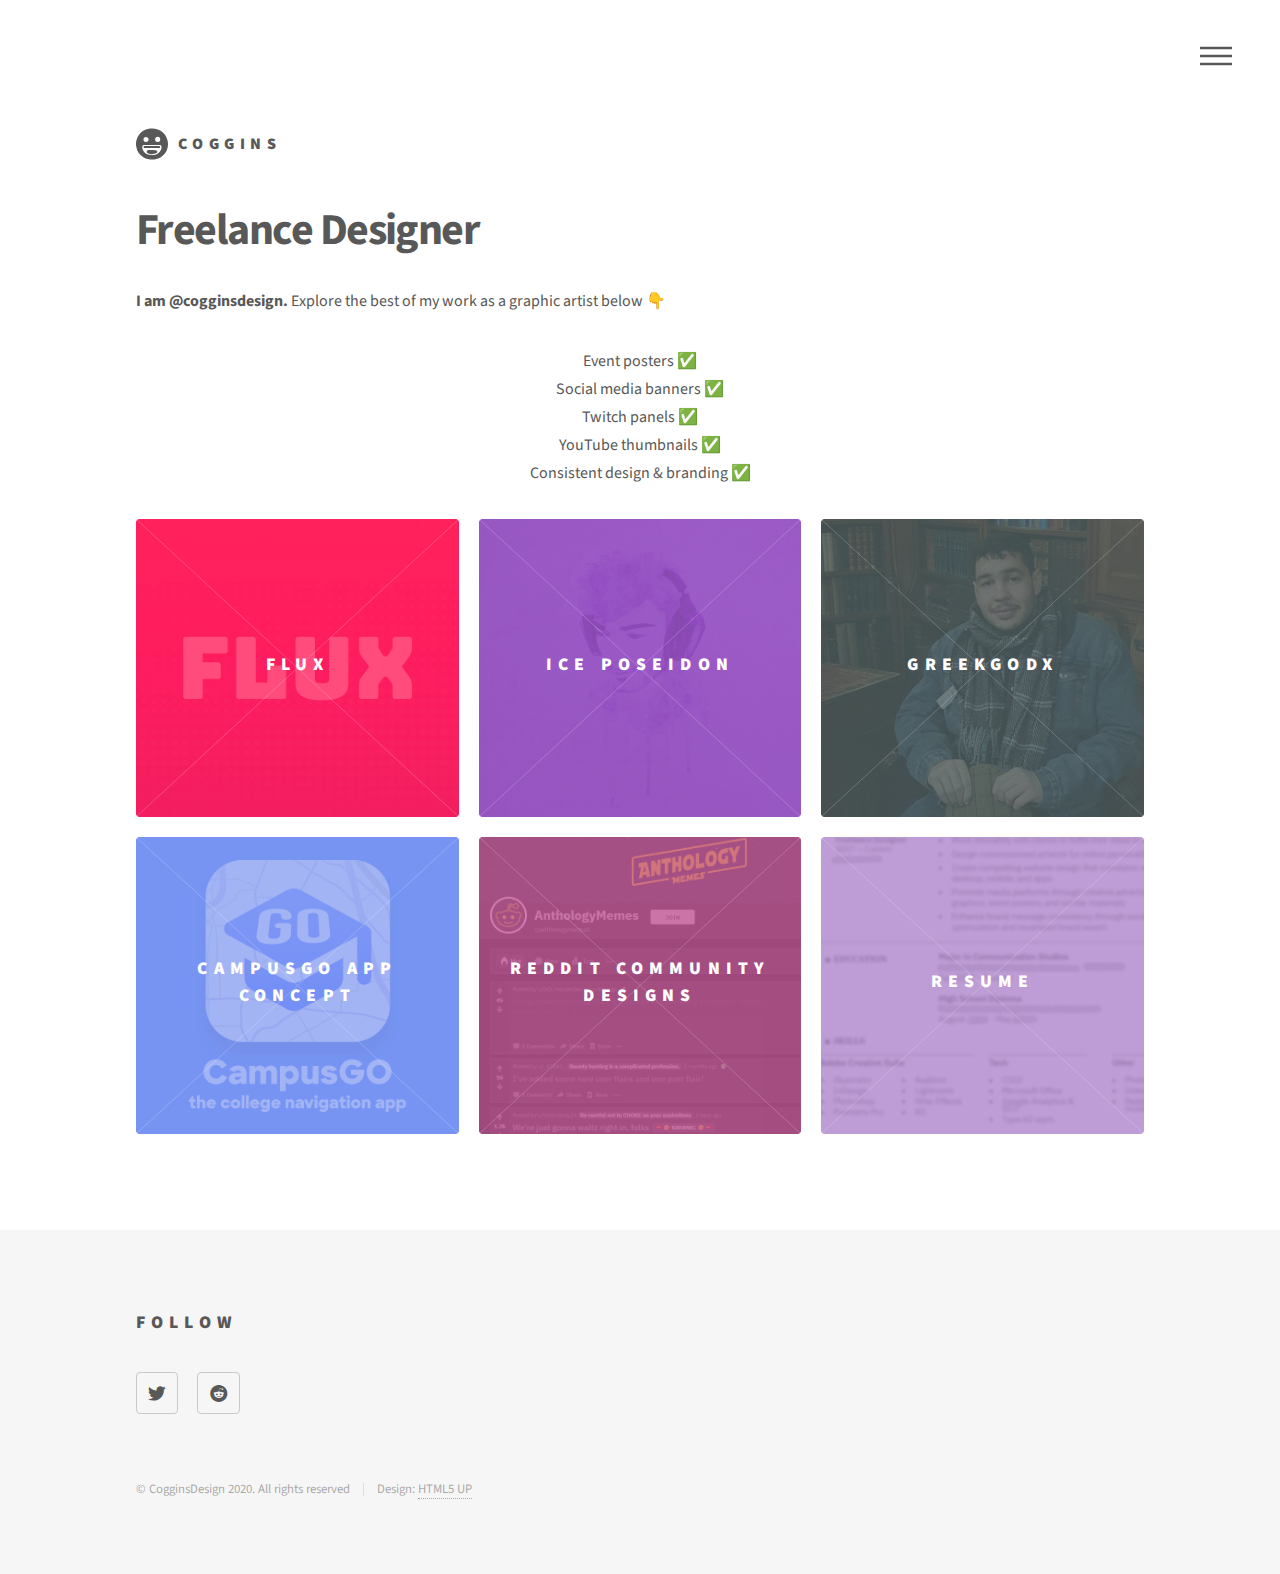
<file: index.html>
<!DOCTYPE HTML>
<!--
	Phantom by HTML5 UP
	html5up.net | @ajlkn
	Free for personal and commercial use under the CCA 3.0 license (html5up.net/license)
-->
<html>
	<head>
		<title>Design by Coggins</title>
		<meta charset="utf-8" />
		<meta name="viewport" content="width=device-width, initial-scale=1, user-scalable=no" />
		<link rel="stylesheet" href="assets/css/main.css" />
		<noscript><link rel="stylesheet" href="assets/css/noscript.css" /></noscript>
        <link rel="shortcut icon" type="image/x-icon" href="favicon.ico">
	</head>
	<body class="is-preload">
		<!-- Wrapper -->
			<div id="wrapper">

				<!-- Header -->
					<header id="header">
						<div class="inner">

							<!-- Logo -->
								<a href="index.html" class="logo">
									<span class="symbol"><img src="images/logo.svg" alt="" /></span><span class="title">Coggins</span>
								</a>

							<!-- Nav -->
								<nav>
									<ul>
										<li><a href="#menu">Menu</a></li>
									</ul>
								</nav>

						</div>
					</header>

				<!-- Menu -->
					<nav id="menu">
						<h2>Menu</h2>
						<ul>
							<li><a href="index.html">Home</a></li>
							<li><a href="Flux.html">Flux</a></li>
							<li><a href="Ice-Poseidon.html">Ice Poseidon</a></li>
							<li><a href="Greekgodx.html">Greekgodx</a></li>
							<li><a href="campusgo.html">CampusGO</a></li>
							<li><a href="community-designs.html">Reddit Designs</a></li>
							<li><a href="resume.html">Resume</a></li>
						</ul>
					</nav>

				<!-- Main -->
					<div id="main">
						<div class="inner">
							<header>
								<h1>Freelance Designer</h1>
								<p><b>I am @cogginsdesign.</b> Explore the best of my work as a graphic artist below 👇</p>
							</header>
                            <section class="center">
                                <p>Event posters ✅ <br> Social media banners ✅ <br> Twitch panels ✅<br> YouTube thumbnails ✅ <br> Consistent design & branding ✅</p>
                                </section>
							<section class="tiles">
								<article class="style6">
									<span class="image">
										<img src="images/flux.jpg" alt="" />
									</span>
									<a href="Flux.html">
										<h2>Flux</h2>
										<div class="content">
											<p>My work  with the content creation house.</p>
										</div>
									</a>
								</article>
								<article class="style1">
									<span class="image">
										<img src="images/ice.jpg" alt="" />
									</span>
									<a href="Ice-Poseidon.html">
										<h2>Ice Poseidon</h2>
										<div class="content">
											<p>My work  with the viral livestreamer.</p>
										</div>
									</a>
								</article>
								<article class="style2">
									<span class="image">
										<img src="images/ggx.jpg" alt="" />
									</span>
									<a href="Greekgodx.html">
										<h2>Greekgodx</h2>
										<div class="content">
											<p>My work with Dimitri, the face of Twitch.</p>
										</div>
									</a>
								</article>
								<article class="style3">
									<span class="image">
										<img src="images/go.jpg" alt="" />
									</span>
									<a href="campusgo.html">
										<h2>CampusGO App Concept</h2>
										<div class="content">
											<p>An exploration into the ideal college campus app.</p>
										</div>
									</a>
								</article>
								<article class="style4">
									<span class="image">
										<img src="images/reddit.jpg" alt="" />
									</span>
									<a href="community-designs.html">
										<h2>Reddit Community Designs</h2>
										<div class="content">
											<p>The challenge of having to accomodate a single design for two versions of a website.</p>
										</div>
									</a>
								</article>
								<article class="style5">
									<span class="image">
										<img src="images/resume.png" alt="" />
									</span>
									<a href="resume.html">
										<h2>Resume</h2>
										<div class="content">
											<p>My general resume.</p>
										</div>
									</a>
								</article>
							</section>
						</div>
					</div>

				<!-- Footer -->
					<footer id="footer">
						<div class="inner"> 
							<section>
								<h2>Follow</h2>
								<ul class="icons">
									<li><a href="https://twitter.com/cogginsdesign" class="icon brands style2 fa-twitter"><span class="label">Twitter</span></a></li>
									<li><a href="https://www.reddit.com/user/cogginscx" class="icon brands style2 fa-reddit"><span class="label">Reddit</span></a></li>
								</ul>
							</section>
							<ul class="copyright">
								<li>&copy; CogginsDesign 2020. All rights reserved</li><li>Design: <a href="http://html5up.net">HTML5 UP</a></li>
							</ul>
						</div>
					</footer>

			</div>

		<!-- Scripts -->
			<script src="assets/js/jquery.min.js"></script>
			<script src="assets/js/browser.min.js"></script>
			<script src="assets/js/breakpoints.min.js"></script>
			<script src="assets/js/util.js"></script>
			<script src="assets/js/main.js"></script>

	</body>
</html>
</file>
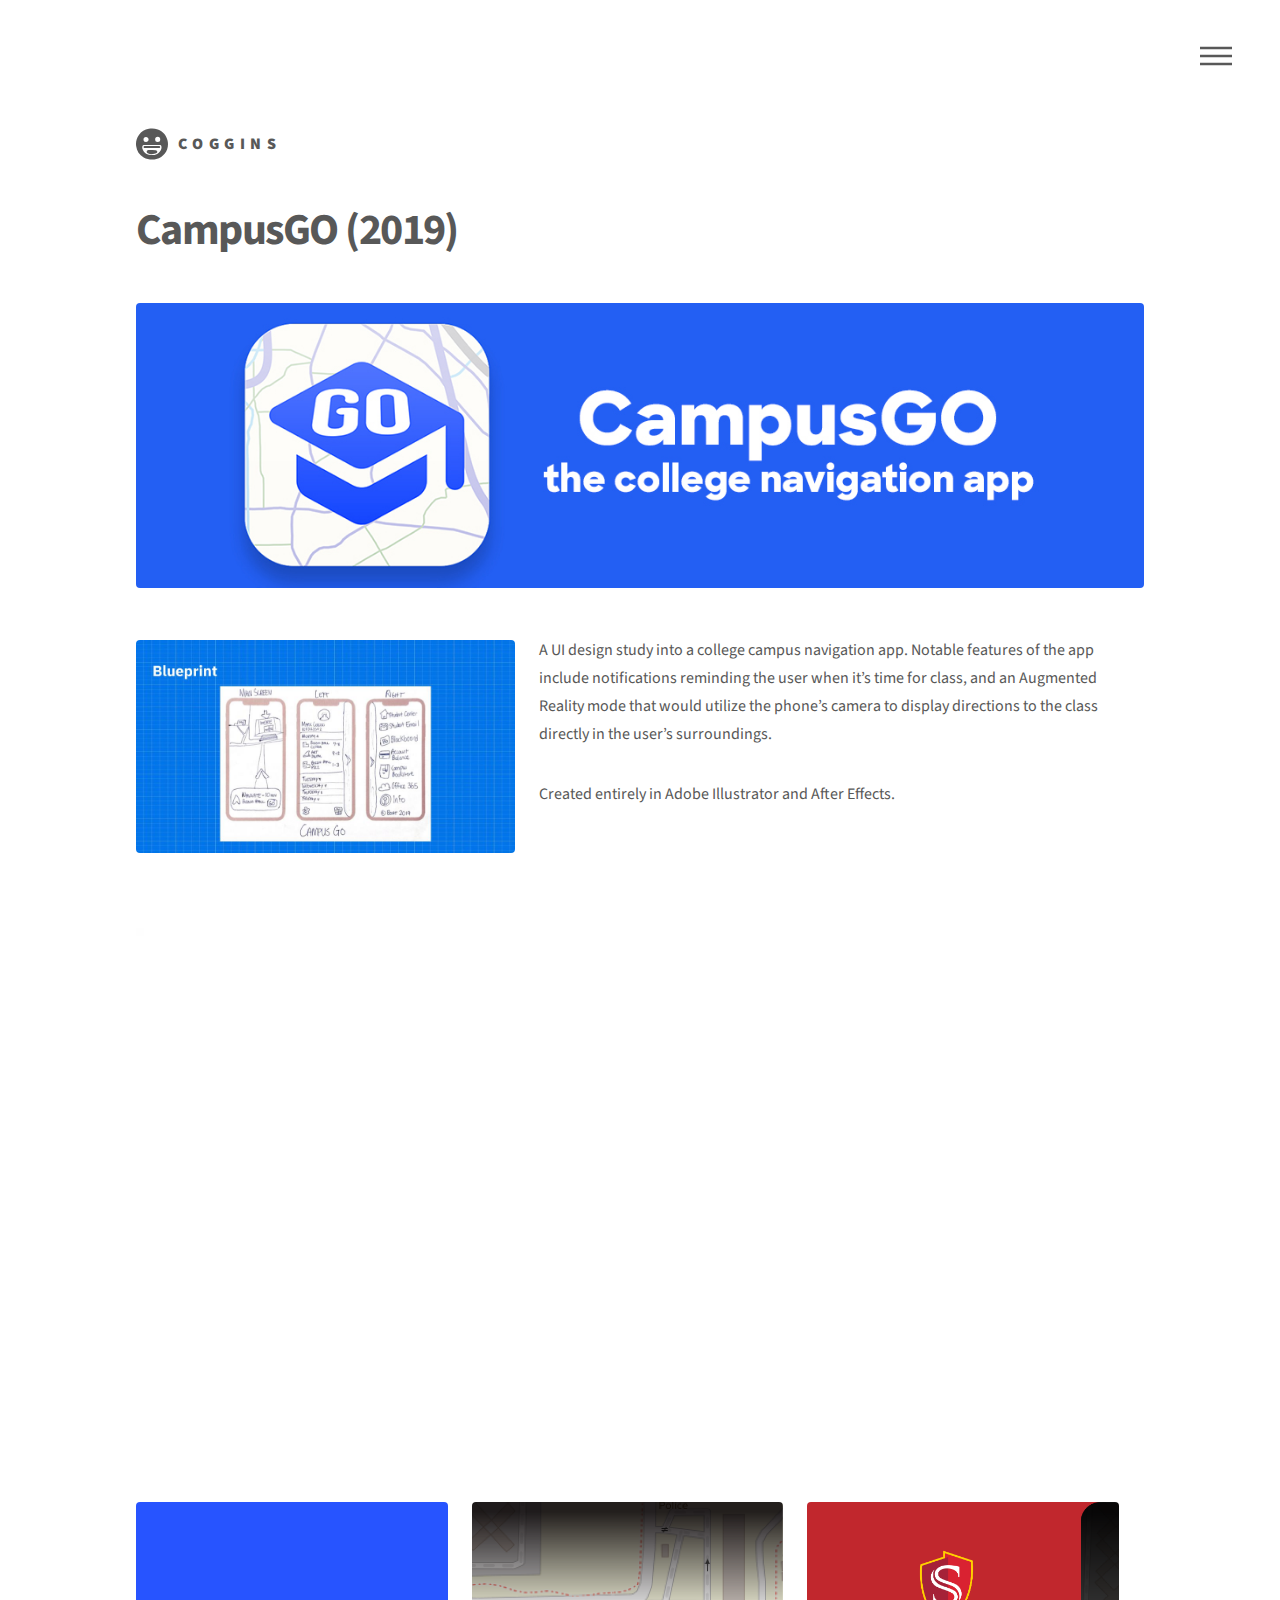
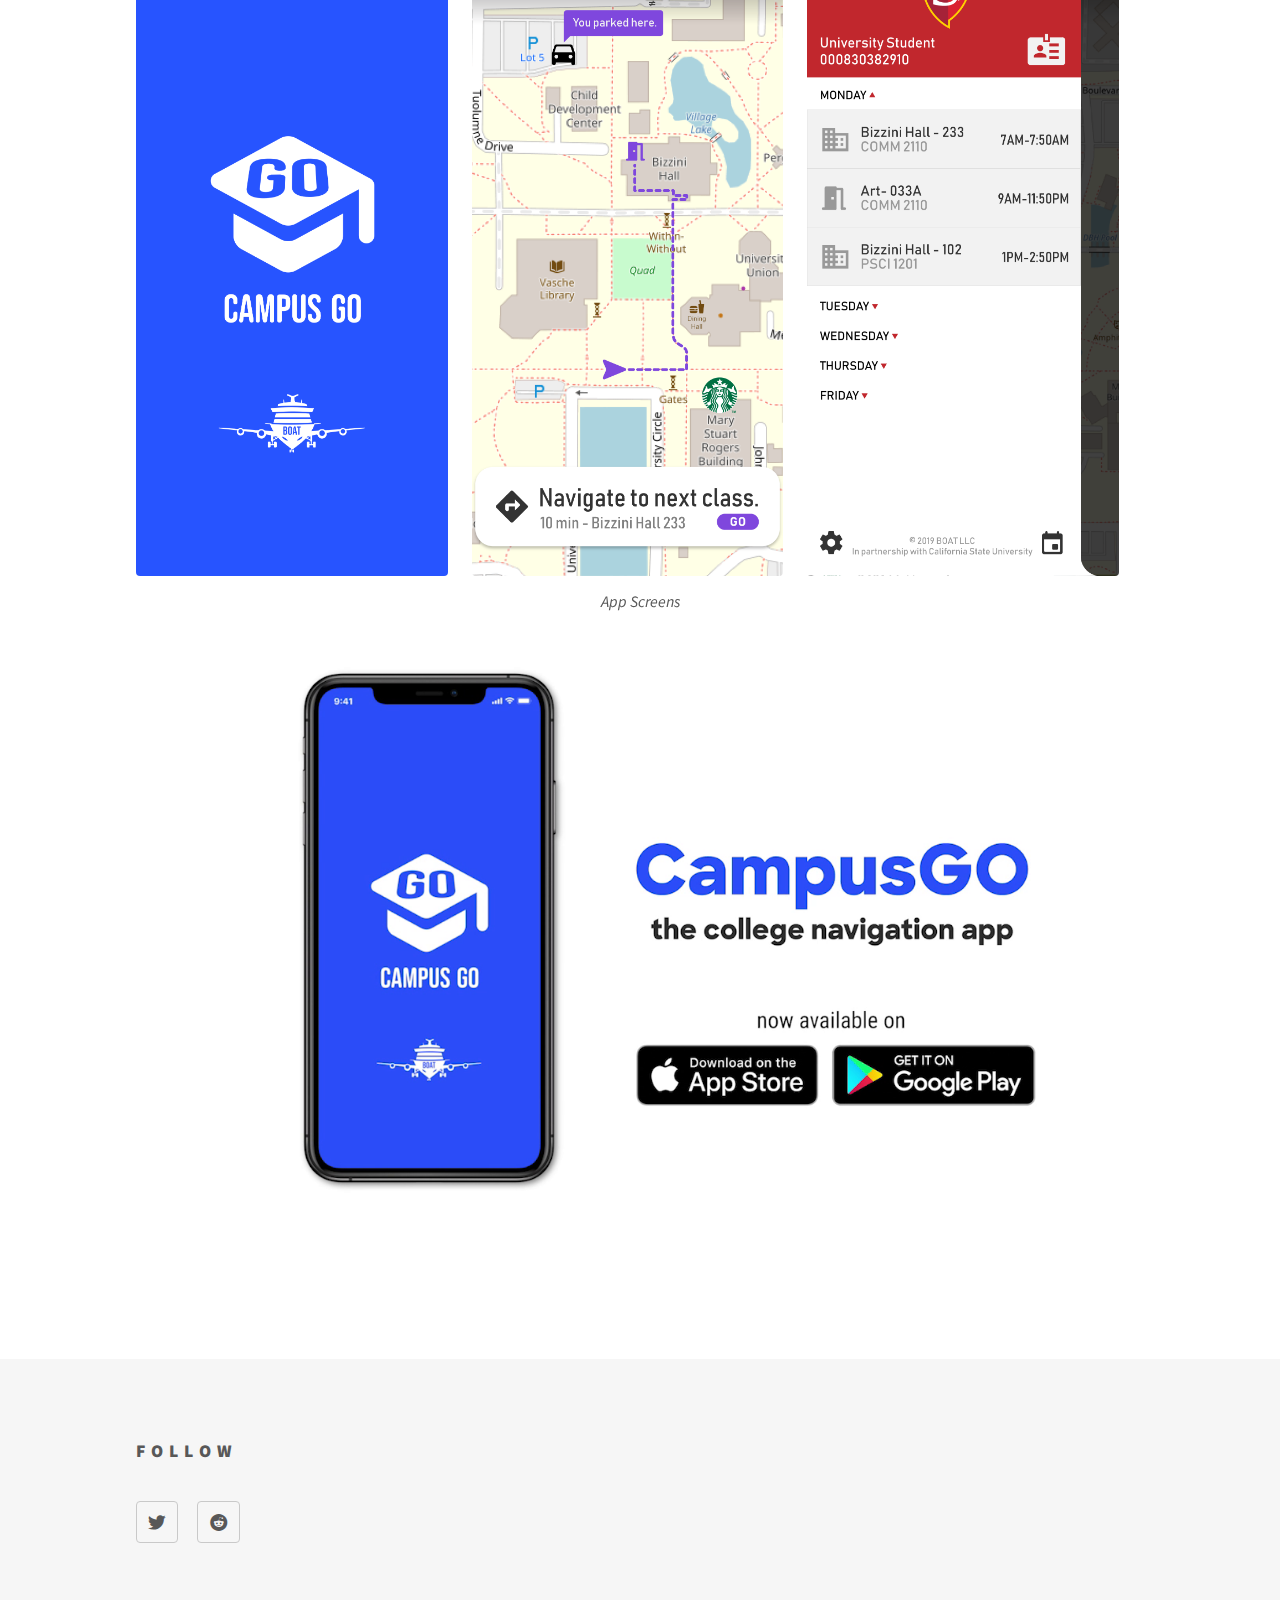
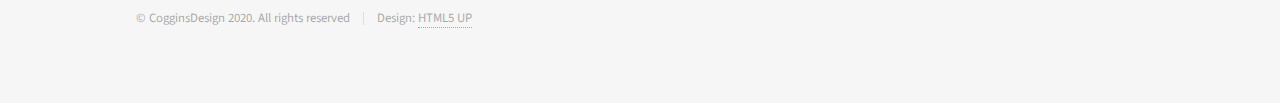
<file: campusgo.html>
<!DOCTYPE HTML>
<!--
	Phantom by HTML5 UP
	html5up.net | @ajlkn
	Free for personal and commercial use under the CCA 3.0 license (html5up.net/license)
-->
<html>
	<head>
		<title>CampusGO - Design by Coggins</title>
		<meta charset="utf-8" />
		<meta name="viewport" content="width=device-width, initial-scale=1, user-scalable=no" />
		<link rel="stylesheet" href="assets/css/main.css" />
		<noscript><link rel="stylesheet" href="assets/css/noscript.css" /></noscript>
	</head>
	<body class="is-preload">
		<!-- Wrapper -->
			<div id="wrapper">

				<!-- Header -->
					<header id="header">
						<div class="inner">

							<!-- Logo -->
								<a href="index.html" class="logo">
									<span class="symbol"><img src="images/logo.svg" alt="" /></span><span class="title">Coggins</span>
								</a>

							<!-- Nav -->
								<nav>
									<ul>
										<li><a href="#menu">Menu</a></li>
									</ul>
								</nav>

						</div>
					</header>

				<!-- Menu -->
					<nav id="menu">
						<h2>Menu</h2>
						<ul>
							<li><a href="index.html">Home</a></li>
							<li><a href="Flux.html">Flux</a></li>
							<li><a href="Ice-Poseidon.html">Ice Poseidon</a></li>
							<li><a href="Greekgodx.html">Greekgodx</a></li>
							<li><a href="campusgo.html">CampusGO</a></li>
							<li><a href="community-designs.html">Reddit Designs</a></li>
							<li><a href="resume.html">Resume</a></li>
						</ul>
					</nav>

				<!-- Main -->
					<div id="main">
						<div class="inner">
							<h1>CampusGO (2019)</h1>
							<span class="image main"><img src="images/gobanner.jpg" alt="" /></span>
                            <div class="container"><a href="images/goblueprints.jpg" target="_blank"><span class="image left"><img src="images/goblueprints.jpg" alt="" /><div class="middle"><div class="text">Full Size</div></div></span></a></div>
                             <p>A UI design study into a college campus navigation app. Notable features of the app include notifications reminding the user when it’s time for class, and an Augmented Reality mode that would utilize the phone’s camera to display directions to the class directly in the user’s surroundings.</p> <p>Created entirely in Adobe Illustrator and After Effects.</p>
                            <p><br><br></p>
                            <div class="block"> <video playsinline muted autoplay loop width="100%"><source src="images/campusCOMP.mp4" type="video/mp4"></video>
                             <div class="three image"><div class="container"><a href="images/go3.png" target="_blank"><span class="small image"><img src="images/go3.png" alt=""/><div class="middle"><div class="text">Full Size</div></div></span></a></div>
                             <div class="container"><a href="images/go1.png" target="_blank"><span class="small image"><img src="images/go1.png" alt=""/><div class="middle"><div class="text">Full Size</div></div></span></a></div>
                             <div class="container"><a href="images/go2.png" target="_blank"><span class="small image"><img src="images/go2.png" alt=""/><div class="middle"><div class="text">Full Size</div></div></span></a></div><p><i>App Screens</i></p>
							<span class="image main"><img src="images/goSplash.png" alt="" /></span>
						</div></div>
					</div></div>

				<!-- Footer -->
					<footer id="footer">
						<div class="inner"> 
							<section>
								<h2>Follow</h2>
								<ul class="icons">
									<li><a href="https://twitter.com/cogginsdesign" class="icon brands style2 fa-twitter"><span class="label">Twitter</span></a></li>
									<li><a href="https://www.reddit.com/user/cogginscx" class="icon brands style2 fa-reddit"><span class="label">Reddit</span></a></li>
								</ul>
							</section>
							<ul class="copyright">
								<li>&copy; CogginsDesign 2020. All rights reserved</li><li>Design: <a href="http://html5up.net">HTML5 UP</a></li>
							</ul>
						</div>
					</footer>
			</div>

		<!-- Scripts -->
			<script src="assets/js/jquery.min.js"></script>
			<script src="assets/js/browser.min.js"></script>
			<script src="assets/js/breakpoints.min.js"></script>
			<script src="assets/js/util.js"></script>
			<script src="assets/js/main.js"></script>

	</body>
</html>
</file>
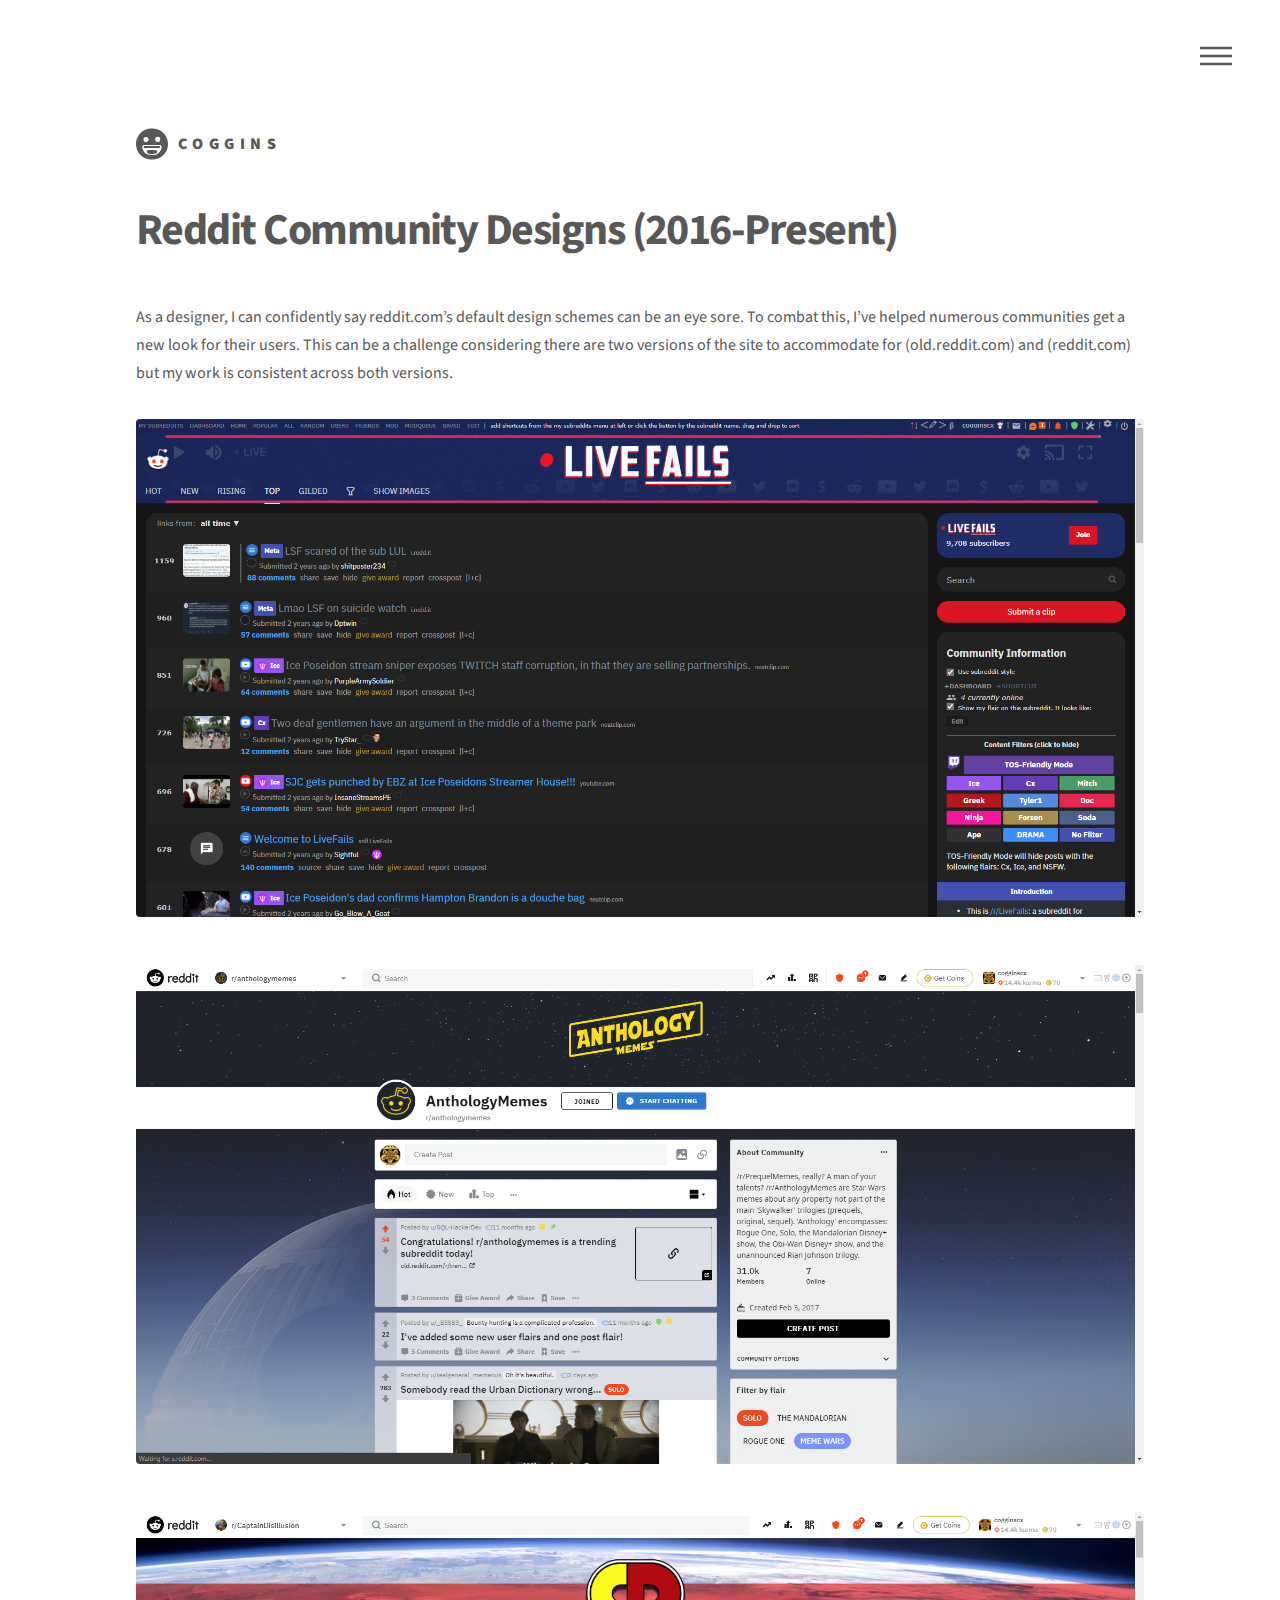
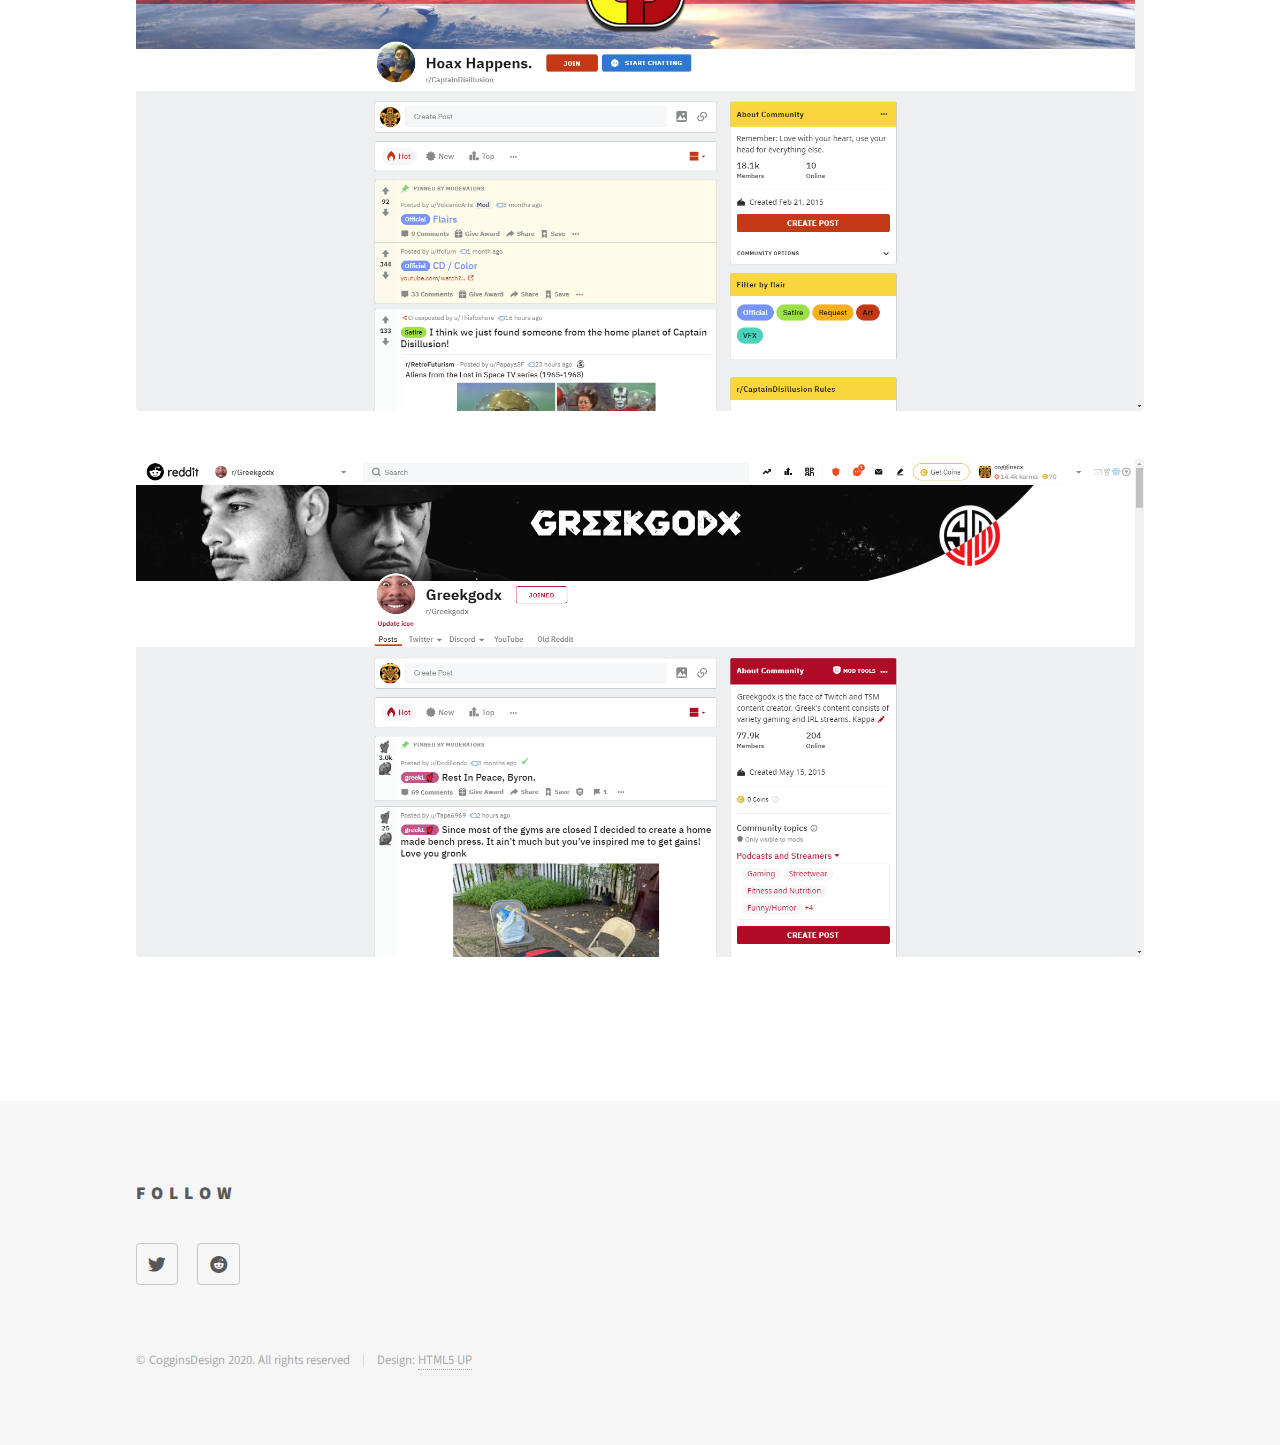
<file: community-designs.html>
<!DOCTYPE HTML>
<!--
	Phantom by HTML5 UP
	html5up.net | @ajlkn
	Free for personal and commercial use under the CCA 3.0 license (html5up.net/license)
-->
<html>
	<head>
		<title>Communities - Design by Coggins</title>
		<meta charset="utf-8" />
		<meta name="viewport" content="width=device-width, initial-scale=1, user-scalable=no" />
		<link rel="stylesheet" href="assets/css/main.css" />
		<noscript><link rel="stylesheet" href="assets/css/noscript.css" /></noscript>
	</head>
	<body class="is-preload">
		<!-- Wrapper -->
			<div id="wrapper">

				<!-- Header -->
					<header id="header">
						<div class="inner">

							<!-- Logo -->
								<a href="index.html" class="logo">
									<span class="symbol"><img src="images/logo.svg" alt="" /></span><span class="title">Coggins</span>
								</a>

							<!-- Nav -->
								<nav>
									<ul>
										<li><a href="#menu">Menu</a></li>
									</ul>
								</nav>

						</div>
					</header>

				<!-- Menu -->
					<nav id="menu">
						<h2>Menu</h2>
						<ul>
							<li><a href="index.html">Home</a></li>
							<li><a href="Flux.html">Flux</a></li>
							<li><a href="Ice-Poseidon.html">Ice Poseidon</a></li>
							<li><a href="Greekgodx.html">Greekgodx</a></li>
							<li><a href="campusgo.html">CampusGO</a></li>
							<li><a href="community-designs.html">Reddit Designs</a></li>
							<li><a href="resume.html">Resume</a></li>
						</ul>
					</nav>

				<!-- Main -->
					<div id="main">
						<div class="inner">
							<h1>Reddit Community Designs (2016-Present)</h1>
							<p>As a designer, I can confidently say reddit.com’s default design schemes can be an eye sore. To combat this, I’ve helped numerous communities get a new look for their users. This can be a challenge considering there are two versions of the site to accommodate for (old.reddit.com) and (reddit.com) but my work is consistent across both versions.</p>
							<span class="image main"><img src="images/reddit/livefails.png" alt="" /></span>
							<span class="image main"><img src="images/reddit/anthology.png" alt="" /></span>
							<span class="image main"><img src="images/reddit/cd.png" alt="" /></span>
							<span class="image main"><img src="images/reddit/ggx.png" alt="" /></span>
						</div>
					</div>

				<!-- Footer -->
					<footer id="footer">
						<div class="inner"> 
							<section>
								<h2>Follow</h2>
								<ul class="icons">
									<li><a href="https://twitter.com/cogginsdesign" class="icon brands style2 fa-twitter"><span class="label">Twitter</span></a></li>
									<li><a href="https://www.reddit.com/user/cogginscx" class="icon brands style2 fa-reddit"><span class="label">Reddit</span></a></li>
								</ul>
							</section>
							<ul class="copyright">
								<li>&copy; CogginsDesign 2020. All rights reserved</li><li>Design: <a href="http://html5up.net">HTML5 UP</a></li>
							</ul>
						</div>
					</footer>
			</div>

		<!-- Scripts -->
			<script src="assets/js/jquery.min.js"></script>
			<script src="assets/js/browser.min.js"></script>
			<script src="assets/js/breakpoints.min.js"></script>
			<script src="assets/js/util.js"></script>
			<script src="assets/js/main.js"></script>

	</body>
</html>
</file>
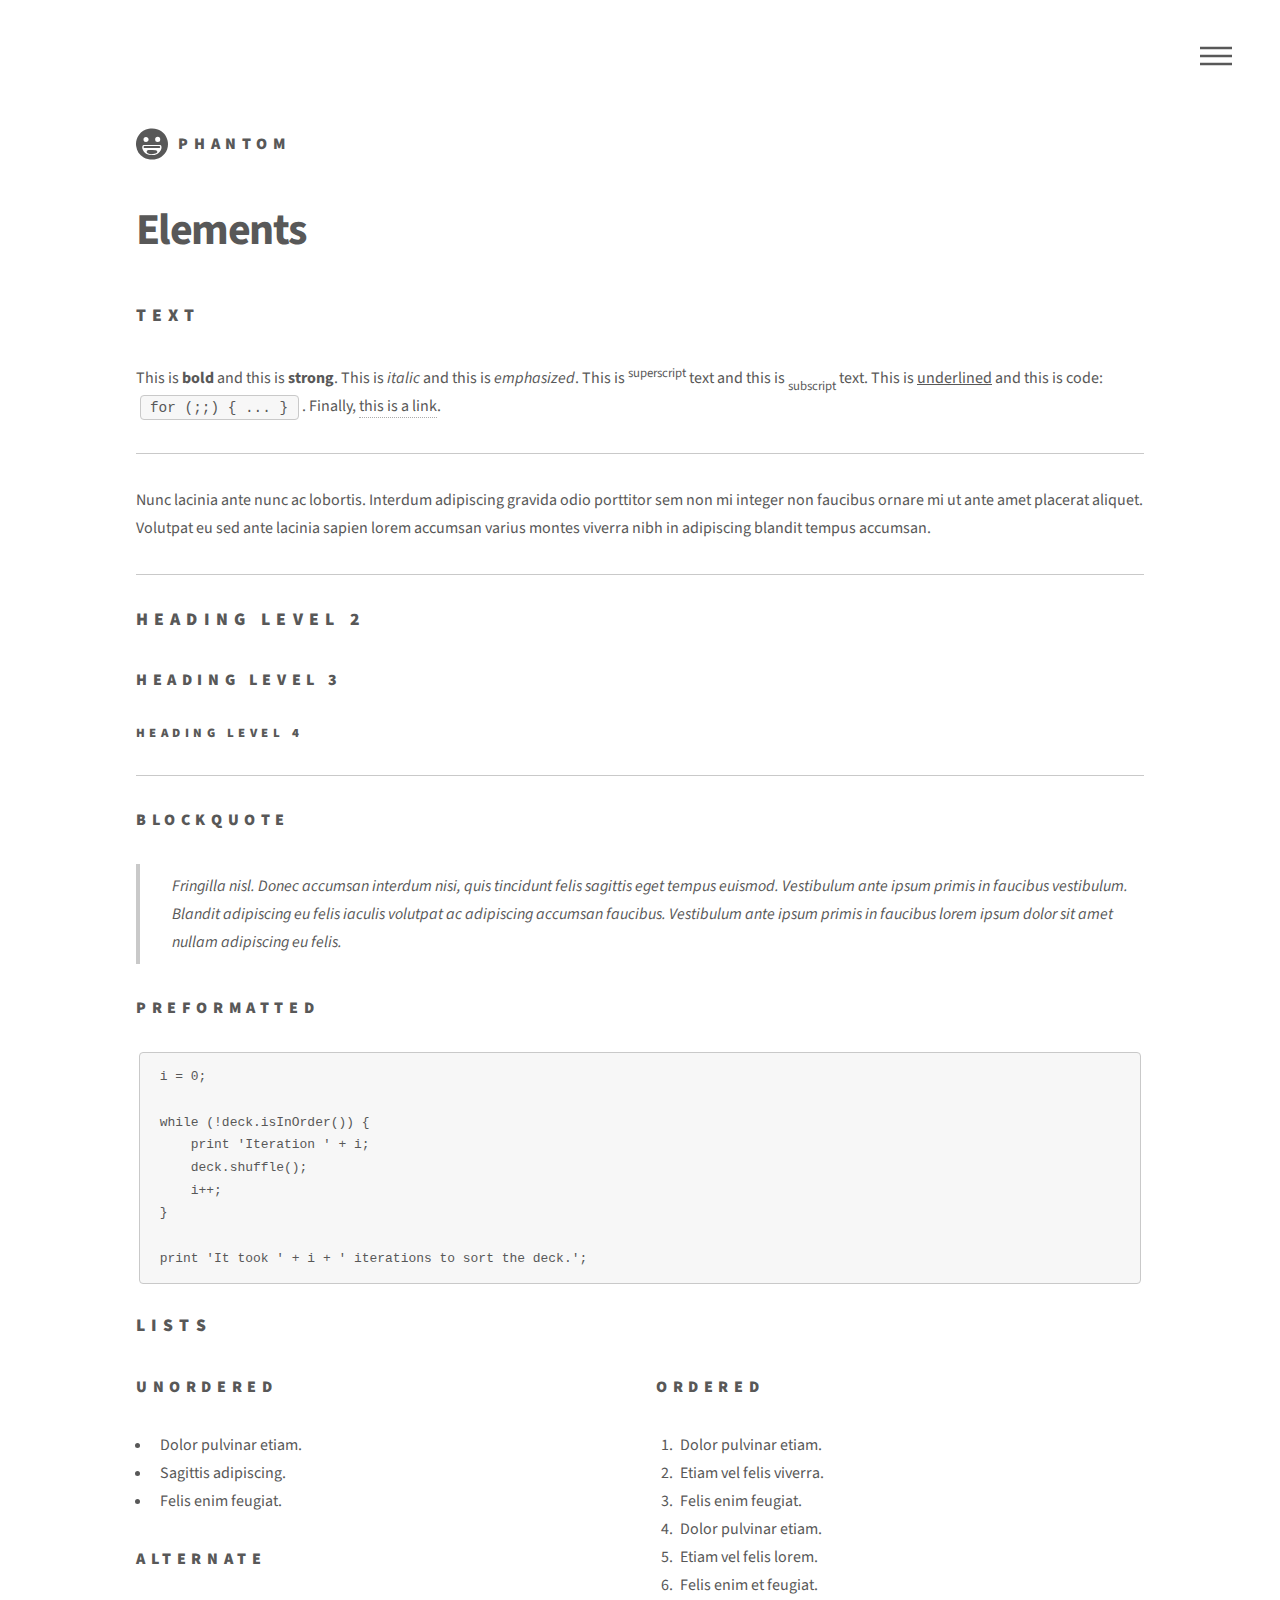
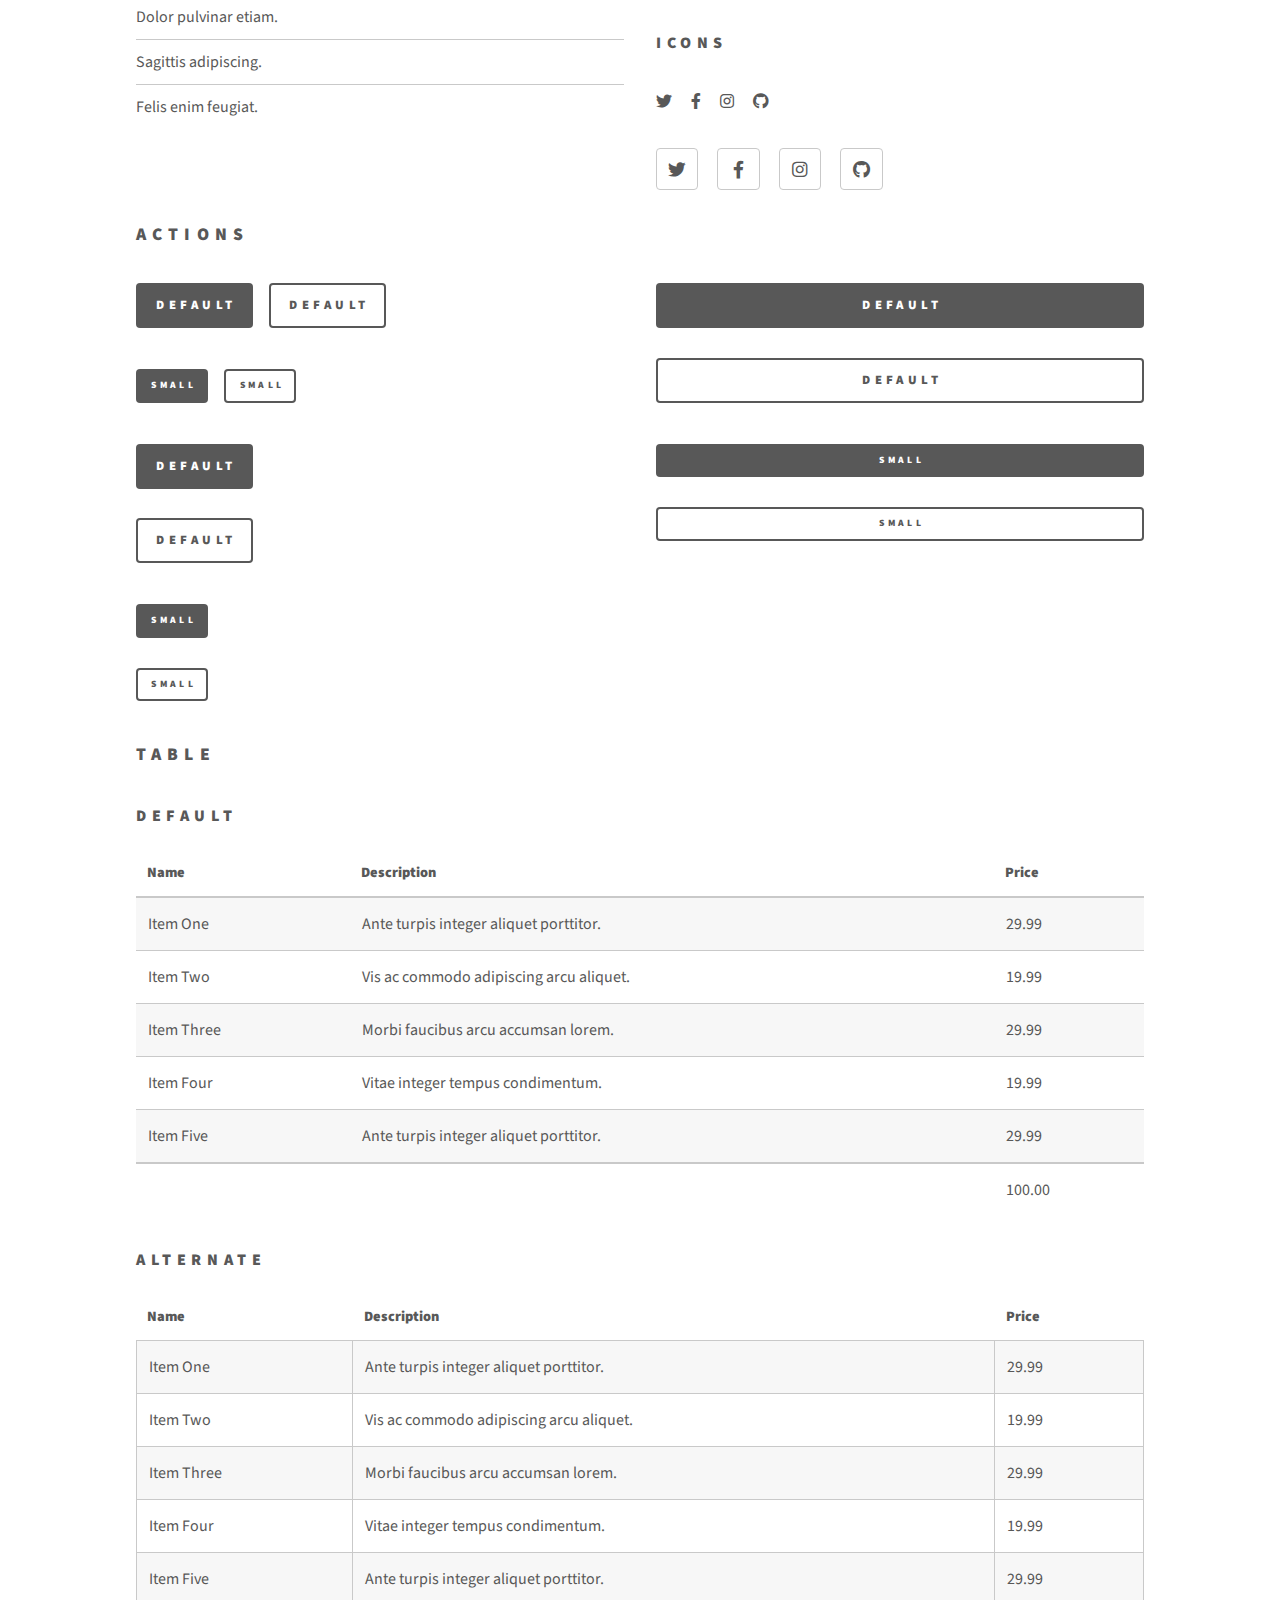
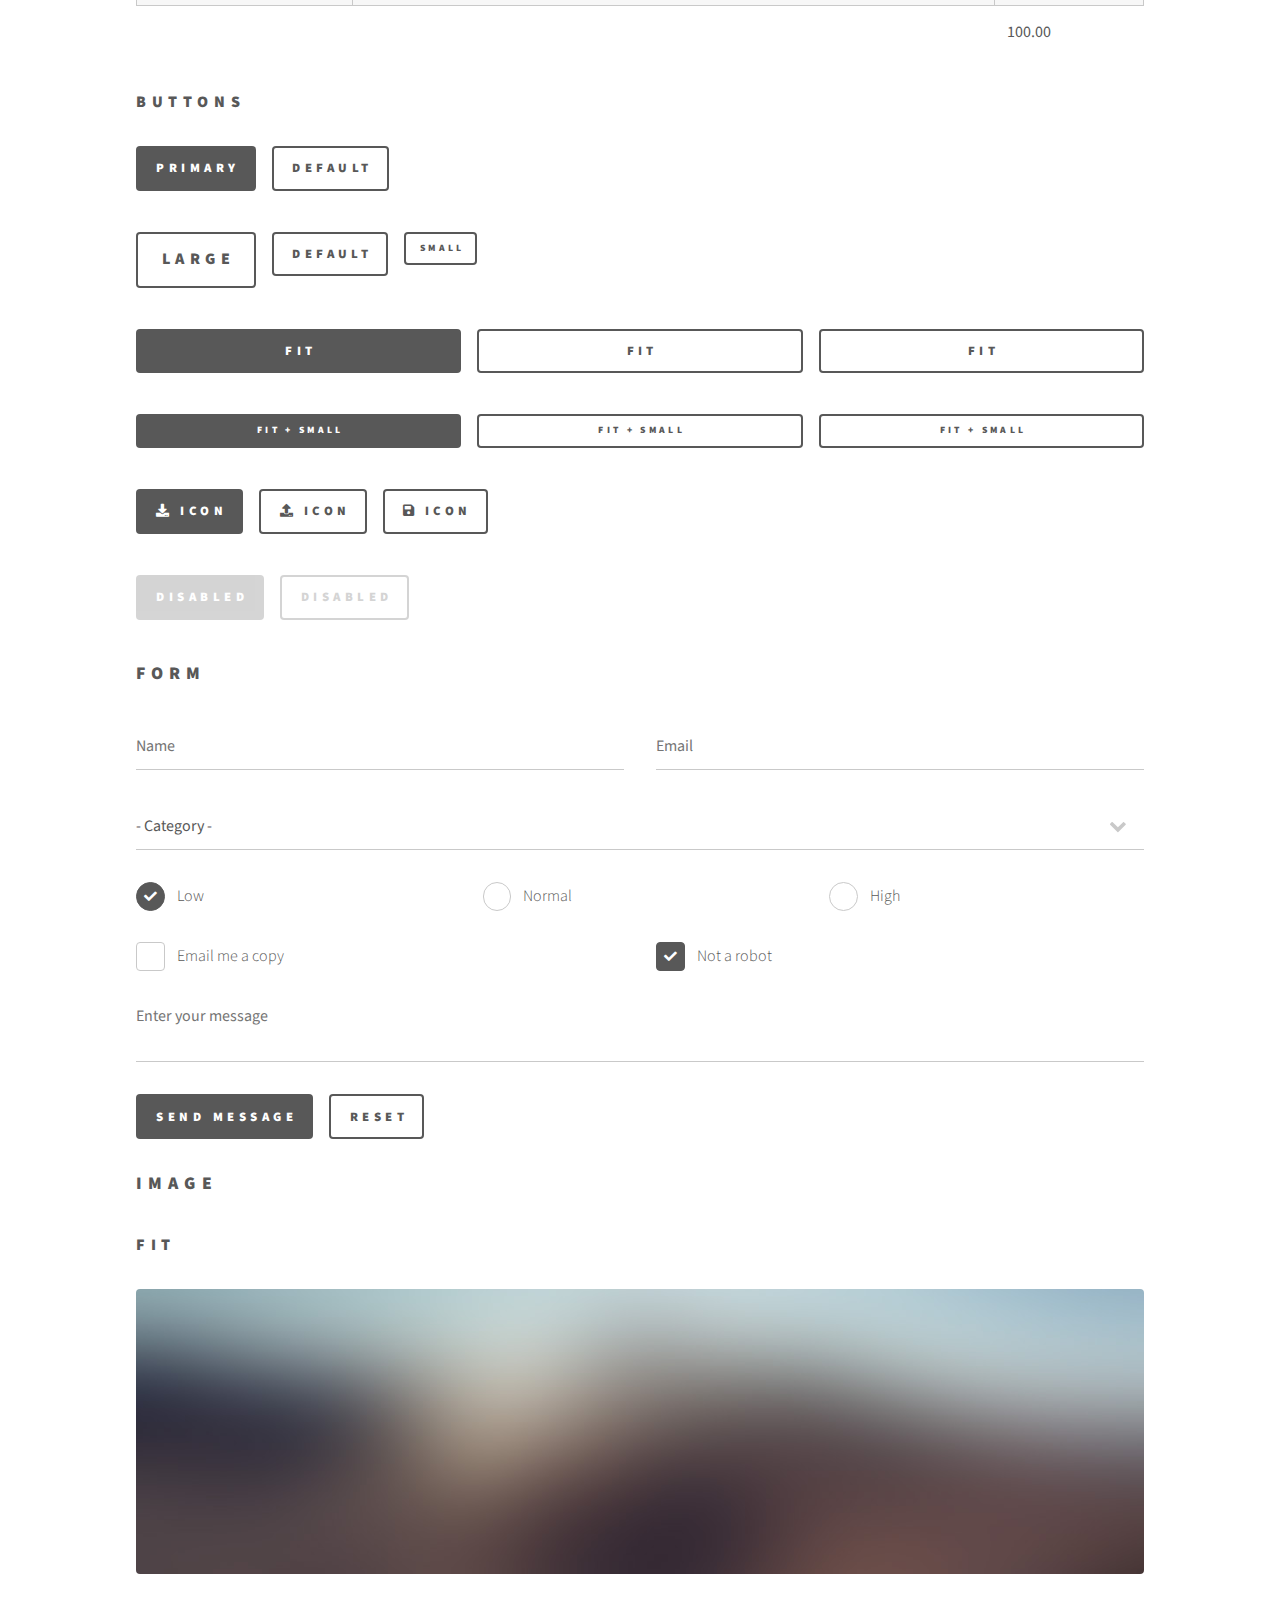
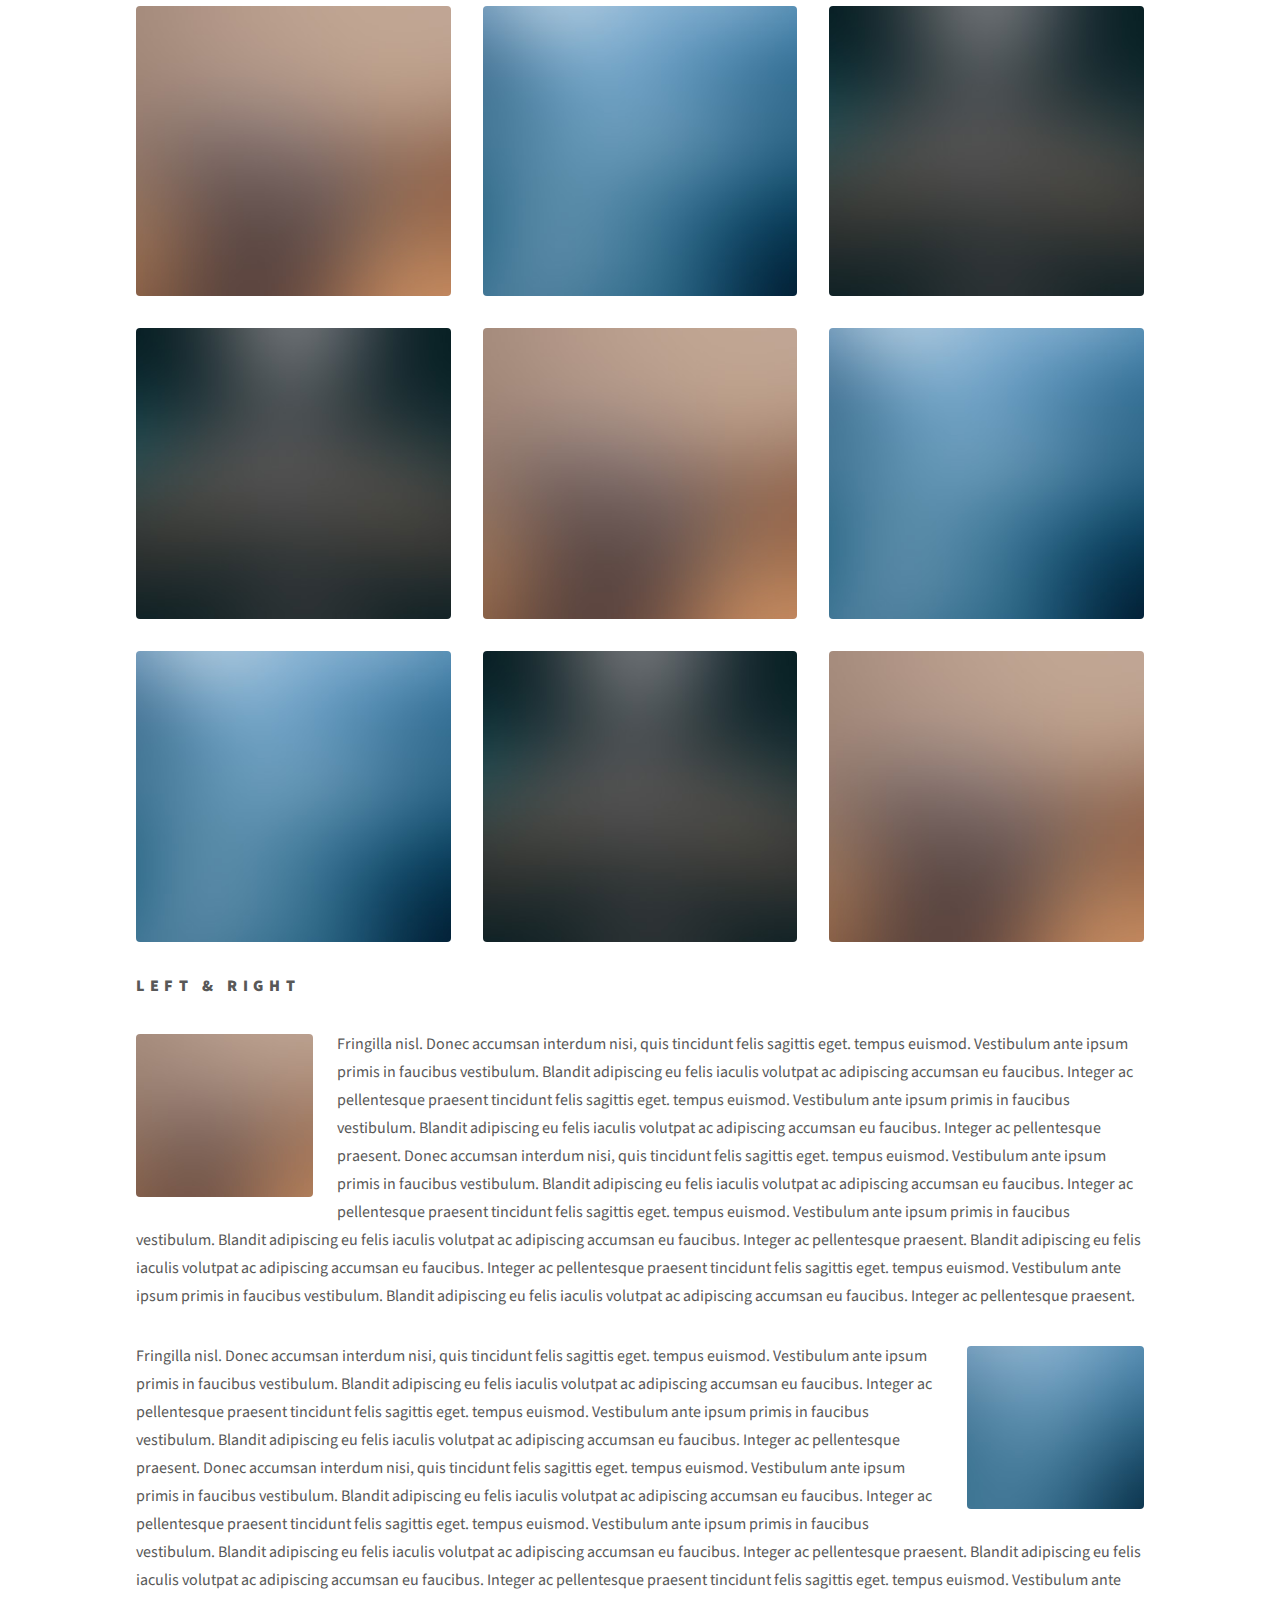
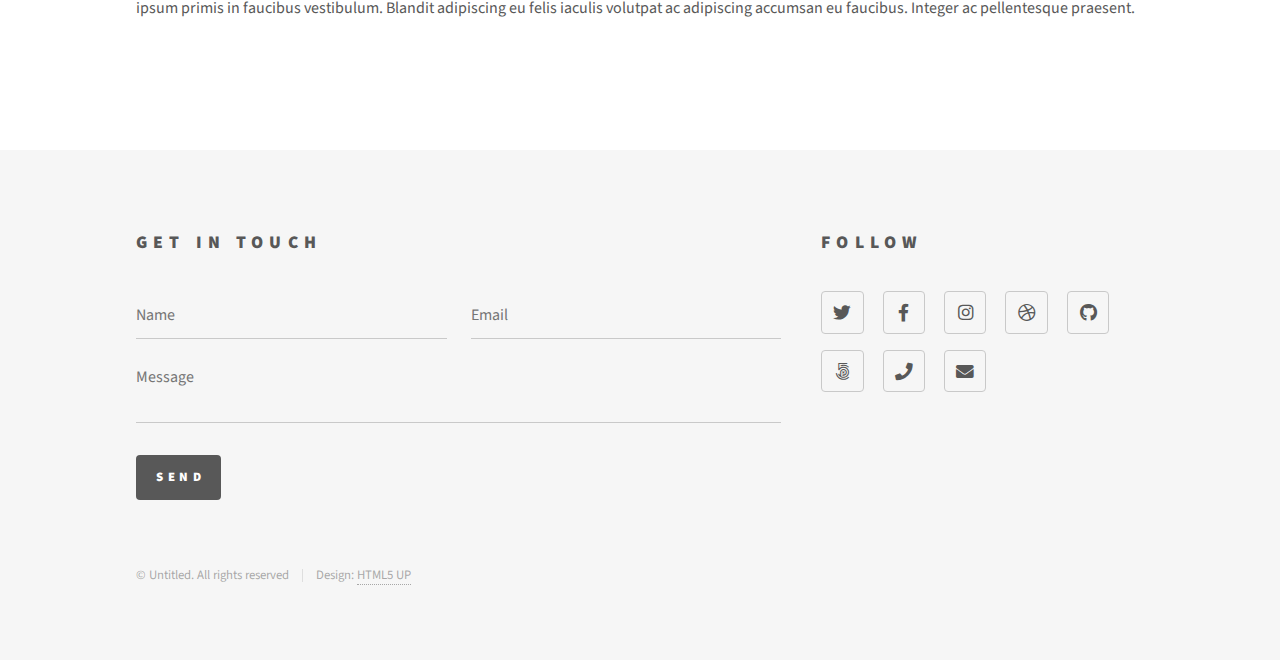
<file: elements.html>
<!DOCTYPE HTML>
<!--
	Phantom by HTML5 UP
	html5up.net | @ajlkn
	Free for personal and commercial use under the CCA 3.0 license (html5up.net/license)
-->
<html>
	<head>
		<title>Elements - Phantom by HTML5 UP</title>
		<meta charset="utf-8" />
		<meta name="viewport" content="width=device-width, initial-scale=1, user-scalable=no" />
		<link rel="stylesheet" href="assets/css/main.css" />
		<noscript><link rel="stylesheet" href="assets/css/noscript.css" /></noscript>
	</head>
	<body class="is-preload">
		<!-- Wrapper -->
			<div id="wrapper">

				<!-- Header -->
					<header id="header">
						<div class="inner">

							<!-- Logo -->
								<a href="index.html" class="logo">
									<span class="symbol"><img src="images/logo.svg" alt="" /></span><span class="title">Phantom</span>
								</a>

							<!-- Nav -->
								<nav>
									<ul>
										<li><a href="#menu">Menu</a></li>
									</ul>
								</nav>

						</div>
					</header>

				<!-- Menu -->
					<nav id="menu">
						<h2>Menu</h2>
						<ul>
							<li><a href="index.html">Home</a></li>
							<li><a href="generic.html">Ipsum veroeros</a></li>
							<li><a href="generic.html">Tempus etiam</a></li>
							<li><a href="generic.html">Consequat dolor</a></li>
							<li><a href="elements.html">Elements</a></li>
						</ul>
					</nav>

				<!-- Main -->
					<div id="main">
						<div class="inner">
							<h1>Elements</h1>

							<!-- Text -->
								<section>
									<h2>Text</h2>
									<p>This is <b>bold</b> and this is <strong>strong</strong>. This is <i>italic</i> and this is <em>emphasized</em>.
									This is <sup>superscript</sup> text and this is <sub>subscript</sub> text.
									This is <u>underlined</u> and this is code: <code>for (;;) { ... }</code>. Finally, <a href="#">this is a link</a>.</p>
									<hr />
									<p>Nunc lacinia ante nunc ac lobortis. Interdum adipiscing gravida odio porttitor sem non mi integer non faucibus ornare mi ut ante amet placerat aliquet. Volutpat eu sed ante lacinia sapien lorem accumsan varius montes viverra nibh in adipiscing blandit tempus accumsan.</p>
									<hr />
									<h2>Heading Level 2</h2>
									<h3>Heading Level 3</h3>
									<h4>Heading Level 4</h4>
									<hr />
									<h3>Blockquote</h3>
									<blockquote>Fringilla nisl. Donec accumsan interdum nisi, quis tincidunt felis sagittis eget tempus euismod. Vestibulum ante ipsum primis in faucibus vestibulum. Blandit adipiscing eu felis iaculis volutpat ac adipiscing accumsan faucibus. Vestibulum ante ipsum primis in faucibus lorem ipsum dolor sit amet nullam adipiscing eu felis.</blockquote>
									<h3>Preformatted</h3>
									<pre><code>i = 0;

while (!deck.isInOrder()) {
    print 'Iteration ' + i;
    deck.shuffle();
    i++;
}

print 'It took ' + i + ' iterations to sort the deck.';</code></pre>
								</section>

							<!-- Lists -->
								<section>
									<h2>Lists</h2>
									<div class="row">
										<div class="col-6 col-12-medium">
											<h3>Unordered</h3>
											<ul>
												<li>Dolor pulvinar etiam.</li>
												<li>Sagittis adipiscing.</li>
												<li>Felis enim feugiat.</li>
											</ul>
											<h3>Alternate</h3>
											<ul class="alt">
												<li>Dolor pulvinar etiam.</li>
												<li>Sagittis adipiscing.</li>
												<li>Felis enim feugiat.</li>
											</ul>
										</div>
										<div class="col-6 col-12-medium">
											<h3>Ordered</h3>
											<ol>
												<li>Dolor pulvinar etiam.</li>
												<li>Etiam vel felis viverra.</li>
												<li>Felis enim feugiat.</li>
												<li>Dolor pulvinar etiam.</li>
												<li>Etiam vel felis lorem.</li>
												<li>Felis enim et feugiat.</li>
											</ol>
											<h3>Icons</h3>
											<ul class="icons">
												<li><a href="#" class="icon brands style1 fa-twitter"><span class="label">Twitter</span></a></li>
												<li><a href="#" class="icon brands style1 fa-facebook-f"><span class="label">Facebook</span></a></li>
												<li><a href="#" class="icon brands style1 fa-instagram"><span class="label">Instagram</span></a></li>
												<li><a href="#" class="icon brands style1 fa-github"><span class="label">Github</span></a></li>
											</ul>
											<ul class="icons">
												<li><a href="#" class="icon brands style2 fa-twitter"><span class="label">Twitter</span></a></li>
												<li><a href="#" class="icon brands style2 fa-facebook-f"><span class="label">Facebook</span></a></li>
												<li><a href="#" class="icon brands style2 fa-instagram"><span class="label">Instagram</span></a></li>
												<li><a href="#" class="icon brands style2 fa-github"><span class="label">Github</span></a></li>
											</ul>
										</div>
									</div>
									<h2>Actions</h2>
									<div class="row">
										<div class="col-6 col-12-medium">
											<ul class="actions">
												<li><a href="#" class="button primary">Default</a></li>
												<li><a href="#" class="button">Default</a></li>
											</ul>
											<ul class="actions small">
												<li><a href="#" class="button primary small">Small</a></li>
												<li><a href="#" class="button small">Small</a></li>
											</ul>
											<ul class="actions stacked">
												<li><a href="#" class="button primary">Default</a></li>
												<li><a href="#" class="button">Default</a></li>
											</ul>
											<ul class="actions stacked">
												<li><a href="#" class="button primary small">Small</a></li>
												<li><a href="#" class="button small">Small</a></li>
											</ul>
										</div>
										<div class="col-6 col-12-medium">
											<ul class="actions stacked">
												<li><a href="#" class="button primary fit">Default</a></li>
												<li><a href="#" class="button fit">Default</a></li>
											</ul>
											<ul class="actions stacked">
												<li><a href="#" class="button primary small fit">Small</a></li>
												<li><a href="#" class="button small fit">Small</a></li>
											</ul>
										</div>
									</div>
								</section>

							<!-- Table -->
								<section>
									<h2>Table</h2>
									<h3>Default</h3>
									<div class="table-wrapper">
										<table>
											<thead>
												<tr>
													<th>Name</th>
													<th>Description</th>
													<th>Price</th>
												</tr>
											</thead>
											<tbody>
												<tr>
													<td>Item One</td>
													<td>Ante turpis integer aliquet porttitor.</td>
													<td>29.99</td>
												</tr>
												<tr>
													<td>Item Two</td>
													<td>Vis ac commodo adipiscing arcu aliquet.</td>
													<td>19.99</td>
												</tr>
												<tr>
													<td>Item Three</td>
													<td> Morbi faucibus arcu accumsan lorem.</td>
													<td>29.99</td>
												</tr>
												<tr>
													<td>Item Four</td>
													<td>Vitae integer tempus condimentum.</td>
													<td>19.99</td>
												</tr>
												<tr>
													<td>Item Five</td>
													<td>Ante turpis integer aliquet porttitor.</td>
													<td>29.99</td>
												</tr>
											</tbody>
											<tfoot>
												<tr>
													<td colspan="2"></td>
													<td>100.00</td>
												</tr>
											</tfoot>
										</table>
									</div>

									<h3>Alternate</h3>
									<div class="table-wrapper">
										<table class="alt">
											<thead>
												<tr>
													<th>Name</th>
													<th>Description</th>
													<th>Price</th>
												</tr>
											</thead>
											<tbody>
												<tr>
													<td>Item One</td>
													<td>Ante turpis integer aliquet porttitor.</td>
													<td>29.99</td>
												</tr>
												<tr>
													<td>Item Two</td>
													<td>Vis ac commodo adipiscing arcu aliquet.</td>
													<td>19.99</td>
												</tr>
												<tr>
													<td>Item Three</td>
													<td> Morbi faucibus arcu accumsan lorem.</td>
													<td>29.99</td>
												</tr>
												<tr>
													<td>Item Four</td>
													<td>Vitae integer tempus condimentum.</td>
													<td>19.99</td>
												</tr>
												<tr>
													<td>Item Five</td>
													<td>Ante turpis integer aliquet porttitor.</td>
													<td>29.99</td>
												</tr>
											</tbody>
											<tfoot>
												<tr>
													<td colspan="2"></td>
													<td>100.00</td>
												</tr>
											</tfoot>
										</table>
									</div>
								</section>

							<!-- Buttons -->
								<section>
									<h3>Buttons</h3>
									<ul class="actions">
										<li><a href="#" class="button primary">Primary</a></li>
										<li><a href="#" class="button">Default</a></li>
									</ul>
									<ul class="actions">
										<li><a href="#" class="button large">Large</a></li>
										<li><a href="#" class="button">Default</a></li>
										<li><a href="#" class="button small">Small</a></li>
									</ul>
									<ul class="actions fit">
										<li><a href="#" class="button primary fit">Fit</a></li>
										<li><a href="#" class="button fit">Fit</a></li>
										<li><a href="#" class="button fit">Fit</a></li>
									</ul>
									<ul class="actions fit small">
										<li><a href="#" class="button primary fit small">Fit + Small</a></li>
										<li><a href="#" class="button fit small">Fit + Small</a></li>
										<li><a href="#" class="button fit small">Fit + Small</a></li>
									</ul>
									<ul class="actions">
										<li><a href="#" class="button primary icon solid fa-download">Icon</a></li>
										<li><a href="#" class="button icon solid fa-upload">Icon</a></li>
										<li><a href="#" class="button icon solid fa-save">Icon</a></li>
									</ul>
									<ul class="actions">
										<li><span class="button primary disabled">Disabled</span></li>
										<li><span class="button disabled">Disabled</span></li>
									</ul>
								</section>

							<!-- Form -->
								<section>
									<h2>Form</h2>
									<form method="post" action="#">
										<div class="row gtr-uniform">
											<div class="col-6 col-12-xsmall">
												<input type="text" name="demo-name" id="demo-name" value="" placeholder="Name" />
											</div>
											<div class="col-6 col-12-xsmall">
												<input type="email" name="demo-email" id="demo-email" value="" placeholder="Email" />
											</div>
											<div class="col-12">
												<select name="demo-category" id="demo-category">
													<option value="">- Category -</option>
													<option value="1">Manufacturing</option>
													<option value="1">Shipping</option>
													<option value="1">Administration</option>
													<option value="1">Human Resources</option>
												</select>
											</div>
											<div class="col-4 col-12-small">
												<input type="radio" id="demo-priority-low" name="demo-priority" checked>
												<label for="demo-priority-low">Low</label>
											</div>
											<div class="col-4 col-12-small">
												<input type="radio" id="demo-priority-normal" name="demo-priority">
												<label for="demo-priority-normal">Normal</label>
											</div>
											<div class="col-4 col-12-small">
												<input type="radio" id="demo-priority-high" name="demo-priority">
												<label for="demo-priority-high">High</label>
											</div>
											<div class="col-6 col-12-small">
												<input type="checkbox" id="demo-copy" name="demo-copy">
												<label for="demo-copy">Email me a copy</label>
											</div>
											<div class="col-6 col-12-small">
												<input type="checkbox" id="demo-human" name="demo-human" checked>
												<label for="demo-human">Not a robot</label>
											</div>
											<div class="col-12">
												<textarea name="demo-message" id="demo-message" placeholder="Enter your message" rows="6"></textarea>
											</div>
											<div class="col-12">
												<ul class="actions">
													<li><input type="submit" value="Send Message" class="primary" /></li>
													<li><input type="reset" value="Reset" /></li>
												</ul>
											</div>
										</div>
									</form>
								</section>

							<!-- Image -->
								<section>
									<h2>Image</h2>
									<h3>Fit</h3>
									<div class="box alt">
										<div class="row gtr-uniform">
											<div class="col-12"><span class="image fit"><img src="images/pic13.jpg" alt="" /></span></div>
											<div class="col-4"><span class="image fit"><img src="images/pic01.jpg" alt="" /></span></div>
											<div class="col-4"><span class="image fit"><img src="images/pic02.jpg" alt="" /></span></div>
											<div class="col-4"><span class="image fit"><img src="images/pic03.jpg" alt="" /></span></div>
											<div class="col-4"><span class="image fit"><img src="images/pic03.jpg" alt="" /></span></div>
											<div class="col-4"><span class="image fit"><img src="images/pic01.jpg" alt="" /></span></div>
											<div class="col-4"><span class="image fit"><img src="images/pic02.jpg" alt="" /></span></div>
											<div class="col-4"><span class="image fit"><img src="images/pic02.jpg" alt="" /></span></div>
											<div class="col-4"><span class="image fit"><img src="images/pic03.jpg" alt="" /></span></div>
											<div class="col-4"><span class="image fit"><img src="images/pic01.jpg" alt="" /></span></div>
										</div>
									</div>
									<h3>Left &amp; Right</h3>
									<p><span class="image left"><img src="images/pic14.jpg" alt="" /></span>Fringilla nisl. Donec accumsan interdum nisi, quis tincidunt felis sagittis eget. tempus euismod. Vestibulum ante ipsum primis in faucibus vestibulum. Blandit adipiscing eu felis iaculis volutpat ac adipiscing accumsan eu faucibus. Integer ac pellentesque praesent tincidunt felis sagittis eget. tempus euismod. Vestibulum ante ipsum primis in faucibus vestibulum. Blandit adipiscing eu felis iaculis volutpat ac adipiscing accumsan eu faucibus. Integer ac pellentesque praesent. Donec accumsan interdum nisi, quis tincidunt felis sagittis eget. tempus euismod. Vestibulum ante ipsum primis in faucibus vestibulum. Blandit adipiscing eu felis iaculis volutpat ac adipiscing accumsan eu faucibus. Integer ac pellentesque praesent tincidunt felis sagittis eget. tempus euismod. Vestibulum ante ipsum primis in faucibus vestibulum. Blandit adipiscing eu felis iaculis volutpat ac adipiscing accumsan eu faucibus. Integer ac pellentesque praesent. Blandit adipiscing eu felis iaculis volutpat ac adipiscing accumsan eu faucibus. Integer ac pellentesque praesent tincidunt felis sagittis eget. tempus euismod. Vestibulum ante ipsum primis in faucibus vestibulum. Blandit adipiscing eu felis iaculis volutpat ac adipiscing accumsan eu faucibus. Integer ac pellentesque praesent.</p>
									<p><span class="image right"><img src="images/pic15.jpg" alt="" /></span>Fringilla nisl. Donec accumsan interdum nisi, quis tincidunt felis sagittis eget. tempus euismod. Vestibulum ante ipsum primis in faucibus vestibulum. Blandit adipiscing eu felis iaculis volutpat ac adipiscing accumsan eu faucibus. Integer ac pellentesque praesent tincidunt felis sagittis eget. tempus euismod. Vestibulum ante ipsum primis in faucibus vestibulum. Blandit adipiscing eu felis iaculis volutpat ac adipiscing accumsan eu faucibus. Integer ac pellentesque praesent. Donec accumsan interdum nisi, quis tincidunt felis sagittis eget. tempus euismod. Vestibulum ante ipsum primis in faucibus vestibulum. Blandit adipiscing eu felis iaculis volutpat ac adipiscing accumsan eu faucibus. Integer ac pellentesque praesent tincidunt felis sagittis eget. tempus euismod. Vestibulum ante ipsum primis in faucibus vestibulum. Blandit adipiscing eu felis iaculis volutpat ac adipiscing accumsan eu faucibus. Integer ac pellentesque praesent. Blandit adipiscing eu felis iaculis volutpat ac adipiscing accumsan eu faucibus. Integer ac pellentesque praesent tincidunt felis sagittis eget. tempus euismod. Vestibulum ante ipsum primis in faucibus vestibulum. Blandit adipiscing eu felis iaculis volutpat ac adipiscing accumsan eu faucibus. Integer ac pellentesque praesent.</p>
								</section>

						</div>
					</div>

				<!-- Footer -->
					<footer id="footer">
						<div class="inner">
							<section>
								<h2>Get in touch</h2>
								<form method="post" action="#">
									<div class="fields">
										<div class="field half">
											<input type="text" name="name" id="name" placeholder="Name" />
										</div>
										<div class="field half">
											<input type="email" name="email" id="email" placeholder="Email" />
										</div>
										<div class="field">
											<textarea name="message" id="message" placeholder="Message"></textarea>
										</div>
									</div>
									<ul class="actions">
										<li><input type="submit" value="Send" class="primary" /></li>
									</ul>
								</form>
							</section>
							<section>
								<h2>Follow</h2>
								<ul class="icons">
									<li><a href="#" class="icon brands style2 fa-twitter"><span class="label">Twitter</span></a></li>
									<li><a href="#" class="icon brands style2 fa-facebook-f"><span class="label">Facebook</span></a></li>
									<li><a href="#" class="icon brands style2 fa-instagram"><span class="label">Instagram</span></a></li>
									<li><a href="#" class="icon brands style2 fa-dribbble"><span class="label">Dribbble</span></a></li>
									<li><a href="#" class="icon brands style2 fa-github"><span class="label">GitHub</span></a></li>
									<li><a href="#" class="icon brands style2 fa-500px"><span class="label">500px</span></a></li>
									<li><a href="#" class="icon solid style2 fa-phone"><span class="label">Phone</span></a></li>
									<li><a href="#" class="icon solid style2 fa-envelope"><span class="label">Email</span></a></li>
								</ul>
							</section>
							<ul class="copyright">
								<li>&copy; Untitled. All rights reserved</li><li>Design: <a href="http://html5up.net">HTML5 UP</a></li>
							</ul>
						</div>
					</footer>

			</div>

		<!-- Scripts -->
			<script src="assets/js/jquery.min.js"></script>
			<script src="assets/js/browser.min.js"></script>
			<script src="assets/js/breakpoints.min.js"></script>
			<script src="assets/js/util.js"></script>
			<script src="assets/js/main.js"></script>

	</body>
</html>
</file>
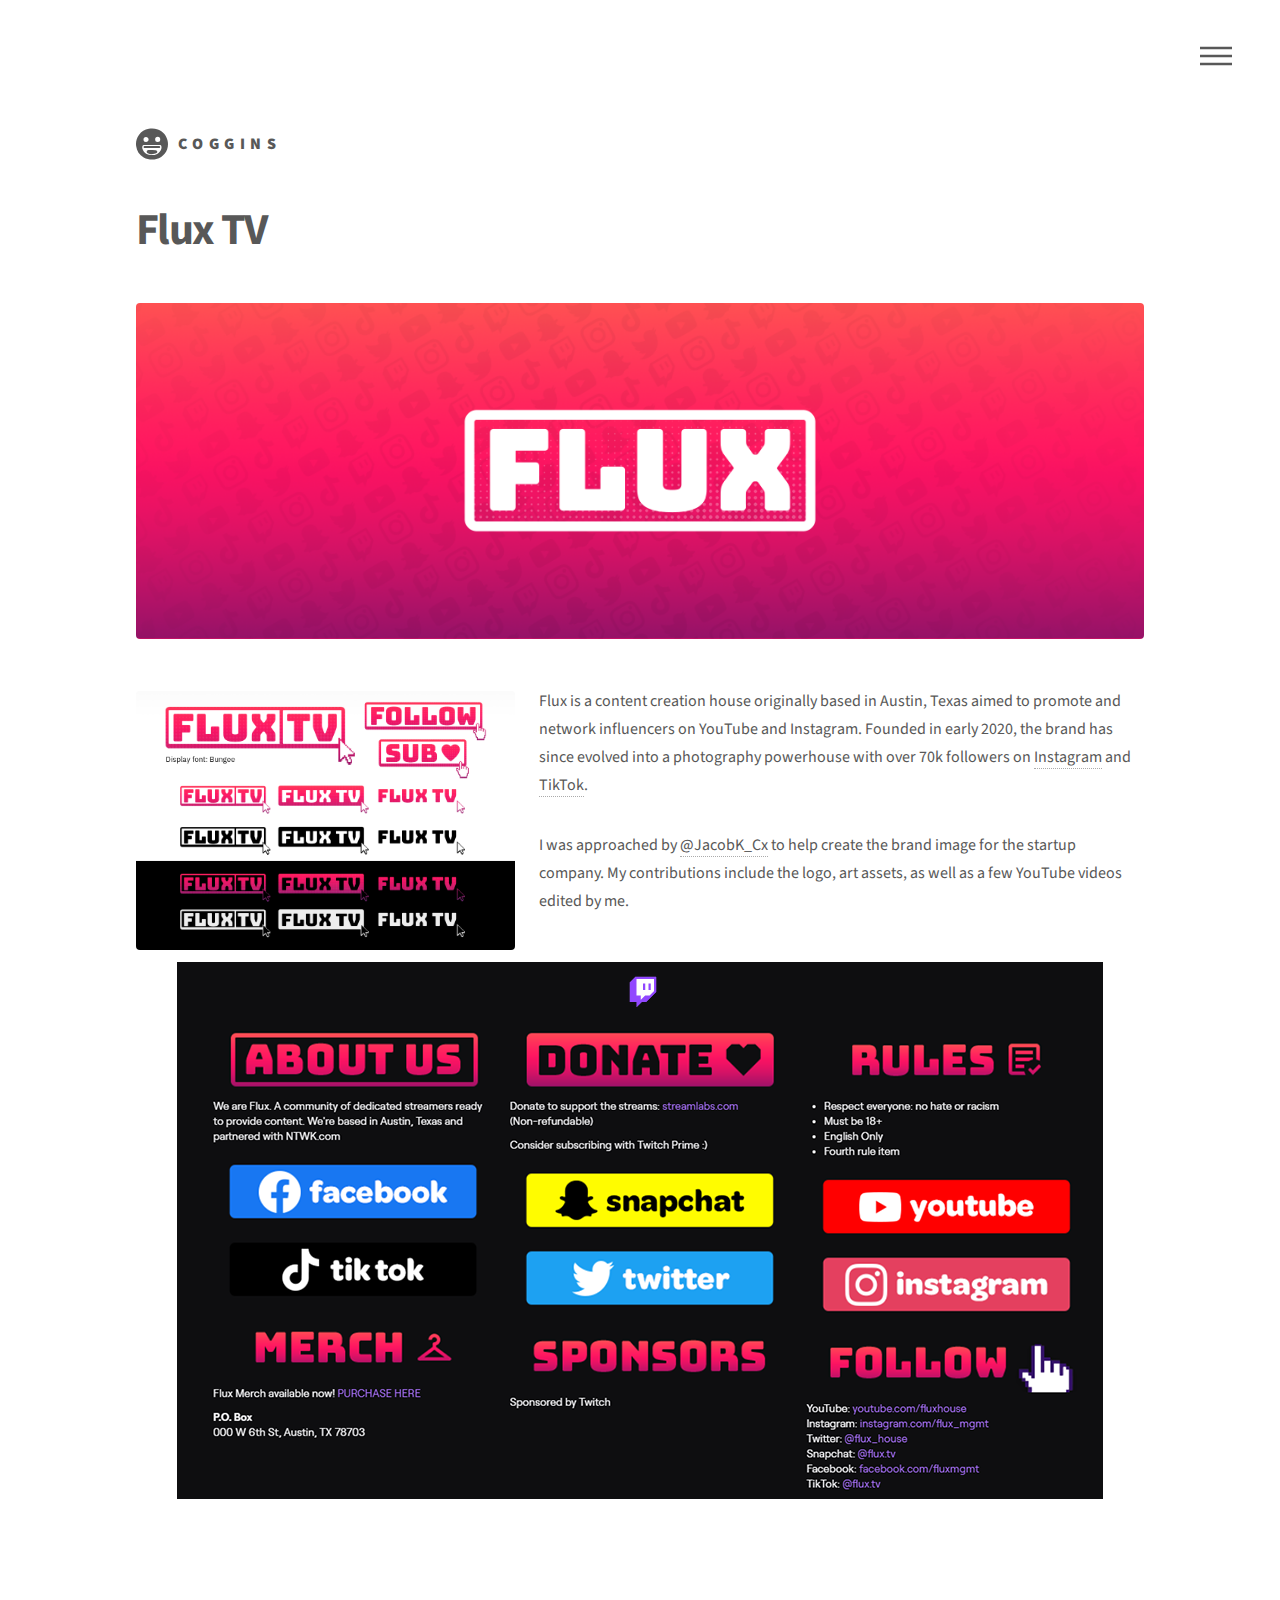
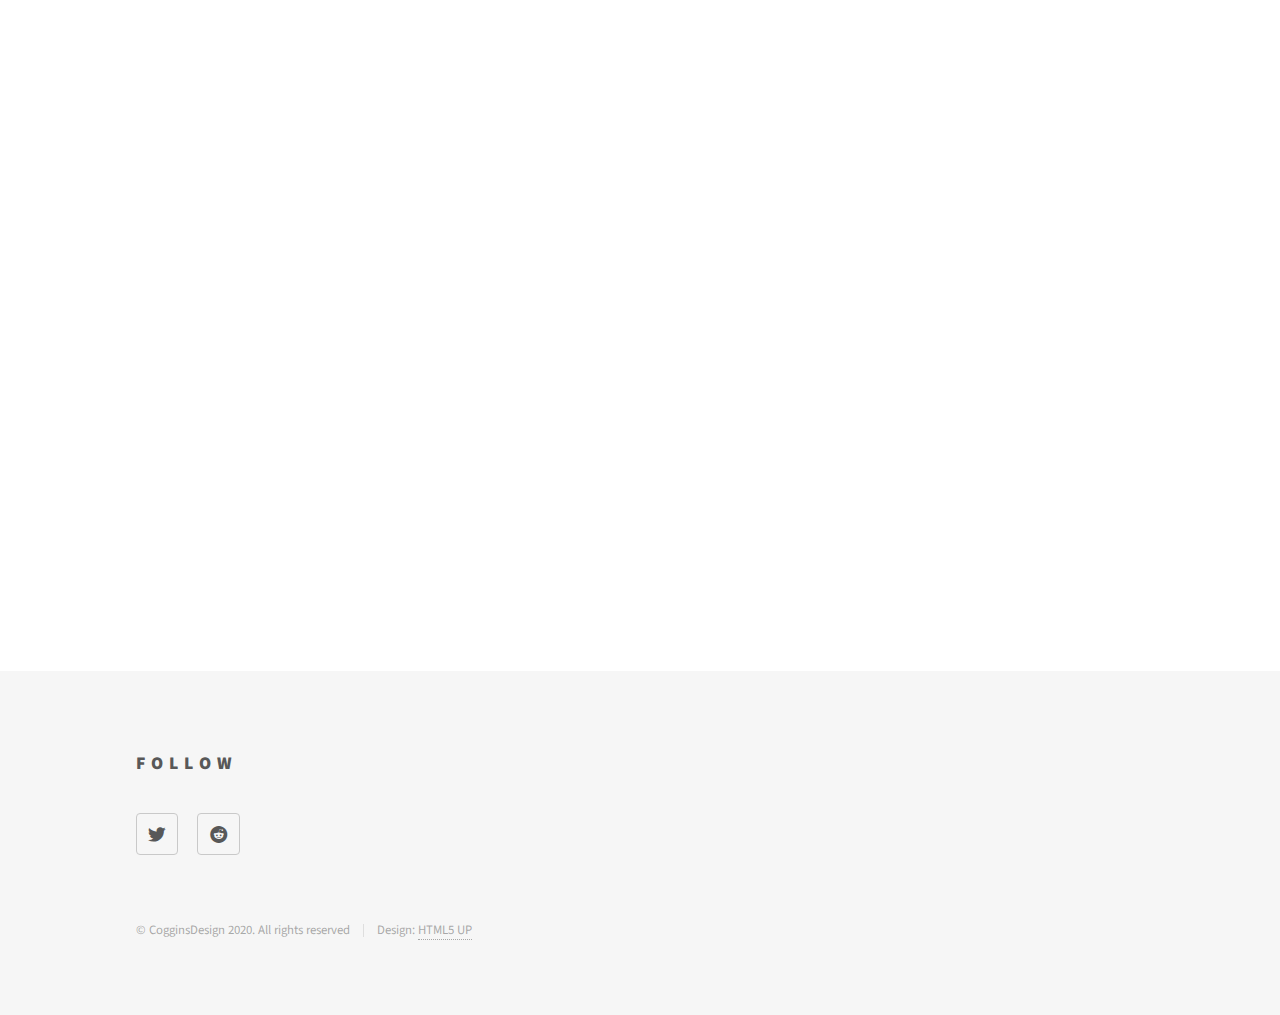
<file: Flux.html>
<!DOCTYPE HTML>
<!--
	Phantom by HTML5 UP
	html5up.net | @ajlkn
	Free for personal and commercial use under the CCA 3.0 license (html5up.net/license)
-->
<html>
	<head>
		<title>Flux TV - Design by Coggins</title>
		<meta charset="utf-8" />
		<meta name="viewport" content="width=device-width, initial-scale=1, user-scalable=no" />
		<link rel="stylesheet" href="assets/css/main.css" />
		<noscript><link rel="stylesheet" href="assets/css/noscript.css" /></noscript>
	</head>
	<body class="is-preload">
		<!-- Wrapper -->
			<div id="wrapper">

				<!-- Header -->
					<header id="header">
						<div class="inner">

							<!-- Logo -->
								<a href="index.html" class="logo">
									<span class="symbol"><img src="images/logo.svg" alt="" /></span><span class="title">Coggins</span>
								</a>

							<!-- Nav -->
								<nav>
									<ul>
										<li><a href="#menu">Menu</a></li>
									</ul>
								</nav>

						</div>
					</header>

				<!-- Menu -->
					<nav id="menu">
						<h2>Menu</h2>
						<ul>
							<li><a href="index.html">Home</a></li>
							<li><a href="Flux.html">Flux</a></li>
							<li><a href="Ice-Poseidon.html">Ice Poseidon</a></li>
							<li><a href="Greekgodx.html">Greekgodx</a></li>
							<li><a href="campusgo.html">CampusGO</a></li>
							<li><a href="community-designs.html">Reddit Designs</a></li>
							<li><a href="resume.html">Resume</a></li>
						</ul>
					</nav>

				<!-- Main -->
					<div id="main">
						<div class="inner">
							<h1>Flux TV</h1>
							<span class="image main"><img src="images/FluxBanner.png" alt="" /></span>
                            <div class="container"><a href="images/flux.png" target="_blank"><span class="image left"><img src="images/flux.png" alt="" /><div class="middle"><div class="text">Full Size</div></div></span></a></div>
							<p>Flux is a content creation house originally based in Austin, Texas aimed to promote and network influencers on YouTube and Instagram. Founded in early 2020, the brand has since evolved into a photography powerhouse with over 70k followers on <a href="https://www.instagram.com/fluxofficial/">Instagram</a> and <a href="https://www.tiktok.com/@flux.tv">TikTok</a>.</p> <p>I was approached by <a href="https://twitter.com/JacobK_Cx">@JacobK_Cx</a> to help create the brand image for the startup company. My contributions include the logo, art assets, as well as a few YouTube videos edited by me.</p>
                            <img  class="center" src="images/fluxtwitch.png" alt="" /> <br>
<iframe width="560" height="315" src="https://www.youtube.com/embed/QGWICAO3wXo" frameborder="0" allow="accelerometer; autoplay; clipboard-write; encrypted-media; gyroscope; picture-in-picture" allowfullscreen></iframe>
<iframe width="560" height="315" src="https://www.youtube.com/embed/jAIcx8oTX94" frameborder="0" allow="accelerometer; autoplay; clipboard-write; encrypted-media; gyroscope; picture-in-picture" allowfullscreen></iframe>
						</div>
					</div>

				<!-- Footer -->
					<footer id="footer">
						<div class="inner"> 
							<section>
								<h2>Follow</h2>
								<ul class="icons">
									<li><a href="https://twitter.com/cogginsdesign" class="icon brands style2 fa-twitter"><span class="label">Twitter</span></a></li>
									<li><a href="https://www.reddit.com/user/cogginscx" class="icon brands style2 fa-reddit"><span class="label">Reddit</span></a></li>
								</ul>
							</section>
							<ul class="copyright">
								<li>&copy; CogginsDesign 2020. All rights reserved</li><li>Design: <a href="http://html5up.net">HTML5 UP</a></li>
							</ul>
						</div>
					</footer>

			</div>

			</div>

		<!-- Scripts -->
			<script src="assets/js/jquery.min.js"></script>
			<script src="assets/js/browser.min.js"></script>
			<script src="assets/js/breakpoints.min.js"></script>
			<script src="assets/js/util.js"></script>
			<script src="assets/js/main.js"></script>

	</body>
</html>
</file>
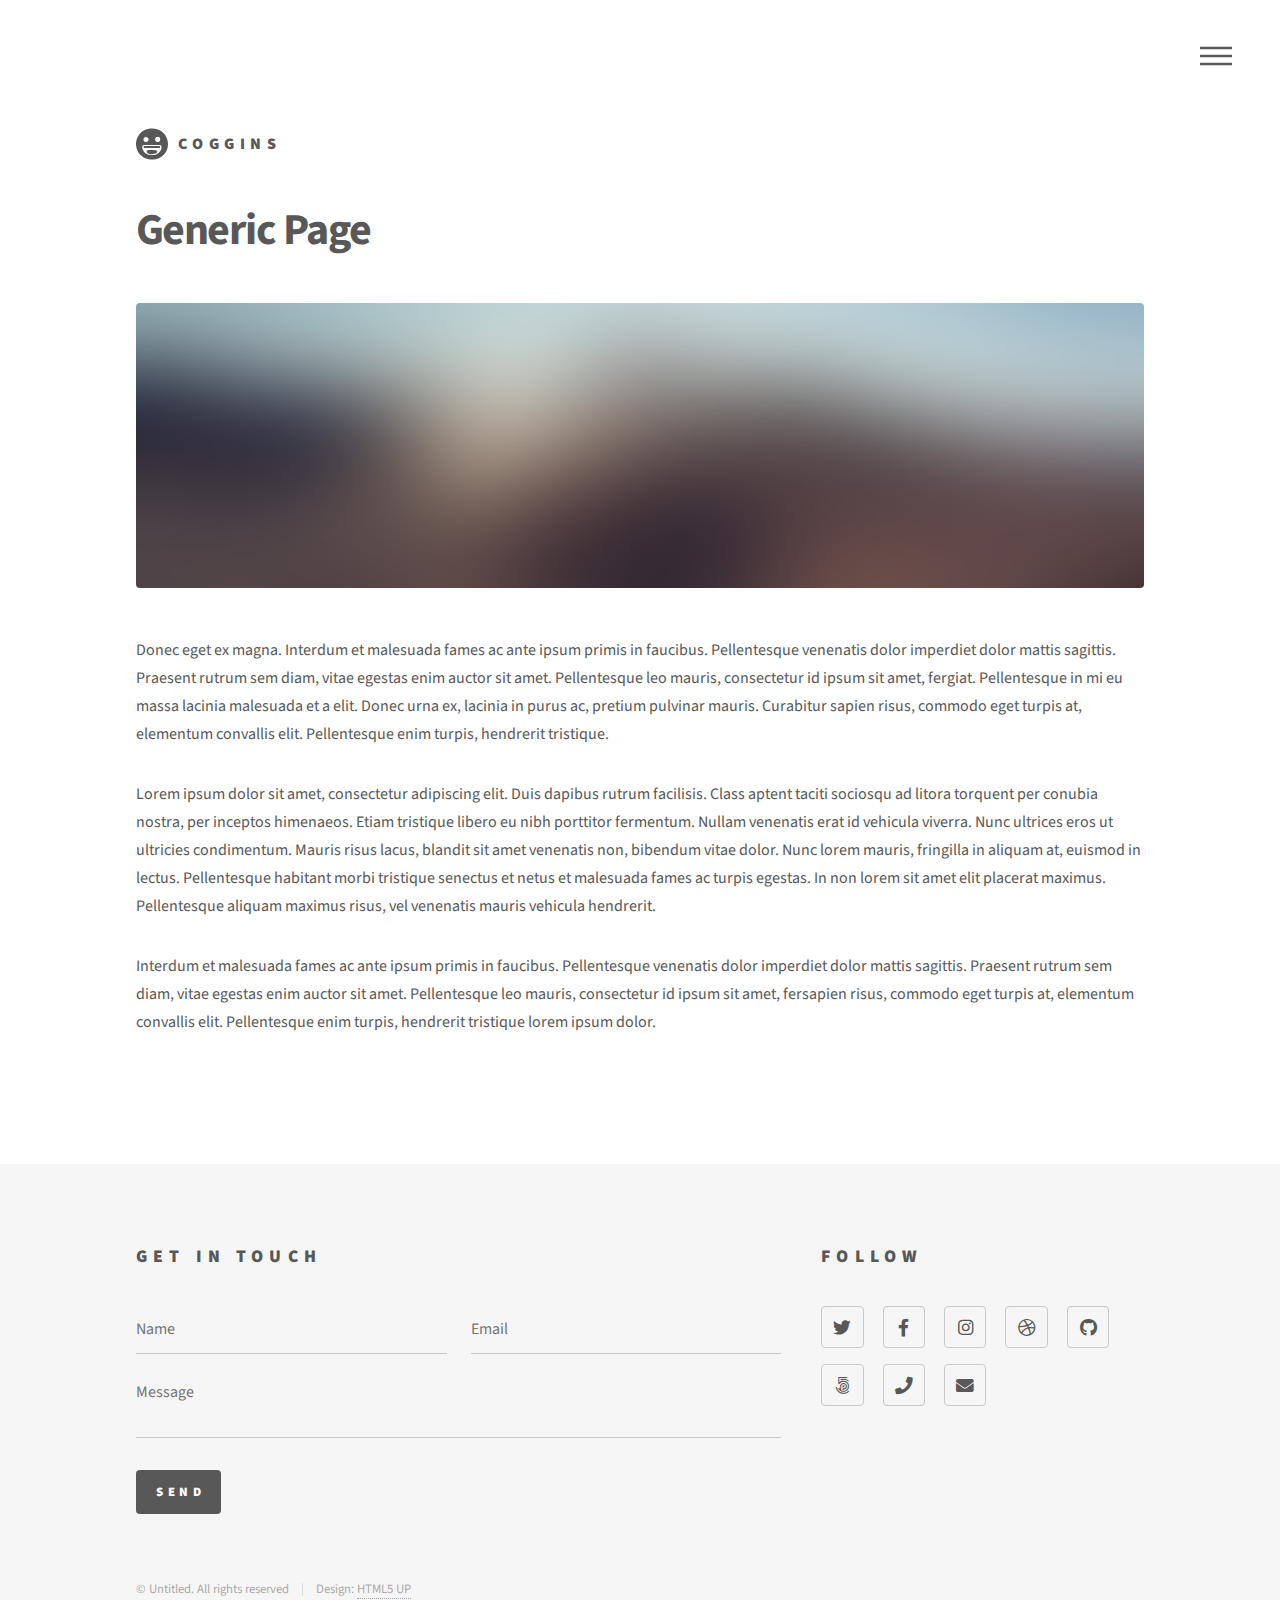
<file: generic.html>
<!DOCTYPE HTML>
<!--
	Phantom by HTML5 UP
	html5up.net | @ajlkn
	Free for personal and commercial use under the CCA 3.0 license (html5up.net/license)
-->
<html>
	<head>
		<title>Generic - Design by Coggins</title>
		<meta charset="utf-8" />
		<meta name="viewport" content="width=device-width, initial-scale=1, user-scalable=no" />
		<link rel="stylesheet" href="assets/css/main.css" />
		<noscript><link rel="stylesheet" href="assets/css/noscript.css" /></noscript>
	</head>
	<body class="is-preload">
		<!-- Wrapper -->
			<div id="wrapper">

				<!-- Header -->
					<header id="header">
						<div class="inner">

							<!-- Logo -->
								<a href="index.html" class="logo">
									<span class="symbol"><img src="images/logo.svg" alt="" /></span><span class="title">Coggins</span>
								</a>

							<!-- Nav -->
								<nav>
									<ul>
										<li><a href="#menu">Menu</a></li>
									</ul>
								</nav>

						</div>
					</header>

				<!-- Menu -->
					<nav id="menu">
						<h2>Menu</h2>
						<ul>
							<li><a href="index.html">Home</a></li>
							<li><a href="Ice-Poseidon.html">Ice Poseidon</a></li>
							<li><a href="Greekgodx.html">Greekgodx</a></li>
							<li><a href="campusgo.html">CampusGO</a></li>
							<li><a href="community-designs.html">Reddit Designs</a></li>
							<li><a href="misc-projects.html">Misc. Projects</a></li>
							<li><a href="misc-commissions.html">Misc. Commissions</a></li>
						</ul>
					</nav>

				<!-- Main -->
					<div id="main">
						<div class="inner">
							<h1>Generic Page</h1>
							<span class="image main"><img src="images/pic13.jpg" alt="" /></span>
							<p>Donec eget ex magna. Interdum et malesuada fames ac ante ipsum primis in faucibus. Pellentesque venenatis dolor imperdiet dolor mattis sagittis. Praesent rutrum sem diam, vitae egestas enim auctor sit amet. Pellentesque leo mauris, consectetur id ipsum sit amet, fergiat. Pellentesque in mi eu massa lacinia malesuada et a elit. Donec urna ex, lacinia in purus ac, pretium pulvinar mauris. Curabitur sapien risus, commodo eget turpis at, elementum convallis elit. Pellentesque enim turpis, hendrerit tristique.</p>
							<p>Lorem ipsum dolor sit amet, consectetur adipiscing elit. Duis dapibus rutrum facilisis. Class aptent taciti sociosqu ad litora torquent per conubia nostra, per inceptos himenaeos. Etiam tristique libero eu nibh porttitor fermentum. Nullam venenatis erat id vehicula viverra. Nunc ultrices eros ut ultricies condimentum. Mauris risus lacus, blandit sit amet venenatis non, bibendum vitae dolor. Nunc lorem mauris, fringilla in aliquam at, euismod in lectus. Pellentesque habitant morbi tristique senectus et netus et malesuada fames ac turpis egestas. In non lorem sit amet elit placerat maximus. Pellentesque aliquam maximus risus, vel venenatis mauris vehicula hendrerit.</p>
							<p>Interdum et malesuada fames ac ante ipsum primis in faucibus. Pellentesque venenatis dolor imperdiet dolor mattis sagittis. Praesent rutrum sem diam, vitae egestas enim auctor sit amet. Pellentesque leo mauris, consectetur id ipsum sit amet, fersapien risus, commodo eget turpis at, elementum convallis elit. Pellentesque enim turpis, hendrerit tristique lorem ipsum dolor.</p>
						</div>
					</div>

				<!-- Footer -->
					<footer id="footer">
						<div class="inner">
							<section>
								<h2>Get in touch</h2>
								<form method="post" action="#">
									<div class="fields">
										<div class="field half">
											<input type="text" name="name" id="name" placeholder="Name" />
										</div>
										<div class="field half">
											<input type="email" name="email" id="email" placeholder="Email" />
										</div>
										<div class="field">
											<textarea name="message" id="message" placeholder="Message"></textarea>
										</div>
									</div>
									<ul class="actions">
										<li><input type="submit" value="Send" class="primary" /></li>
									</ul>
								</form>
							</section>
							<section>
								<h2>Follow</h2>
								<ul class="icons">
									<li><a href="#" class="icon brands style2 fa-twitter"><span class="label">Twitter</span></a></li>
									<li><a href="#" class="icon brands style2 fa-facebook-f"><span class="label">Facebook</span></a></li>
									<li><a href="#" class="icon brands style2 fa-instagram"><span class="label">Instagram</span></a></li>
									<li><a href="#" class="icon brands style2 fa-dribbble"><span class="label">Dribbble</span></a></li>
									<li><a href="#" class="icon brands style2 fa-github"><span class="label">GitHub</span></a></li>
									<li><a href="#" class="icon brands style2 fa-500px"><span class="label">500px</span></a></li>
									<li><a href="#" class="icon solid style2 fa-phone"><span class="label">Phone</span></a></li>
									<li><a href="#" class="icon solid style2 fa-envelope"><span class="label">Email</span></a></li>
								</ul>
							</section>
							<ul class="copyright">
								<li>&copy; Untitled. All rights reserved</li><li>Design: <a href="http://html5up.net">HTML5 UP</a></li>
							</ul>
						</div>
					</footer>

			</div>

		<!-- Scripts -->
			<script src="assets/js/jquery.min.js"></script>
			<script src="assets/js/browser.min.js"></script>
			<script src="assets/js/breakpoints.min.js"></script>
			<script src="assets/js/util.js"></script>
			<script src="assets/js/main.js"></script>

	</body>
</html>
</file>
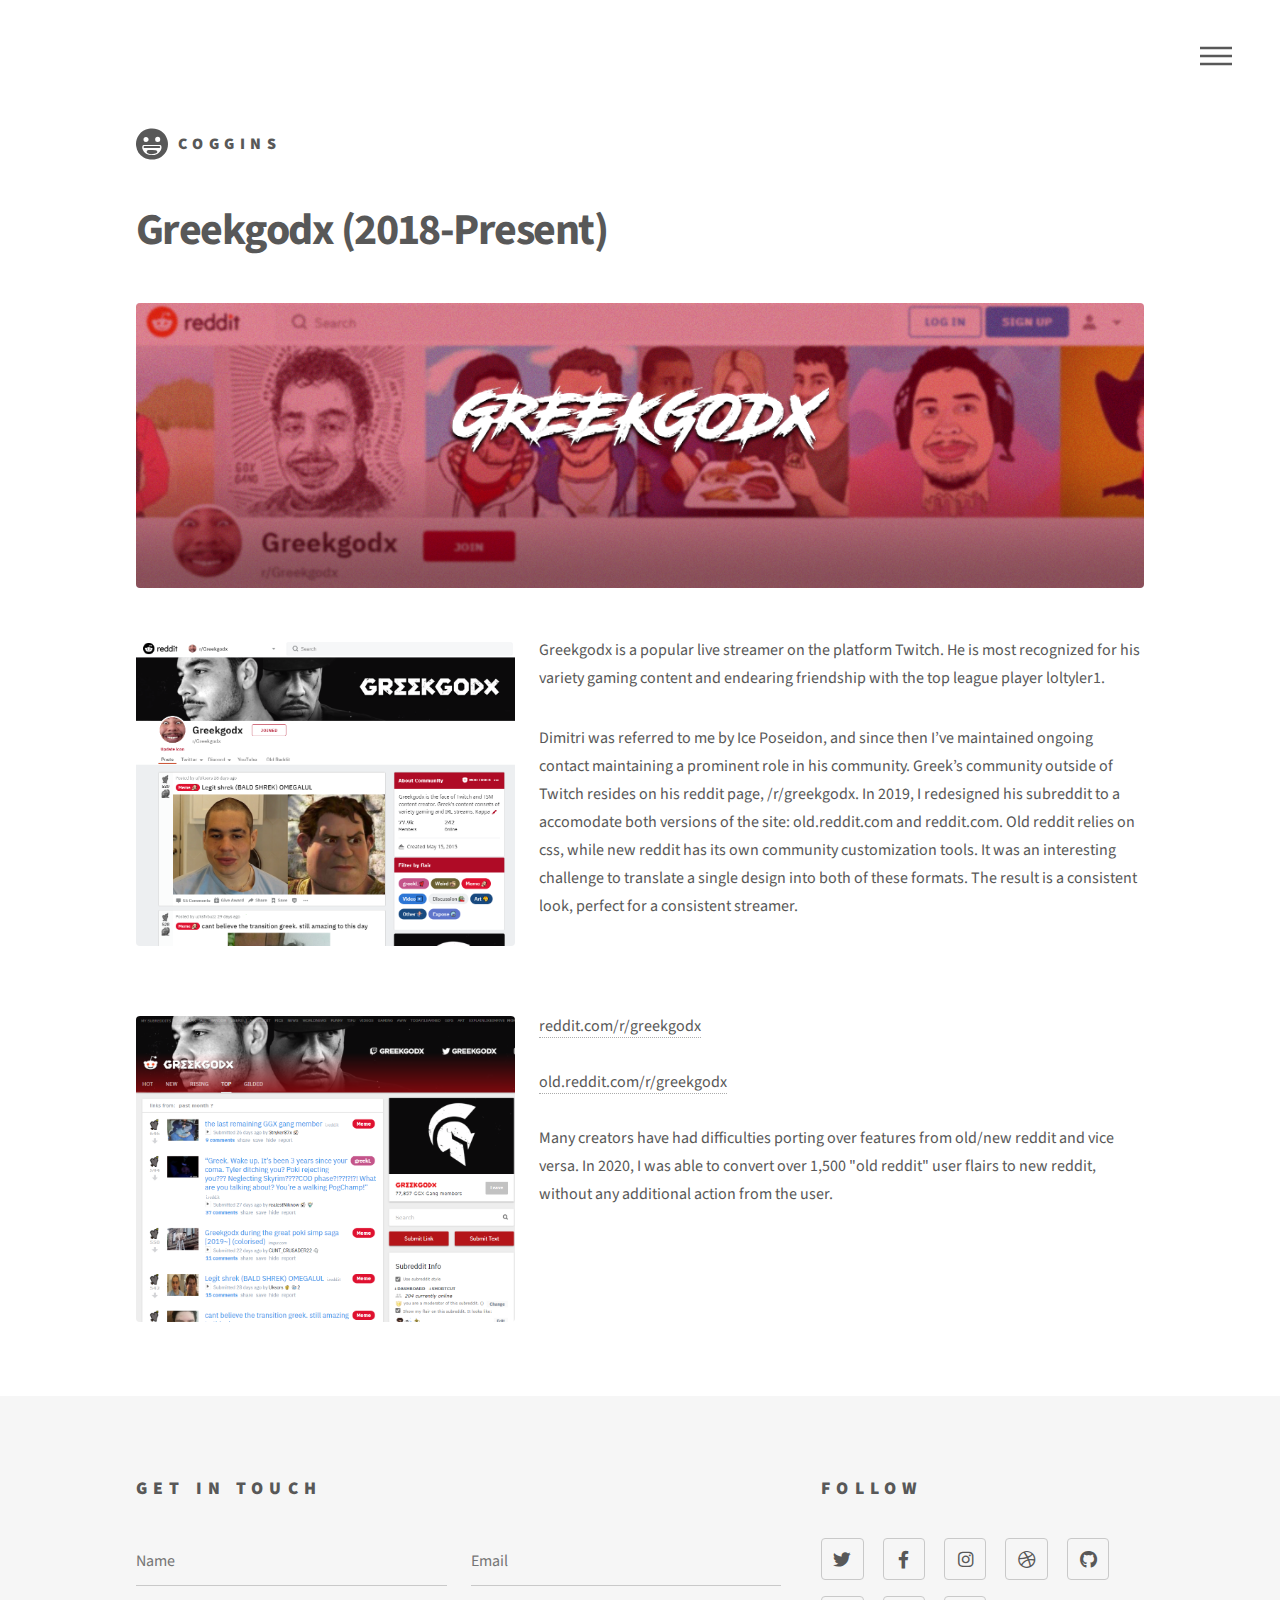
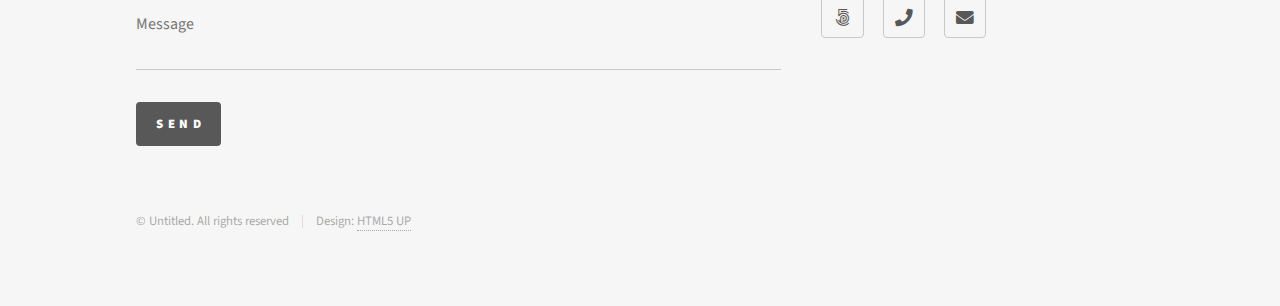
<file: Greekgodx.html>
<!DOCTYPE HTML>
<!--
	Phantom by HTML5 UP
	html5up.net | @ajlkn
	Free for personal and commercial use under the CCA 3.0 license (html5up.net/license)
-->
<html>
	<head>
		<title>Greekgodx - Design by Coggins</title>
		<meta charset="utf-8" />
		<meta name="viewport" content="width=device-width, initial-scale=1, user-scalable=no" />
		<link rel="stylesheet" href="assets/css/main.css" />
		<noscript><link rel="stylesheet" href="assets/css/noscript.css" /></noscript>
	</head>
	<body class="is-preload">
		<!-- Wrapper -->
			<div id="wrapper">

				<!-- Header -->
					<header id="header">
						<div class="inner">

							<!-- Logo -->
								<a href="index.html" class="logo">
									<span class="symbol"><img src="images/logo.svg" alt="" /></span><span class="title">Coggins</span>
								</a>

							<!-- Nav -->
								<nav>
									<ul>
										<li><a href="#menu">Menu</a></li>
									</ul>
								</nav>

						</div>
					</header>

				<!-- Menu -->
					<nav id="menu">
						<h2>Menu</h2>
						<ul>
							<li><a href="index.html">Home</a></li>
							<li><a href="Ice-Poseidon.html">Ice Poseidon</a></li>
							<li><a href="Greekgodx.html">Greekgodx</a></li>
							<li><a href="campusgo.html">CampusGO</a></li>
							<li><a href="community-designs.html">Reddit Designs</a></li>
							<li><a href="misc-projects.html">Misc. Projects</a></li>
							<li><a href="misc-commissions.html">Misc. Commissions</a></li>
						</ul>
					</nav>

				<!-- Main -->
					<div id="main">
						<div class="inner">
							<h1>Greekgodx (2018-Present)</h1>
							<span class="image main"><img src="images/ggxbanner.png" alt="" /></span>
                            <div class="container"><a href="images/greekred1.png" target="_blank"><span class="image left"><img src="images/greekred1.png" alt="" /><div class="middle"><div class="text">Full Size</div></div></span></a></div>
                            <p>Greekgodx is a popular live streamer on the platform Twitch. He is most recognized for his variety gaming content and endearing friendship with the top league player loltyler1.</p>
                            <p>Dimitri was referred to me by Ice Poseidon, and since then I’ve maintained ongoing contact maintaining a prominent role in his community. Greek’s community outside of Twitch resides on his reddit page, /r/greekgodx. In 2019, I redesigned his subreddit to a accomodate both versions of the site: old.reddit.com and reddit.com. Old reddit relies on css, while new reddit has its own community customization tools. It was an interesting challenge to translate a single design into both of these formats. The result is a consistent look, perfect for a consistent streamer. </p> <p><br></p>
                            <div class="container"><a href="images/greekred2.png" target="_blank"><span class="image left"><img src="images/greekred2.png" alt="" /><div class="middle"><div class="text">Full Size</div></div></span></a> </div>
                            <p><a href="https://www.reddit.com/r/greekgodx">reddit.com/r/greekgodx</a> <br> <br> <a href="https://old.reddit.com/r/greekgodx">old.reddit.com/r/greekgodx</a><br> <br> Many creators have had difficulties porting over features from old/new reddit and vice versa. In 2020, I was able to convert over 1,500 "old reddit" user flairs to new reddit, without any additional action from the user.</p><p><br></p>
						</div>
					</div>

				<!-- Footer -->
					<footer id="footer">
						<div class="inner">
							<section>
								<h2>Get in touch</h2>
								<form method="post" action="#">
									<div class="fields">
										<div class="field half">
											<input type="text" name="name" id="name" placeholder="Name" />
										</div>
										<div class="field half">
											<input type="email" name="email" id="email" placeholder="Email" />
										</div>
										<div class="field">
											<textarea name="message" id="message" placeholder="Message"></textarea>
										</div>
									</div>
									<ul class="actions">
										<li><input type="submit" value="Send" class="primary" /></li>
									</ul>
								</form>
							</section>
							<section>
								<h2>Follow</h2>
								<ul class="icons">
									<li><a href="#" class="icon brands style2 fa-twitter"><span class="label">Twitter</span></a></li>
									<li><a href="#" class="icon brands style2 fa-facebook-f"><span class="label">Facebook</span></a></li>
									<li><a href="#" class="icon brands style2 fa-instagram"><span class="label">Instagram</span></a></li>
									<li><a href="#" class="icon brands style2 fa-dribbble"><span class="label">Dribbble</span></a></li>
									<li><a href="#" class="icon brands style2 fa-github"><span class="label">GitHub</span></a></li>
									<li><a href="#" class="icon brands style2 fa-500px"><span class="label">500px</span></a></li>
									<li><a href="#" class="icon solid style2 fa-phone"><span class="label">Phone</span></a></li>
									<li><a href="#" class="icon solid style2 fa-envelope"><span class="label">Email</span></a></li>
								</ul>
							</section>
							<ul class="copyright">
								<li>&copy; Untitled. All rights reserved</li><li>Design: <a href="http://html5up.net">HTML5 UP</a></li>
							</ul>
						</div>
					</footer>

			</div>

		<!-- Scripts -->
			<script src="assets/js/jquery.min.js"></script>
			<script src="assets/js/browser.min.js"></script>
			<script src="assets/js/breakpoints.min.js"></script>
			<script src="assets/js/util.js"></script>
			<script src="assets/js/main.js"></script>
        
	</body>
</html>
</file>
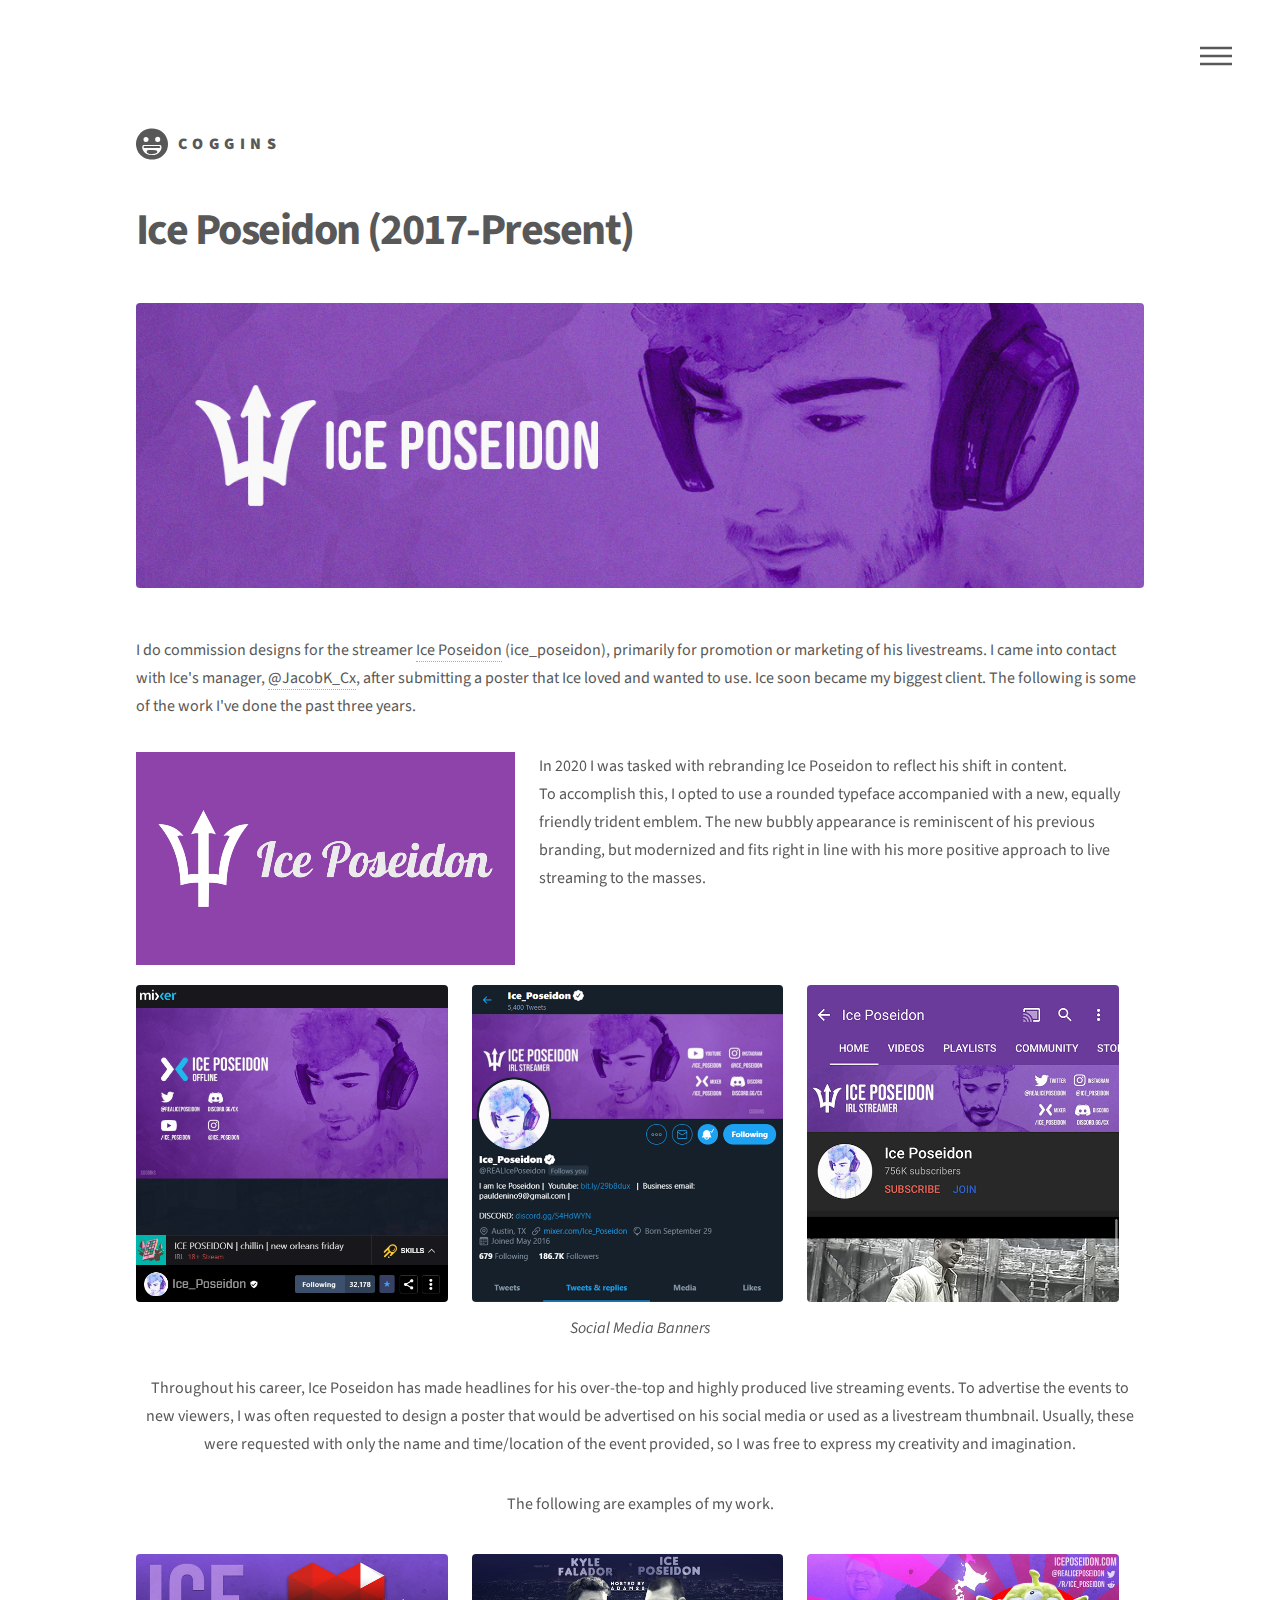
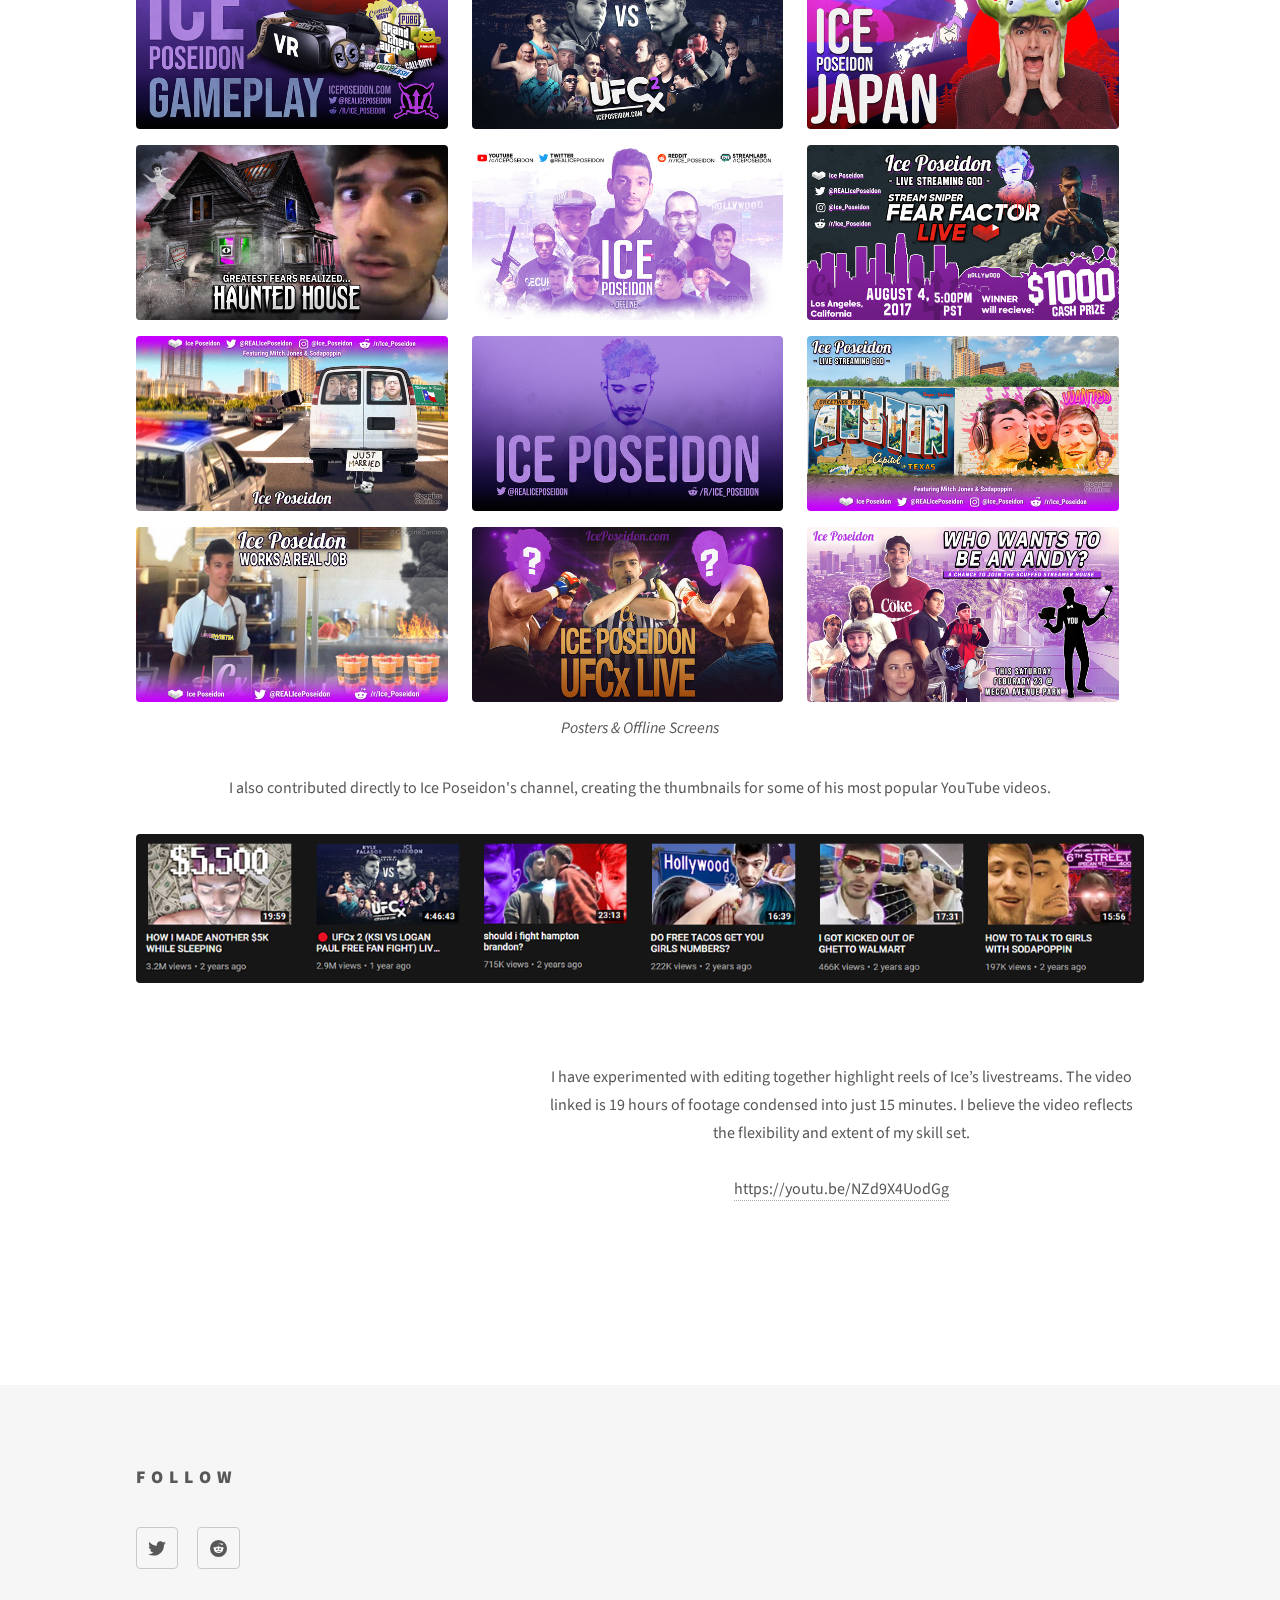
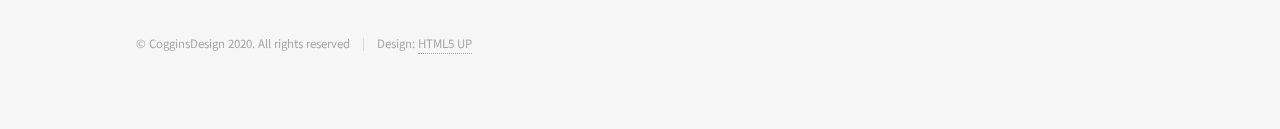
<file: Ice-Poseidon.html>
<!DOCTYPE HTML>
<!--
	Phantom by HTML5 UP
	html5up.net | @ajlkn
	Free for personal and commercial use under the CCA 3.0 license (html5up.net/license)
-->
<html>
	<head>
		<title>Ice Poseidon - Design by Coggins</title>
		<meta charset="utf-8" />
		<meta name="viewport" content="width=device-width, initial-scale=1, user-scalable=no" />
		<link rel="stylesheet" href="assets/css/main.css" />
		<noscript><link rel="stylesheet" href="assets/css/noscript.css" /></noscript>
	</head>
	<body class="is-preload">
		<!-- Wrapper -->
			<div id="wrapper">

				<!-- Header -->
					<header id="header">
						<div class="inner">

							<!-- Logo -->
								<a href="index.html" class="logo">
									<span class="symbol"><img src="images/logo.svg" alt="" /></span><span class="title">Coggins</span>
								</a>

							<!-- Nav -->
								<nav>
									<ul>
										<li><a href="#menu">Menu</a></li>
									</ul>
								</nav>

						</div>
					</header>

				<!-- Menu -->
					<nav id="menu">
						<h2>Menu</h2>
						<ul>
							<li><a href="index.html">Home</a></li>
							<li><a href="Flux.html">Flux</a></li>
							<li><a href="Ice-Poseidon.html">Ice Poseidon</a></li>
							<li><a href="Greekgodx.html">Greekgodx</a></li>
							<li><a href="campusgo.html">CampusGO</a></li>
							<li><a href="community-designs.html">Reddit Designs</a></li>
							<li><a href="resume.html">Resume</a></li>
						</ul>
					</nav>

				<!-- Main -->
					<div id="main">
						<div class="inner">
							<h1>Ice Poseidon (2017-Present)</h1>
							<span class="image main"><img src="images/icebanner.jpg" alt="" /></span><p>I do commission designs for the streamer <a href="https://twitter.com/REALIcePoseidon">Ice Poseidon</a> (ice_poseidon), primarily for promotion or marketing of his livestreams. I came into contact with Ice's manager, <a href="https://twitter.com/JacobK_Cx">@JacobK_Cx</a>, after submitting a poster that Ice loved and wanted to use. Ice soon became my biggest client. The following is some of the work I've done the past three years. </p>
                               <div class="block"><p> <video playsinline muted autoplay loop width="40%"><source src="images/logoloop.mp4" type="video/mp4"></video>In 2020 I was tasked with rebranding Ice Poseidon to reflect his shift in content. <br> To accomplish this, I opted to use a rounded typeface accompanied with a new, equally friendly trident emblem. The new bubbly appearance is reminiscent of his previous branding, but modernized and fits right in line with his more positive approach to live streaming to the masses.</p></div>
                             <div class="three image"><div class="container"><a href="images/bannermixer.jpg" target="_blank"><span class="small image"><img src="images/bannermixer.jpg" alt=""/><div class="middle"><div class="text">Full Size</div></div></span></a></div>
                             <div class="container"><a href="images/bannertwitter.png" target="_blank"><span class="small image"><img src="images/bannertwitter.png" alt=""/><div class="middle"><div class="text">Full Size</div></div></span></a></div>
                             <div class="container"><a href="images/banneryt.png" target="_blank"><span class="small image"><img src="images/banneryt.png" alt=""/><div class="middle"><div class="text">Full Size</div></div></span></a></div><p><i>Social Media Banners</i></p>
                            <p>Throughout his career, Ice Poseidon has made headlines for his over-the-top and highly produced live streaming events. To advertise the events to new viewers, I was often requested to design a poster that would be advertised on his social media or used as a livestream thumbnail. Usually, these were requested with only the name and time/location of the event provided, so I was free to express my creativity and imagination. </p> <p>The following are examples of my work. </p>
                             <div class="three image"><div class="container"><a href="images/full/games.png" target="_blank"><span class="small image"><img src="images/games.jpg" alt=""/><div class="middle"><div class="text">Full Size</div></div></span></a></div>
                             <div class="container"><a href="images/full/ufcx.png" target="_blank"><span class="small image"><img src="images/ufcx.jpg" alt=""/><div class="middle"><div class="text">Full Size</div></div></span></a></div>
                             <div class="container"><a href="images/full/japan.jpg" target="_blank"><span class="small image"><img src="images/japan.jpg" alt=""/><div class="middle"><div class="text">Full Size</div></div></span></a></div>
                             <div class="container"><a href="images/full/haunted.png" target="_blank"><span class="small image"><img src="images/haunted.jpg" alt=""/><div class="middle"><div class="text">Full Size</div></div></span></a></div>
                            <div class="container"><a href="images/full/offline1.png" target="_blank"><span class="small image"><img src="images/offline1.jpg" alt=""/><div class="middle"><div class="text">Full Size</div></div></span></a></div><div class="container"><a href="images/full/fear.png" target="_blank"><span class="small image"><img src="images/fear.jpg" alt=""/><div class="middle"><div class="text">Full Size</div></div></span></a></div>
                                 <div class="container"><a href="images/full/austin1.png" target="_blank"><span class="small image"><img src="images/austin1.jpg" alt=""/><div class="middle"><div class="text">Full Size</div></div></span></a></div>
                                 <div class="container"><a href="images/full/offline2.png" target="_blank"><span class="small image"><img src="images/offline2.jpg" alt=""/><div class="middle"><div class="text">Full Size</div></div></span></a></div>
                                 <div class="container"><a href="images/full/austin2.png" target="_blank"><span class="small image"><img src="images/austin2.jpg" alt=""/><div class="middle"><div class="text">Full Size</div></div></span></a></div>
                                 <div class="container"><a href="images/full/milkshake.png" target="_blank"><span class="small image"><img src="images/milkshake.jpg" alt=""/><div class="middle"><div class="text">Full Size</div></div></span></a></div>
                                 <div class="container"><a href="images/full/ufcx1.png" target="_blank"><span class="small image"><img src="images/ufcx1.jpg" alt=""/><div class="middle"><div class="text">Full Size</div></div></span></a></div>
                                 <div class="container"><a href="images/full/butler.png" target="_blank"><span class="small image"><img src="images/butler.jpg" alt=""/><div class="middle"><div class="text">Full Size</div></div></span></a></div>
                            <p><i>Posters & Offline Screens</i></p></div>
<div class="textcent"><p>I also  contributed directly to Ice Poseidon&#39;s channel, creating the thumbnails for some of his most popular YouTube videos.</p><span class="image main"><img src="images/thumb/thumbs.png" alt="" /></span>
</div>
                            <div class="block"><p><div class="iframe-bigcontainer"><div class="iframe-container"><iframe src="https://www.youtube.com/embed/NZd9X4UodGg" frameborder="0" allow="accelerometer; autoplay; encrypted-media; gyroscope; picture-in-picture" allowfullscreen></iframe></div></div>
                            <p>I have experimented with editing together highlight reels of Ice’s livestreams. The video linked is 19 hours of footage condensed into just 15 minutes. I believe the video reflects the flexibility and extent of my skill set.<br><br><a href="https://youtu.be/NZd9X4UodGg">https://youtu.be/NZd9X4UodGg</a></p></div>

						</div>
					</div>
                        </div>

				<!-- Footer -->
					<footer id="footer">
						<div class="inner"> 
							<section>
								<h2>Follow</h2>
								<ul class="icons">
									<li><a href="https://twitter.com/cogginsdesign" class="icon brands style2 fa-twitter"><span class="label">Twitter</span></a></li>
									<li><a href="https://www.reddit.com/user/cogginscx" class="icon brands style2 fa-reddit"><span class="label">Reddit</span></a></li>
								</ul>
							</section>
							<ul class="copyright">
								<li>&copy; CogginsDesign 2020. All rights reserved</li><li>Design: <a href="http://html5up.net">HTML5 UP</a></li>
							</ul>
						</div>
					</footer>
			</div>

		<!-- Scripts -->
			<script src="assets/js/jquery.min.js"></script>
			<script src="assets/js/browser.min.js"></script>
			<script src="assets/js/breakpoints.min.js"></script>
			<script src="assets/js/util.js"></script>
			<script src="assets/js/main.js"></script>
        
	</body>
</html>
</file>
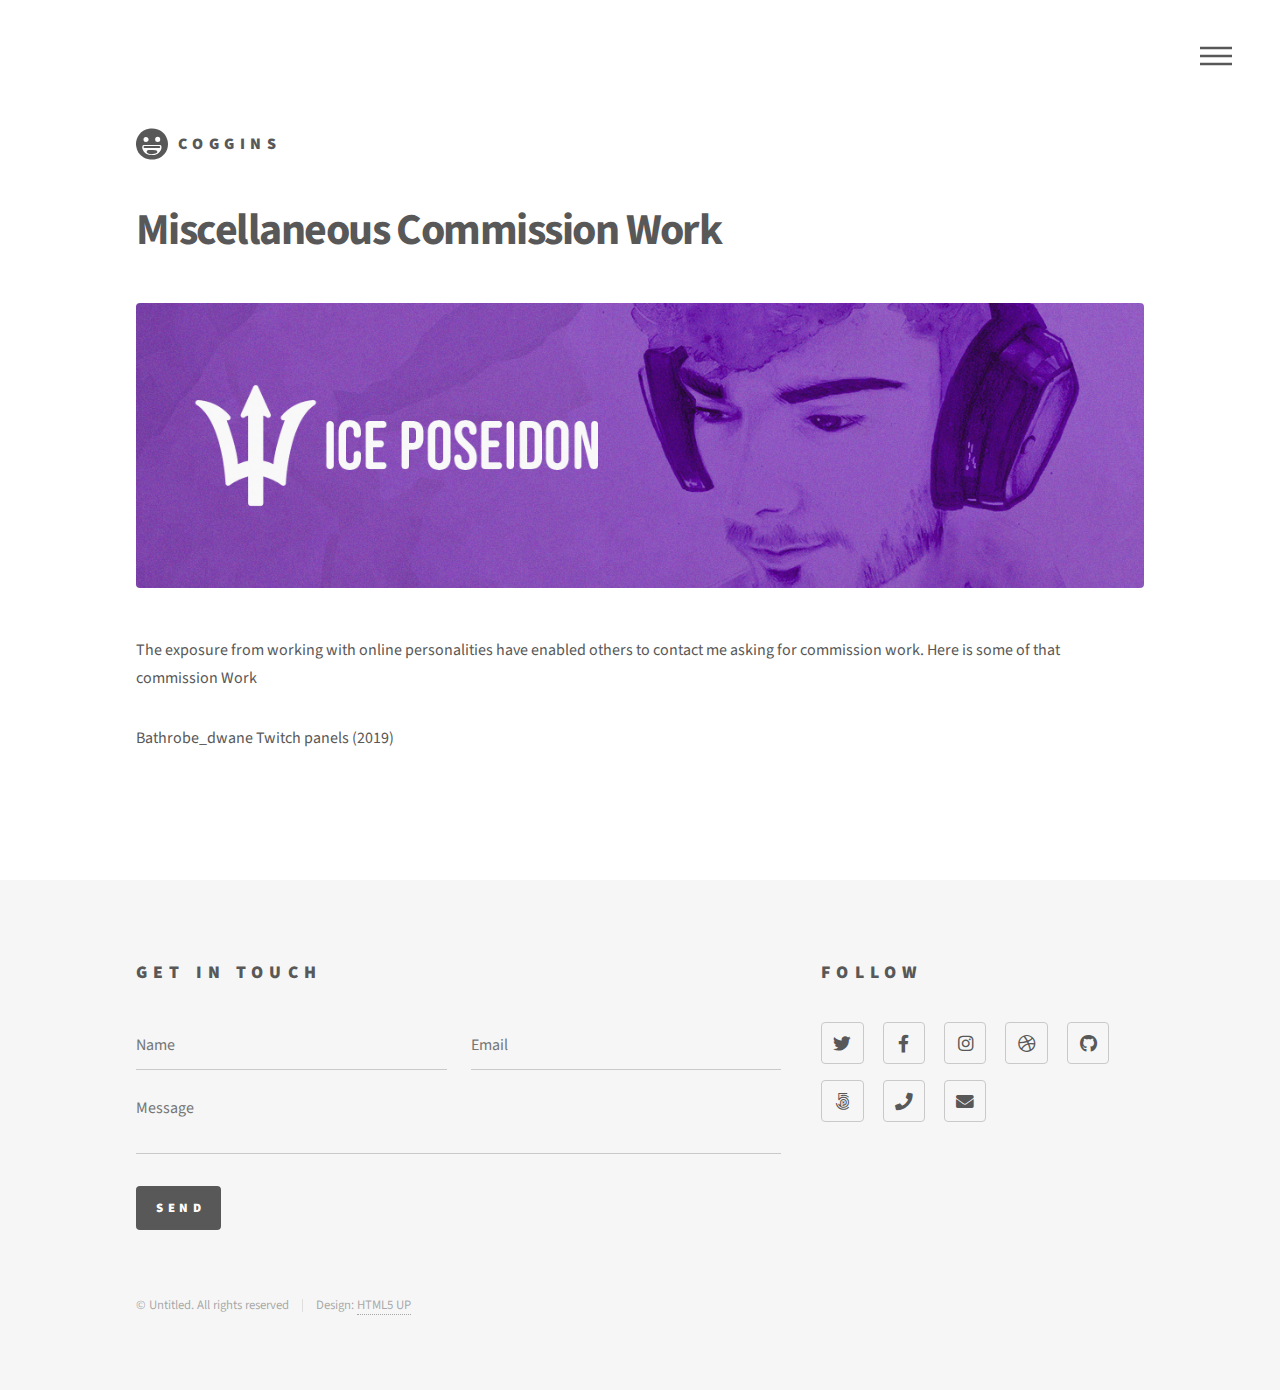
<file: misc-commissions.html>
<!DOCTYPE HTML>
<!--
	Phantom by HTML5 UP
	html5up.net | @ajlkn
	Free for personal and commercial use under the CCA 3.0 license (html5up.net/license)
-->
<html>
	<head>
		<title>Commissions - Design by Coggins</title>
		<meta charset="utf-8" />
		<meta name="viewport" content="width=device-width, initial-scale=1, user-scalable=no" />
		<link rel="stylesheet" href="assets/css/main.css" />
		<noscript><link rel="stylesheet" href="assets/css/noscript.css" /></noscript>
	</head>
	<body class="is-preload">
		<!-- Wrapper -->
			<div id="wrapper">

				<!-- Header -->
					<header id="header">
						<div class="inner">

							<!-- Logo -->
								<a href="index.html" class="logo">
									<span class="symbol"><img src="images/logo.svg" alt="" /></span><span class="title">Coggins</span>
								</a>

							<!-- Nav -->
								<nav>
									<ul>
										<li><a href="#menu">Menu</a></li>
									</ul>
								</nav>

						</div>
					</header>

				<!-- Menu -->
					<nav id="menu">
						<h2>Menu</h2>
						<ul>
							<li><a href="index.html">Home</a></li>
							<li><a href="Ice-Poseidon.html">Ice Poseidon</a></li>
							<li><a href="Greekgodx.html">Greekgodx</a></li>
							<li><a href="campusgo.html">CampusGO</a></li>
							<li><a href="community-designs.html">Reddit Designs</a></li>
							<li><a href="misc-projects.html">Misc. Projects</a></li>
							<li><a href="misc-commissions.html">Misc. Commissions</a></li>
						</ul>
					</nav>

				<!-- Main -->
					<div id="main">
						<div class="inner">
							<h1>Miscellaneous Commission Work</h1>
							<span class="image main"><img src="images/icebanner.jpg" alt="" /></span>
							<p>The exposure from working with online personalities have enabled others to contact me asking for commission work.  Here is some of that commission Work</p>
                            <p>Bathrobe_dwane Twitch panels (2019)</p>
						</div>
					</div>

				<!-- Footer -->
					<footer id="footer">
						<div class="inner">
							<section>
								<h2>Get in touch</h2>
								<form method="post" action="#">
									<div class="fields">
										<div class="field half">
											<input type="text" name="name" id="name" placeholder="Name" />
										</div>
										<div class="field half">
											<input type="email" name="email" id="email" placeholder="Email" />
										</div>
										<div class="field">
											<textarea name="message" id="message" placeholder="Message"></textarea>
										</div>
									</div>
									<ul class="actions">
										<li><input type="submit" value="Send" class="primary" /></li>
									</ul>
								</form>
							</section>
							<section>
								<h2>Follow</h2>
								<ul class="icons">
									<li><a href="#" class="icon brands style2 fa-twitter"><span class="label">Twitter</span></a></li>
									<li><a href="#" class="icon brands style2 fa-facebook-f"><span class="label">Facebook</span></a></li>
									<li><a href="#" class="icon brands style2 fa-instagram"><span class="label">Instagram</span></a></li>
									<li><a href="#" class="icon brands style2 fa-dribbble"><span class="label">Dribbble</span></a></li>
									<li><a href="#" class="icon brands style2 fa-github"><span class="label">GitHub</span></a></li>
									<li><a href="#" class="icon brands style2 fa-500px"><span class="label">500px</span></a></li>
									<li><a href="#" class="icon solid style2 fa-phone"><span class="label">Phone</span></a></li>
									<li><a href="#" class="icon solid style2 fa-envelope"><span class="label">Email</span></a></li>
								</ul>
							</section>
							<ul class="copyright">
								<li>&copy; Untitled. All rights reserved</li><li>Design: <a href="http://html5up.net">HTML5 UP</a></li>
							</ul>
						</div>
					</footer>

			</div>

		<!-- Scripts -->
			<script src="assets/js/jquery.min.js"></script>
			<script src="assets/js/browser.min.js"></script>
			<script src="assets/js/breakpoints.min.js"></script>
			<script src="assets/js/util.js"></script>
			<script src="assets/js/main.js"></script>

	</body>
</html>
</file>
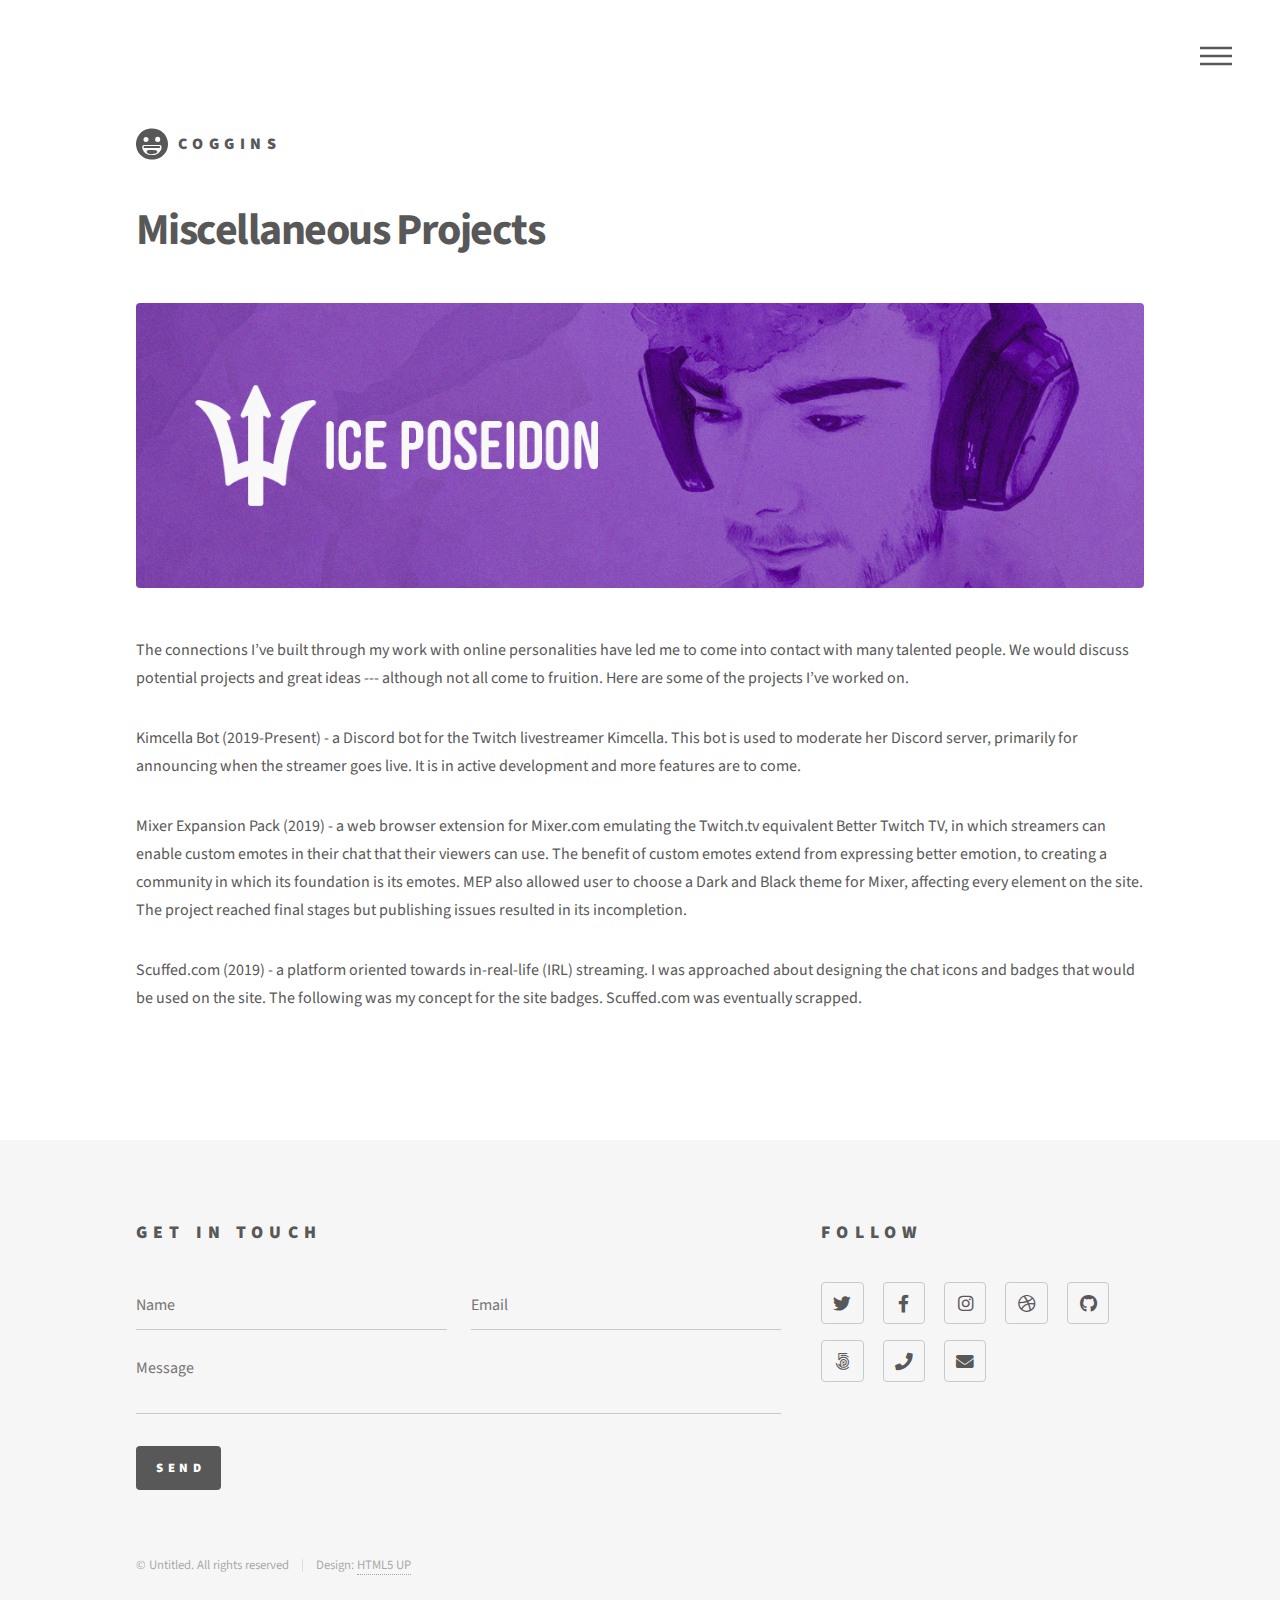
<file: misc-projects.html>
<!DOCTYPE HTML>
<!--
	Phantom by HTML5 UP
	html5up.net | @ajlkn
	Free for personal and commercial use under the CCA 3.0 license (html5up.net/license)
-->
<html>
	<head>
		<title>Projects - Design by Coggins</title>
		<meta charset="utf-8" />
		<meta name="viewport" content="width=device-width, initial-scale=1, user-scalable=no" />
		<link rel="stylesheet" href="assets/css/main.css" />
		<noscript><link rel="stylesheet" href="assets/css/noscript.css" /></noscript>
	</head>
	<body class="is-preload">
		<!-- Wrapper -->
			<div id="wrapper">

				<!-- Header -->
					<header id="header">
						<div class="inner">

							<!-- Logo -->
								<a href="index.html" class="logo">
									<span class="symbol"><img src="images/logo.svg" alt="" /></span><span class="title">Coggins</span>
								</a>

							<!-- Nav -->
								<nav>
									<ul>
										<li><a href="#menu">Menu</a></li>
									</ul>
								</nav>

						</div>
					</header>

				<!-- Menu -->
					<nav id="menu">
						<h2>Menu</h2>
						<ul>
							<li><a href="index.html">Home</a></li>
							<li><a href="Ice-Poseidon.html">Ice Poseidon</a></li>
							<li><a href="Greekgodx.html">Greekgodx</a></li>
							<li><a href="campusgo.html">CampusGO</a></li>
							<li><a href="community-designs.html">Reddit Designs</a></li>
							<li><a href="misc-projects.html">Misc. Projects</a></li>
							<li><a href="misc-commissions.html">Misc. Commissions</a></li>
						</ul>
					</nav>

				<!-- Main -->
					<div id="main">
						<div class="inner">
							<h1>Miscellaneous Projects</h1>
							<span class="image main"><img src="images/icebanner.jpg" alt="" /></span>
							<p>The connections I’ve built through my work with online personalities have led me to come into contact with many talented people. We would discuss potential projects and great ideas --- although not all come to fruition. Here are some of the projects I’ve worked on.</p>
                            <p>Kimcella Bot (2019-Present) - a Discord bot for the Twitch livestreamer Kimcella. This bot is used to moderate her Discord server, primarily for announcing when the streamer goes live. It is in active development and more features are to come.</p>
                            <p>Mixer Expansion Pack (2019) - a web browser extension for Mixer.com emulating the Twitch.tv equivalent Better Twitch TV, in which streamers can enable custom emotes in their chat that their viewers can use. The benefit of custom emotes extend from expressing better emotion, to creating a community in which its foundation is its emotes. MEP also allowed user to choose a Dark and Black theme for Mixer, affecting every element on the site. The project reached final stages but publishing issues resulted in its incompletion.</p>
                            <p>Scuffed.com (2019) - a platform oriented towards in-real-life (IRL) streaming. I was approached about designing the chat icons and badges that would be used on the site. The following was my concept for the site badges. Scuffed.com was eventually scrapped.</p>
						</div>
					</div>

				<!-- Footer -->
					<footer id="footer">
						<div class="inner">
							<section>
								<h2>Get in touch</h2>
								<form method="post" action="#">
									<div class="fields">
										<div class="field half">
											<input type="text" name="name" id="name" placeholder="Name" />
										</div>
										<div class="field half">
											<input type="email" name="email" id="email" placeholder="Email" />
										</div>
										<div class="field">
											<textarea name="message" id="message" placeholder="Message"></textarea>
										</div>
									</div>
									<ul class="actions">
										<li><input type="submit" value="Send" class="primary" /></li>
									</ul>
								</form>
							</section>
							<section>
								<h2>Follow</h2>
								<ul class="icons">
									<li><a href="#" class="icon brands style2 fa-twitter"><span class="label">Twitter</span></a></li>
									<li><a href="#" class="icon brands style2 fa-facebook-f"><span class="label">Facebook</span></a></li>
									<li><a href="#" class="icon brands style2 fa-instagram"><span class="label">Instagram</span></a></li>
									<li><a href="#" class="icon brands style2 fa-dribbble"><span class="label">Dribbble</span></a></li>
									<li><a href="#" class="icon brands style2 fa-github"><span class="label">GitHub</span></a></li>
									<li><a href="#" class="icon brands style2 fa-500px"><span class="label">500px</span></a></li>
									<li><a href="#" class="icon solid style2 fa-phone"><span class="label">Phone</span></a></li>
									<li><a href="#" class="icon solid style2 fa-envelope"><span class="label">Email</span></a></li>
								</ul>
							</section>
							<ul class="copyright">
								<li>&copy; Untitled. All rights reserved</li><li>Design: <a href="http://html5up.net">HTML5 UP</a></li>
							</ul>
						</div>
					</footer>

			</div>

		<!-- Scripts -->
			<script src="assets/js/jquery.min.js"></script>
			<script src="assets/js/browser.min.js"></script>
			<script src="assets/js/breakpoints.min.js"></script>
			<script src="assets/js/util.js"></script>
			<script src="assets/js/main.js"></script>

	</body>
</html>
</file>
<file: assets/css/noscript.css>
/*
	Phantom by HTML5 UP
	html5up.net | @ajlkn
	Free for personal and commercial use under the CCA 3.0 license (html5up.net/license)
*/

/* Tiles */

	body.is-preload .tiles article {
		-moz-transform: none;
		-webkit-transform: none;
		-ms-transform: none;
		transform: none;
		opacity: 1;
	}
</file>
<file: assets/css/main.css>
@import url(fontawesome-all.min.css);
@import url("https://fonts.googleapis.com/css?family=Source+Sans+Pro:300,400,600,700,900");

/*
	Phantom by HTML5 UP
	html5up.net | @ajlkn
	Free for personal and commercial use under the CCA 3.0 license (html5up.net/license)
*/

html, body, div, span, applet, object,
iframe, h1, h2, h3, h4, h5, h6, p, blockquote,
pre, a, abbr, acronym, address, big, cite,
code, del, dfn, em, img, ins, kbd, q, s, samp,
small, strike, strong, sub, sup, tt, var, b,
u, i, center, dl, dt, dd, ol, ul, li, fieldset,
form, label, legend, table, caption, tbody,
tfoot, thead, tr, th, td, article, aside,
canvas, details, embed, figure, figcaption,
footer, header, hgroup, menu, nav, output, ruby,
section, summary, time, mark, audio, video {
	margin: 0;
	padding: 0;
	border: 0;
	font-size: 100%;
	font: inherit;
	vertical-align: baseline;}

article, aside, details, figcaption, figure,
footer, header, hgroup, menu, nav, section {
	display: block;}

body {
	line-height: 1;
}

ol, ul {
	list-style: none;
}

blockquote, q {
	quotes: none;
}

	blockquote:before, blockquote:after, q:before, q:after {
		content: '';
		content: none;
	}

table {
	border-collapse: collapse;
	border-spacing: 0;
}

body {
	-webkit-text-size-adjust: none;
}

mark {
	background-color: transparent;
	color: inherit;
}

input::-moz-focus-inner {
	border: 0;
	padding: 0;
}

input, select, textarea {
	-moz-appearance: none;
	-webkit-appearance: none;
	-ms-appearance: none;
	appearance: none;
}

/* Basic */

	@-ms-viewport {
		width: device-width;
	}

	body {
		-ms-overflow-style: scrollbar;
	}

	@media screen and (max-width: 480px) {

		html, body {
			min-width: 320px;
		}

	}

	html {
		box-sizing: border-box;
	}

	*, *:before, *:after {
		box-sizing: inherit;
	}

	body {
		background: #fff;
	}

		body.is-preload *, body.is-preload *:before, body.is-preload *:after {
			-moz-animation: none !important;
			-webkit-animation: none !important;
			-ms-animation: none !important;
			animation: none !important;
			-moz-transition: none !important;
			-webkit-transition: none !important;
			-ms-transition: none !important;
			transition: none !important;
		}

/* Type */

	body, input, select, textarea {
		color: #585858;
		font-family: "Source Sans Pro", Helvetica, sans-serif;
		font-size: 16pt;
		font-weight: 400;
		line-height: 1.75;
	}

		@media screen and (max-width: 1680px) {

			body, input, select, textarea {
				font-size: 14pt;
			}

		}

		@media screen and (max-width: 1280px) {

			body, input, select, textarea {
				font-size: 12pt;
			}

		}

	a {
		-moz-transition: border-bottom-color 0.2s ease, color 0.2s ease;
		-webkit-transition: border-bottom-color 0.2s ease, color 0.2s ease;
		-ms-transition: border-bottom-color 0.2s ease, color 0.2s ease;
		transition: border-bottom-color 0.2s ease, color 0.2s ease;
		text-decoration: none;
		color: #585858;
		border-bottom: dotted 1px rgba(88, 88, 88, 0.5);
	}

		a:hover {
			border-bottom-color: transparent;
			color: #f2849e !important;
		}

	strong, b {
		font-weight: 700;
	}

	em, i {
		font-style: italic;
	}

	p {
		margin: 0 0 2em 0;
	}

	h1 {
		font-size: 2.75em;
		font-weight: 700;
		line-height: 1.3;
		margin: 0 0 1em 0;
		letter-spacing: -0.035em;
	}

		h1 a {
			color: inherit;
		}

		@media screen and (max-width: 736px) {

			h1 {
				font-size: 2em;
				margin: 0 0 1em 0;
			}

		}

		@media screen and (max-width: 360px) {

			h1 {
				font-size: 1.75em;
			}

		}

	h2, h3, h4, h5, h6 {
		font-weight: 900;
		line-height: 1.5;
		margin: 0 0 2em 0;
		text-transform: uppercase;
		letter-spacing: 0.35em;
	}

		h2 a, h3 a, h4 a, h5 a, h6 a {
			color: inherit;
		}

	h2 {
		font-size: 1.1em;
	}

	h3 {
		font-size: 1em;
	}

	h4 {
		font-size: 0.8em;
	}

	h5 {
		font-size: 0.8em;
	}

	h6 {
		font-size: 0.8em;
	}

	@media screen and (max-width: 980px) {

		h1 br, h2 br, h3 br, h4 br, h5 br, h6 br {
			display: none;
		}

	}

	@media screen and (max-width: 736px) {

		h2 {
			font-size: 1em;
		}

		h3 {
			font-size: 0.8em;
		}

	}

	sub {
		font-size: 0.8em;
		position: relative;
		top: 0.5em;
	}

	sup {
		font-size: 0.8em;
		position: relative;
		top: -0.5em;
	}

	blockquote {
		border-left: solid 4px #c9c9c9;
		font-style: italic;
		margin: 0 0 2em 0;
		padding: 0.5em 0 0.5em 2em;
	}

	code {
		background: rgba(144, 144, 144, 0.075);
		border-radius: 4px;
		border: solid 1px #c9c9c9;
		font-family: "Courier New", monospace;
		font-size: 0.9em;
		margin: 0 0.25em;
		padding: 0.25em 0.65em;
	}

	pre {
		-webkit-overflow-scrolling: touch;
		font-family: "Courier New", monospace;
		font-size: 0.9em;
		margin: 0 0 2em 0;
	}

		pre code {
			display: block;
			line-height: 1.75;
			padding: 1em 1.5em;
			overflow-x: auto;
		}

	hr {
		border: 0;
		border-bottom: solid 1px #c9c9c9;
		margin: 2em 0;
	}

		hr.major {
			margin: 3em 0;
		}

	.align-left {
		text-align: left;
	}

	.align-center {
		text-align: center;
	}

	.align-right {
		text-align: right;
	}

/* Row */

	.row {
		display: flex;
		flex-wrap: wrap;
		box-sizing: border-box;
		align-items: stretch;
	}

		.row > * {
			box-sizing: border-box;
		}

		.row.gtr-uniform > * > :last-child {
			margin-bottom: 0;
		}

		.row.aln-left {
			justify-content: flex-start;
		}

		.row.aln-center {
			justify-content: center;
		}

		.row.aln-right {
			justify-content: flex-end;
		}

		.row.aln-top {
			align-items: flex-start;
		}

		.row.aln-middle {
			align-items: center;
		}

		.row.aln-bottom {
			align-items: flex-end;
		}

		.row > .imp {
			order: -1;
		}

		.row > .col-1 {
			width: 8.33333%;
		}

		.row > .off-1 {
			margin-left: 8.33333%;
		}

		.row > .col-2 {
			width: 16.66667%;
		}

		.row > .off-2 {
			margin-left: 16.66667%;
		}

		.row > .col-3 {
			width: 25%;
		}

		.row > .off-3 {
			margin-left: 25%;
		}

		.row > .col-4 {
			width: 33.33333%;
		}

		.row > .off-4 {
			margin-left: 33.33333%;
		}

		.row > .col-5 {
			width: 41.66667%;
		}

		.row > .off-5 {
			margin-left: 41.66667%;
		}

		.row > .col-6 {
			width: 50%;
		}

		.row > .off-6 {
			margin-left: 50%;
		}

		.row > .col-7 {
			width: 58.33333%;
		}

		.row > .off-7 {
			margin-left: 58.33333%;
		}

		.row > .col-8 {
			width: 66.66667%;
		}

		.row > .off-8 {
			margin-left: 66.66667%;
		}

		.row > .col-9 {
			width: 75%;
		}

		.row > .off-9 {
			margin-left: 75%;
		}

		.row > .col-10 {
			width: 83.33333%;
		}

		.row > .off-10 {
			margin-left: 83.33333%;
		}

		.row > .col-11 {
			width: 91.66667%;
		}

		.row > .off-11 {
			margin-left: 91.66667%;
		}

		.row > .col-12 {
			width: 100%;
		}

		.row > .off-12 {
			margin-left: 100%;
		}

		.row.gtr-0 {
			margin-top: 0;
			margin-left: 0em;
		}

			.row.gtr-0 > * {
				padding: 0 0 0 0em;
			}

			.row.gtr-0.gtr-uniform {
				margin-top: 0em;
			}

				.row.gtr-0.gtr-uniform > * {
					padding-top: 0em;
				}

		.row.gtr-25 {
			margin-top: 0;
			margin-left: -0.5em;
		}

			.row.gtr-25 > * {
				padding: 0 0 0 0.5em;
			}

			.row.gtr-25.gtr-uniform {
				margin-top: -0.5em;
			}

				.row.gtr-25.gtr-uniform > * {
					padding-top: 0.5em;
				}

		.row.gtr-50 {
			margin-top: 0;
			margin-left: -1em;
		}

			.row.gtr-50 > * {
				padding: 0 0 0 1em;
			}

			.row.gtr-50.gtr-uniform {
				margin-top: -1em;
			}

				.row.gtr-50.gtr-uniform > * {
					padding-top: 1em;
				}

		.row {
			margin-top: 0;
			margin-left: -2em;
		}

			.row > * {
				padding: 0 0 0 2em;
			}

			.row.gtr-uniform {
				margin-top: -2em;
			}

				.row.gtr-uniform > * {
					padding-top: 2em;
				}

		.row.gtr-150 {
			margin-top: 0;
			margin-left: -3em;
		}

			.row.gtr-150 > * {
				padding: 0 0 0 3em;
			}

			.row.gtr-150.gtr-uniform {
				margin-top: -3em;
			}

				.row.gtr-150.gtr-uniform > * {
					padding-top: 3em;
				}

		.row.gtr-200 {
			margin-top: 0;
			margin-left: -4em;
		}

			.row.gtr-200 > * {
				padding: 0 0 0 4em;
			}

			.row.gtr-200.gtr-uniform {
				margin-top: -4em;
			}

				.row.gtr-200.gtr-uniform > * {
					padding-top: 4em;
				}

		@media screen and (max-width: 1680px) {

			.row {
				display: flex;
				flex-wrap: wrap;
				box-sizing: border-box;
				align-items: stretch;
			}

				.row > * {
					box-sizing: border-box;
				}

				.row.gtr-uniform > * > :last-child {
					margin-bottom: 0;
				}

				.row.aln-left {
					justify-content: flex-start;
				}

				.row.aln-center {
					justify-content: center;
				}

				.row.aln-right {
					justify-content: flex-end;
				}

				.row.aln-top {
					align-items: flex-start;
				}

				.row.aln-middle {
					align-items: center;
				}

				.row.aln-bottom {
					align-items: flex-end;
				}

				.row > .imp-xlarge {
					order: -1;
				}

				.row > .col-1-xlarge {
					width: 8.33333%;
				}

				.row > .off-1-xlarge {
					margin-left: 8.33333%;
				}

				.row > .col-2-xlarge {
					width: 16.66667%;
				}

				.row > .off-2-xlarge {
					margin-left: 16.66667%;
				}

				.row > .col-3-xlarge {
					width: 25%;
				}

				.row > .off-3-xlarge {
					margin-left: 25%;
				}

				.row > .col-4-xlarge {
					width: 33.33333%;
				}

				.row > .off-4-xlarge {
					margin-left: 33.33333%;
				}

				.row > .col-5-xlarge {
					width: 41.66667%;
				}

				.row > .off-5-xlarge {
					margin-left: 41.66667%;
				}

				.row > .col-6-xlarge {
					width: 50%;
				}

				.row > .off-6-xlarge {
					margin-left: 50%;
				}

				.row > .col-7-xlarge {
					width: 58.33333%;
				}

				.row > .off-7-xlarge {
					margin-left: 58.33333%;
				}

				.row > .col-8-xlarge {
					width: 66.66667%;
				}

				.row > .off-8-xlarge {
					margin-left: 66.66667%;
				}

				.row > .col-9-xlarge {
					width: 75%;
				}

				.row > .off-9-xlarge {
					margin-left: 75%;
				}

				.row > .col-10-xlarge {
					width: 83.33333%;
				}

				.row > .off-10-xlarge {
					margin-left: 83.33333%;
				}

				.row > .col-11-xlarge {
					width: 91.66667%;
				}

				.row > .off-11-xlarge {
					margin-left: 91.66667%;
				}

				.row > .col-12-xlarge {
					width: 100%;
				}

				.row > .off-12-xlarge {
					margin-left: 100%;
				}

				.row.gtr-0 {
					margin-top: 0;
					margin-left: 0em;
				}

					.row.gtr-0 > * {
						padding: 0 0 0 0em;
					}

					.row.gtr-0.gtr-uniform {
						margin-top: 0em;
					}

						.row.gtr-0.gtr-uniform > * {
							padding-top: 0em;
						}

				.row.gtr-25 {
					margin-top: 0;
					margin-left: -0.5em;
				}

					.row.gtr-25 > * {
						padding: 0 0 0 0.5em;
					}

					.row.gtr-25.gtr-uniform {
						margin-top: -0.5em;
					}

						.row.gtr-25.gtr-uniform > * {
							padding-top: 0.5em;
						}

				.row.gtr-50 {
					margin-top: 0;
					margin-left: -1em;
				}

					.row.gtr-50 > * {
						padding: 0 0 0 1em;
					}

					.row.gtr-50.gtr-uniform {
						margin-top: -1em;
					}

						.row.gtr-50.gtr-uniform > * {
							padding-top: 1em;
						}

				.row {
					margin-top: 0;
					margin-left: -2em;
				}

					.row > * {
						padding: 0 0 0 2em;
					}

					.row.gtr-uniform {
						margin-top: -2em;
					}

						.row.gtr-uniform > * {
							padding-top: 2em;
						}

				.row.gtr-150 {
					margin-top: 0;
					margin-left: -3em;
				}

					.row.gtr-150 > * {
						padding: 0 0 0 3em;
					}

					.row.gtr-150.gtr-uniform {
						margin-top: -3em;
					}

						.row.gtr-150.gtr-uniform > * {
							padding-top: 3em;
						}

				.row.gtr-200 {
					margin-top: 0;
					margin-left: -4em;
				}

					.row.gtr-200 > * {
						padding: 0 0 0 4em;
					}

					.row.gtr-200.gtr-uniform {
						margin-top: -4em;
					}

						.row.gtr-200.gtr-uniform > * {
							padding-top: 4em;
						}

		}

		@media screen and (max-width: 1280px) {

			.row {
				display: flex;
				flex-wrap: wrap;
				box-sizing: border-box;
				align-items: stretch;
			}

				.row > * {
					box-sizing: border-box;
				}

				.row.gtr-uniform > * > :last-child {
					margin-bottom: 0;
				}

				.row.aln-left {
					justify-content: flex-start;
				}

				.row.aln-center {
					justify-content: center;
				}

				.row.aln-right {
					justify-content: flex-end;
				}

				.row.aln-top {
					align-items: flex-start;
				}

				.row.aln-middle {
					align-items: center;
				}

				.row.aln-bottom {
					align-items: flex-end;
				}

				.row > .imp-large {
					order: -1;
				}

				.row > .col-1-large {
					width: 8.33333%;
				}

				.row > .off-1-large {
					margin-left: 8.33333%;
				}

				.row > .col-2-large {
					width: 16.66667%;
				}

				.row > .off-2-large {
					margin-left: 16.66667%;
				}

				.row > .col-3-large {
					width: 25%;
				}

				.row > .off-3-large {
					margin-left: 25%;
				}

				.row > .col-4-large {
					width: 33.33333%;
				}

				.row > .off-4-large {
					margin-left: 33.33333%;
				}

				.row > .col-5-large {
					width: 41.66667%;
				}

				.row > .off-5-large {
					margin-left: 41.66667%;
				}

				.row > .col-6-large {
					width: 50%;
				}

				.row > .off-6-large {
					margin-left: 50%;
				}

				.row > .col-7-large {
					width: 58.33333%;
				}

				.row > .off-7-large {
					margin-left: 58.33333%;
				}

				.row > .col-8-large {
					width: 66.66667%;
				}

				.row > .off-8-large {
					margin-left: 66.66667%;
				}

				.row > .col-9-large {
					width: 75%;
				}

				.row > .off-9-large {
					margin-left: 75%;
				}

				.row > .col-10-large {
					width: 83.33333%;
				}

				.row > .off-10-large {
					margin-left: 83.33333%;
				}

				.row > .col-11-large {
					width: 91.66667%;
				}

				.row > .off-11-large {
					margin-left: 91.66667%;
				}

				.row > .col-12-large {
					width: 100%;
				}

				.row > .off-12-large {
					margin-left: 100%;
				}

				.row.gtr-0 {
					margin-top: 0;
					margin-left: 0em;
				}

					.row.gtr-0 > * {
						padding: 0 0 0 0em;
					}

					.row.gtr-0.gtr-uniform {
						margin-top: 0em;
					}

						.row.gtr-0.gtr-uniform > * {
							padding-top: 0em;
						}

				.row.gtr-25 {
					margin-top: 0;
					margin-left: -0.5em;
				}

					.row.gtr-25 > * {
						padding: 0 0 0 0.5em;
					}

					.row.gtr-25.gtr-uniform {
						margin-top: -0.5em;
					}

						.row.gtr-25.gtr-uniform > * {
							padding-top: 0.5em;
						}

				.row.gtr-50 {
					margin-top: 0;
					margin-left: -1em;
				}

					.row.gtr-50 > * {
						padding: 0 0 0 1em;
					}

					.row.gtr-50.gtr-uniform {
						margin-top: -1em;
					}

						.row.gtr-50.gtr-uniform > * {
							padding-top: 1em;
						}

				.row {
					margin-top: 0;
					margin-left: -2em;
				}

					.row > * {
						padding: 0 0 0 2em;
					}

					.row.gtr-uniform {
						margin-top: -2em;
					}

						.row.gtr-uniform > * {
							padding-top: 2em;
						}

				.row.gtr-150 {
					margin-top: 0;
					margin-left: -3em;
				}

					.row.gtr-150 > * {
						padding: 0 0 0 3em;
					}

					.row.gtr-150.gtr-uniform {
						margin-top: -3em;
					}

						.row.gtr-150.gtr-uniform > * {
							padding-top: 3em;
						}

				.row.gtr-200 {
					margin-top: 0;
					margin-left: -4em;
				}

					.row.gtr-200 > * {
						padding: 0 0 0 4em;
					}

					.row.gtr-200.gtr-uniform {
						margin-top: -4em;
					}

						.row.gtr-200.gtr-uniform > * {
							padding-top: 4em;
						}

		}

		@media screen and (max-width: 980px) {

			.row {
				display: flex;
				flex-wrap: wrap;
				box-sizing: border-box;
				align-items: stretch;
			}

				.row > * {
					box-sizing: border-box;
				}

				.row.gtr-uniform > * > :last-child {
					margin-bottom: 0;
				}

				.row.aln-left {
					justify-content: flex-start;
				}

				.row.aln-center {
					justify-content: center;
				}

				.row.aln-right {
					justify-content: flex-end;
				}

				.row.aln-top {
					align-items: flex-start;
				}

				.row.aln-middle {
					align-items: center;
				}

				.row.aln-bottom {
					align-items: flex-end;
				}

				.row > .imp-medium {
					order: -1;
				}

				.row > .col-1-medium {
					width: 8.33333%;
				}

				.row > .off-1-medium {
					margin-left: 8.33333%;
				}

				.row > .col-2-medium {
					width: 16.66667%;
				}

				.row > .off-2-medium {
					margin-left: 16.66667%;
				}

				.row > .col-3-medium {
					width: 25%;
				}

				.row > .off-3-medium {
					margin-left: 25%;
				}

				.row > .col-4-medium {
					width: 33.33333%;
				}

				.row > .off-4-medium {
					margin-left: 33.33333%;
				}

				.row > .col-5-medium {
					width: 41.66667%;
				}

				.row > .off-5-medium {
					margin-left: 41.66667%;
				}

				.row > .col-6-medium {
					width: 50%;
				}

				.row > .off-6-medium {
					margin-left: 50%;
				}

				.row > .col-7-medium {
					width: 58.33333%;
				}

				.row > .off-7-medium {
					margin-left: 58.33333%;
				}

				.row > .col-8-medium {
					width: 66.66667%;
				}

				.row > .off-8-medium {
					margin-left: 66.66667%;
				}

				.row > .col-9-medium {
					width: 75%;
				}

				.row > .off-9-medium {
					margin-left: 75%;
				}

				.row > .col-10-medium {
					width: 83.33333%;
				}

				.row > .off-10-medium {
					margin-left: 83.33333%;
				}

				.row > .col-11-medium {
					width: 91.66667%;
				}

				.row > .off-11-medium {
					margin-left: 91.66667%;
				}

				.row > .col-12-medium {
					width: 100%;
				}

				.row > .off-12-medium {
					margin-left: 100%;
				}

				.row.gtr-0 {
					margin-top: 0;
					margin-left: 0em;
				}

					.row.gtr-0 > * {
						padding: 0 0 0 0em;
					}

					.row.gtr-0.gtr-uniform {
						margin-top: 0em;
					}

						.row.gtr-0.gtr-uniform > * {
							padding-top: 0em;
						}

				.row.gtr-25 {
					margin-top: 0;
					margin-left: -0.375em;
				}

					.row.gtr-25 > * {
						padding: 0 0 0 0.375em;
					}

					.row.gtr-25.gtr-uniform {
						margin-top: -0.375em;
					}

						.row.gtr-25.gtr-uniform > * {
							padding-top: 0.375em;
						}

				.row.gtr-50 {
					margin-top: 0;
					margin-left: -0.75em;
				}

					.row.gtr-50 > * {
						padding: 0 0 0 0.75em;
					}

					.row.gtr-50.gtr-uniform {
						margin-top: -0.75em;
					}

						.row.gtr-50.gtr-uniform > * {
							padding-top: 0.75em;
						}

				.row {
					margin-top: 0;
					margin-left: -1.5em;
				}

					.row > * {
						padding: 0 0 0 1.5em;
					}

					.row.gtr-uniform {
						margin-top: -1.5em;
					}

						.row.gtr-uniform > * {
							padding-top: 1.5em;
						}

				.row.gtr-150 {
					margin-top: 0;
					margin-left: -2.25em;
				}

					.row.gtr-150 > * {
						padding: 0 0 0 2.25em;
					}

					.row.gtr-150.gtr-uniform {
						margin-top: -2.25em;
					}

						.row.gtr-150.gtr-uniform > * {
							padding-top: 2.25em;
						}

				.row.gtr-200 {
					margin-top: 0;
					margin-left: -3em;
				}

					.row.gtr-200 > * {
						padding: 0 0 0 3em;
					}

					.row.gtr-200.gtr-uniform {
						margin-top: -3em;
					}

						.row.gtr-200.gtr-uniform > * {
							padding-top: 3em;
						}

		}

		@media screen and (max-width: 736px) {

			.row {
				display: flex;
				flex-wrap: wrap;
				box-sizing: border-box;
				align-items: stretch;
			}

				.row > * {
					box-sizing: border-box;
				}

				.row.gtr-uniform > * > :last-child {
					margin-bottom: 0;
				}

				.row.aln-left {
					justify-content: flex-start;
				}

				.row.aln-center {
					justify-content: center;
				}

				.row.aln-right {
					justify-content: flex-end;
				}

				.row.aln-top {
					align-items: flex-start;
				}

				.row.aln-middle {
					align-items: center;
				}

				.row.aln-bottom {
					align-items: flex-end;
				}

				.row > .imp-small {
					order: -1;
				}

				.row > .col-1-small {
					width: 8.33333%;
				}

				.row > .off-1-small {
					margin-left: 8.33333%;
				}

				.row > .col-2-small {
					width: 16.66667%;
				}

				.row > .off-2-small {
					margin-left: 16.66667%;
				}

				.row > .col-3-small {
					width: 25%;
				}

				.row > .off-3-small {
					margin-left: 25%;
				}

				.row > .col-4-small {
					width: 33.33333%;
				}

				.row > .off-4-small {
					margin-left: 33.33333%;
				}

				.row > .col-5-small {
					width: 41.66667%;
				}

				.row > .off-5-small {
					margin-left: 41.66667%;
				}

				.row > .col-6-small {
					width: 50%;
				}

				.row > .off-6-small {
					margin-left: 50%;
				}

				.row > .col-7-small {
					width: 58.33333%;
				}

				.row > .off-7-small {
					margin-left: 58.33333%;
				}

				.row > .col-8-small {
					width: 66.66667%;
				}

				.row > .off-8-small {
					margin-left: 66.66667%;
				}

				.row > .col-9-small {
					width: 75%;
				}

				.row > .off-9-small {
					margin-left: 75%;
				}

				.row > .col-10-small {
					width: 83.33333%;
				}

				.row > .off-10-small {
					margin-left: 83.33333%;
				}

				.row > .col-11-small {
					width: 91.66667%;
				}

				.row > .off-11-small {
					margin-left: 91.66667%;
				}

				.row > .col-12-small {
					width: 100%;
				}

				.row > .off-12-small {
					margin-left: 100%;
				}

				.row.gtr-0 {
					margin-top: 0;
					margin-left: 0em;
				}

					.row.gtr-0 > * {
						padding: 0 0 0 0em;
					}

					.row.gtr-0.gtr-uniform {
						margin-top: 0em;
					}

						.row.gtr-0.gtr-uniform > * {
							padding-top: 0em;
						}

				.row.gtr-25 {
					margin-top: 0;
					margin-left: -0.25em;
				}

					.row.gtr-25 > * {
						padding: 0 0 0 0.25em;
					}

					.row.gtr-25.gtr-uniform {
						margin-top: -0.25em;
					}

						.row.gtr-25.gtr-uniform > * {
							padding-top: 0.25em;
						}

				.row.gtr-50 {
					margin-top: 0;
					margin-left: -0.5em;
				}

					.row.gtr-50 > * {
						padding: 0 0 0 0.5em;
					}

					.row.gtr-50.gtr-uniform {
						margin-top: -0.5em;
					}

						.row.gtr-50.gtr-uniform > * {
							padding-top: 0.5em;
						}

				.row {
					margin-top: 0;
					margin-left: -1em;
				}

					.row > * {
						padding: 0 0 0 1em;
					}

					.row.gtr-uniform {
						margin-top: -1em;
					}

						.row.gtr-uniform > * {
							padding-top: 1em;
						}

				.row.gtr-150 {
					margin-top: 0;
					margin-left: -1.5em;
				}

					.row.gtr-150 > * {
						padding: 0 0 0 1.5em;
					}

					.row.gtr-150.gtr-uniform {
						margin-top: -1.5em;
					}

						.row.gtr-150.gtr-uniform > * {
							padding-top: 1.5em;
						}

				.row.gtr-200 {
					margin-top: 0;
					margin-left: -2em;
				}

					.row.gtr-200 > * {
						padding: 0 0 0 2em;
					}

					.row.gtr-200.gtr-uniform {
						margin-top: -2em;
					}

						.row.gtr-200.gtr-uniform > * {
							padding-top: 2em;
						}

		}

		@media screen and (max-width: 480px) {

			.row {
				display: flex;
				flex-wrap: wrap;
				box-sizing: border-box;
				align-items: stretch;
			}

				.row > * {
					box-sizing: border-box;
				}

				.row.gtr-uniform > * > :last-child {
					margin-bottom: 0;
				}

				.row.aln-left {
					justify-content: flex-start;
				}

				.row.aln-center {
					justify-content: center;
				}

				.row.aln-right {
					justify-content: flex-end;
				}

				.row.aln-top {
					align-items: flex-start;
				}

				.row.aln-middle {
					align-items: center;
				}

				.row.aln-bottom {
					align-items: flex-end;
				}

				.row > .imp-xsmall {
					order: -1;
				}

				.row > .col-1-xsmall {
					width: 8.33333%;
				}

				.row > .off-1-xsmall {
					margin-left: 8.33333%;
				}

				.row > .col-2-xsmall {
					width: 16.66667%;
				}

				.row > .off-2-xsmall {
					margin-left: 16.66667%;
				}

				.row > .col-3-xsmall {
					width: 25%;
				}

				.row > .off-3-xsmall {
					margin-left: 25%;
				}

				.row > .col-4-xsmall {
					width: 33.33333%;
				}

				.row > .off-4-xsmall {
					margin-left: 33.33333%;
				}

				.row > .col-5-xsmall {
					width: 41.66667%;
				}

				.row > .off-5-xsmall {
					margin-left: 41.66667%;
				}

				.row > .col-6-xsmall {
					width: 50%;
				}

				.row > .off-6-xsmall {
					margin-left: 50%;
				}

				.row > .col-7-xsmall {
					width: 58.33333%;
				}

				.row > .off-7-xsmall {
					margin-left: 58.33333%;
				}

				.row > .col-8-xsmall {
					width: 66.66667%;
				}

				.row > .off-8-xsmall {
					margin-left: 66.66667%;
				}

				.row > .col-9-xsmall {
					width: 75%;
				}

				.row > .off-9-xsmall {
					margin-left: 75%;
				}

				.row > .col-10-xsmall {
					width: 83.33333%;
				}

				.row > .off-10-xsmall {
					margin-left: 83.33333%;
				}

				.row > .col-11-xsmall {
					width: 91.66667%;
				}

				.row > .off-11-xsmall {
					margin-left: 91.66667%;
				}

				.row > .col-12-xsmall {
					width: 100%;
				}

				.row > .off-12-xsmall {
					margin-left: 100%;
				}

				.row.gtr-0 {
					margin-top: 0;
					margin-left: 0em;
				}

					.row.gtr-0 > * {
						padding: 0 0 0 0em;
					}

					.row.gtr-0.gtr-uniform {
						margin-top: 0em;
					}

						.row.gtr-0.gtr-uniform > * {
							padding-top: 0em;
						}

				.row.gtr-25 {
					margin-top: 0;
					margin-left: -0.25em;
				}

					.row.gtr-25 > * {
						padding: 0 0 0 0.25em;
					}

					.row.gtr-25.gtr-uniform {
						margin-top: -0.25em;
					}

						.row.gtr-25.gtr-uniform > * {
							padding-top: 0.25em;
						}

				.row.gtr-50 {
					margin-top: 0;
					margin-left: -0.5em;
				}

					.row.gtr-50 > * {
						padding: 0 0 0 0.5em;
					}

					.row.gtr-50.gtr-uniform {
						margin-top: -0.5em;
					}

						.row.gtr-50.gtr-uniform > * {
							padding-top: 0.5em;
						}

				.row {
					margin-top: 0;
					margin-left: -1em;
				}

					.row > * {
						padding: 0 0 0 1em;
					}

					.row.gtr-uniform {
						margin-top: -1em;
					}

						.row.gtr-uniform > * {
							padding-top: 1em;
						}

				.row.gtr-150 {
					margin-top: 0;
					margin-left: -1.5em;
				}

					.row.gtr-150 > * {
						padding: 0 0 0 1.5em;
					}

					.row.gtr-150.gtr-uniform {
						margin-top: -1.5em;
					}

						.row.gtr-150.gtr-uniform > * {
							padding-top: 1.5em;
						}

				.row.gtr-200 {
					margin-top: 0;
					margin-left: -2em;
				}

					.row.gtr-200 > * {
						padding: 0 0 0 2em;
					}

					.row.gtr-200.gtr-uniform {
						margin-top: -2em;
					}

						.row.gtr-200.gtr-uniform > * {
							padding-top: 2em;
						}

		}

/* Section/Article */

	section.special, article.special {
		text-align: center;
	}

	header p {
		margin-top: -1em;
	}

	@media screen and (max-width: 736px) {

		header p {
			margin-top: 0;
		}

	}

/* Icon */

	.icon {
		text-decoration: none;
		border-bottom: none;
		position: relative;
	}

		.icon:before {
			-moz-osx-font-smoothing: grayscale;
			-webkit-font-smoothing: antialiased;
			display: inline-block;
			font-style: normal;
			font-variant: normal;
			text-rendering: auto;
			line-height: 1;
			text-transform: none !important;
			font-family: 'Font Awesome 5 Free';
			font-weight: 400;
		}

		.icon > .label {
			display: none;
		}

		.icon:before {
			line-height: inherit;
		}

		.icon.solid:before {
			font-weight: 900;
		}

		.icon.brands:before {
			font-family: 'Font Awesome 5 Brands';
		}

		.icon.style2 {
			-moz-transition: background-color 0.2s ease-in-out, color 0.2s ease-in-out, border-color 0.2s ease-in-out;
			-webkit-transition: background-color 0.2s ease-in-out, color 0.2s ease-in-out, border-color 0.2s ease-in-out;
			-ms-transition: background-color 0.2s ease-in-out, color 0.2s ease-in-out, border-color 0.2s ease-in-out;
			transition: background-color 0.2s ease-in-out, color 0.2s ease-in-out, border-color 0.2s ease-in-out;
			background-color: transparent;
			border: solid 1px #c9c9c9;
			border-radius: 4px;
			width: 2.65em;
			height: 2.65em;
			display: inline-block;
			text-align: center;
			line-height: 2.65em;
			color: inherit;
		}

			.icon.style2:before {
				font-size: 1.1em;
			}

			.icon.style2:hover {
				color: #f2849e;
				border-color: #f2849e;
			}

			.icon.style2:active {
				background-color: rgba(242, 132, 158, 0.1);
			}

/* List */

	ol {
		list-style: decimal;
		margin: 0 0 2em 0;
		padding-left: 1.25em;
	}

		ol li {
			padding-left: 0.25em;
		}

	ul {
		list-style: disc;
		margin: 0 0 2em 0;
		padding-left: 1em;
	}

		ul li {
			padding-left: 0.5em;
		}

		ul.alt {
			list-style: none;
			padding-left: 0;
		}

			ul.alt li {
				border-top: solid 1px #c9c9c9;
				padding: 0.5em 0;
			}

				ul.alt li:first-child {
					border-top: 0;
					padding-top: 0;
				}

	dl {
		margin: 0 0 2em 0;
	}

		dl dt {
			display: block;
			font-weight: 900;
			margin: 0 0 1em 0;
		}

		dl dd {
			margin-left: 2em;
		}

/* Actions */

	ul.actions {
		display: -moz-flex;
		display: -webkit-flex;
		display: -ms-flex;
		display: flex;
		cursor: default;
		list-style: none;
		margin-left: -1em;
		padding-left: 0;
	}

		ul.actions li {
			padding: 0 0 0 1em;
			vertical-align: middle;
		}

		ul.actions.special {
			-moz-justify-content: center;
			-webkit-justify-content: center;
			-ms-justify-content: center;
			justify-content: center;
			width: 100%;
			margin-left: 0;
		}

			ul.actions.special li:first-child {
				padding-left: 0;
			}

		ul.actions.stacked {
			-moz-flex-direction: column;
			-webkit-flex-direction: column;
			-ms-flex-direction: column;
			flex-direction: column;
			margin-left: 0;
		}

			ul.actions.stacked li {
				padding: 1.3em 0 0 0;
			}

				ul.actions.stacked li:first-child {
					padding-top: 0;
				}

		ul.actions.fit {
			width: calc(100% + 1em);
		}

			ul.actions.fit li {
				-moz-flex-grow: 1;
				-webkit-flex-grow: 1;
				-ms-flex-grow: 1;
				flex-grow: 1;
				-moz-flex-shrink: 1;
				-webkit-flex-shrink: 1;
				-ms-flex-shrink: 1;
				flex-shrink: 1;
				width: 100%;
			}

				ul.actions.fit li > * {
					width: 100%;
				}

			ul.actions.fit.stacked {
				width: 100%;
			}

		@media screen and (max-width: 480px) {

			ul.actions:not(.fixed) {
				-moz-flex-direction: column;
				-webkit-flex-direction: column;
				-ms-flex-direction: column;
				flex-direction: column;
				margin-left: 0;
				width: 100% !important;
			}

				ul.actions:not(.fixed) li {
					-moz-flex-grow: 1;
					-webkit-flex-grow: 1;
					-ms-flex-grow: 1;
					flex-grow: 1;
					-moz-flex-shrink: 1;
					-webkit-flex-shrink: 1;
					-ms-flex-shrink: 1;
					flex-shrink: 1;
					padding: 1em 0 0 0;
					text-align: center;
					width: 100%;
				}

					ul.actions:not(.fixed) li > * {
						width: 100%;
					}

					ul.actions:not(.fixed) li:first-child {
						padding-top: 0;
					}

					ul.actions:not(.fixed) li input[type="submit"],
					ul.actions:not(.fixed) li input[type="reset"],
					ul.actions:not(.fixed) li input[type="button"],
					ul.actions:not(.fixed) li button,
					ul.actions:not(.fixed) li .button {
						width: 100%;
					}

						ul.actions:not(.fixed) li input[type="submit"].icon:before,
						ul.actions:not(.fixed) li input[type="reset"].icon:before,
						ul.actions:not(.fixed) li input[type="button"].icon:before,
						ul.actions:not(.fixed) li button.icon:before,
						ul.actions:not(.fixed) li .button.icon:before {
							margin-left: -0.5rem;
						}

		}

/* Icons */

	ul.icons {
		cursor: default;
		list-style: none;
		padding-left: 0;
		margin: -1em 0 2em -1em;
	}

		ul.icons li {
			display: inline-block;
			padding: 1em 0 0 1em;
		}

/* Form */

	form {
		margin: 0 0 2em 0;
		overflow-x: hidden;
	}

		form > :last-child {
			margin-bottom: 0;
		}

		form > .fields {
			display: -moz-flex;
			display: -webkit-flex;
			display: -ms-flex;
			display: flex;
			-moz-flex-wrap: wrap;
			-webkit-flex-wrap: wrap;
			-ms-flex-wrap: wrap;
			flex-wrap: wrap;
			width: calc(100% + 3em);
			margin: -1.5em 0 2em -1.5em;
		}

			form > .fields > .field {
				-moz-flex-grow: 0;
				-webkit-flex-grow: 0;
				-ms-flex-grow: 0;
				flex-grow: 0;
				-moz-flex-shrink: 0;
				-webkit-flex-shrink: 0;
				-ms-flex-shrink: 0;
				flex-shrink: 0;
				padding: 1.5em 0 0 1.5em;
				width: calc(100% - 1.5em);
			}

				form > .fields > .field.half {
					width: calc(50% - 0.75em);
				}

				form > .fields > .field.third {
					width: calc(100%/3 - 0.5em);
				}

				form > .fields > .field.quarter {
					width: calc(25% - 0.375em);
				}

		@media screen and (max-width: 480px) {

			form > .fields {
				width: calc(100% + 3em);
				margin: -1.5em 0 2em -1.5em;
			}

				form > .fields > .field {
					padding: 1.5em 0 0 1.5em;
					width: calc(100% - 1.5em);
				}

					form > .fields > .field.half {
						width: calc(100% - 1.5em);
					}

					form > .fields > .field.third {
						width: calc(100% - 1.5em);
					}

					form > .fields > .field.quarter {
						width: calc(100% - 1.5em);
					}

		}

	label {
		display: block;
		font-size: 0.9em;
		font-weight: 900;
		margin: 0 0 1em 0;
	}

	input[type="text"],
	input[type="password"],
	input[type="email"],
	input[type="tel"],
	select,
	textarea {
		-moz-appearance: none;
		-webkit-appearance: none;
		-ms-appearance: none;
		appearance: none;
		background-color: transparent;
		border: none;
		border-radius: 0;
		border-bottom: solid 1px #c9c9c9;
		color: inherit;
		display: block;
		outline: 0;
		padding: 0;
		text-decoration: none;
		width: 100%;
	}

		input[type="text"]:invalid,
		input[type="password"]:invalid,
		input[type="email"]:invalid,
		input[type="tel"]:invalid,
		select:invalid,
		textarea:invalid {
			box-shadow: none;
		}

		input[type="text"]:focus,
		input[type="password"]:focus,
		input[type="email"]:focus,
		input[type="tel"]:focus,
		select:focus,
		textarea:focus {
			border-bottom-color: #f2849e;
			box-shadow: inset 0 -1px 0 0 #f2849e;
		}

	select {
		background-image: url("data:image/svg+xml;charset=utf8,%3Csvg xmlns='http://www.w3.org/2000/svg' width='40' height='40' preserveAspectRatio='none' viewBox='0 0 40 40'%3E%3Cpath d='M9.4,12.3l10.4,10.4l10.4-10.4c0.2-0.2,0.5-0.4,0.9-0.4c0.3,0,0.6,0.1,0.9,0.4l3.3,3.3c0.2,0.2,0.4,0.5,0.4,0.9 c0,0.4-0.1,0.6-0.4,0.9L20.7,31.9c-0.2,0.2-0.5,0.4-0.9,0.4c-0.3,0-0.6-0.1-0.9-0.4L4.3,17.3c-0.2-0.2-0.4-0.5-0.4-0.9 c0-0.4,0.1-0.6,0.4-0.9l3.3-3.3c0.2-0.2,0.5-0.4,0.9-0.4S9.1,12.1,9.4,12.3z' fill='%23c9c9c9' /%3E%3C/svg%3E");
		background-size: 1.25rem;
		background-repeat: no-repeat;
		background-position: calc(100% - 1rem) center;
		height: 3em;
		padding-right: 3em;
		text-overflow: ellipsis;
	}

		select option {
			background: #ffffff;
		}

		select:focus::-ms-value {
			background-color: transparent;
		}

		select::-ms-expand {
			display: none;
		}

	input[type="text"],
	input[type="password"],
	input[type="email"],
	select {
		height: 3em;
	}

	textarea {
		padding: 0;
		min-height: 3.75em;
	}

	input[type="checkbox"],
	input[type="radio"] {
		-moz-appearance: none;
		-webkit-appearance: none;
		-ms-appearance: none;
		appearance: none;
		display: block;
		float: left;
		margin-right: -2em;
		opacity: 0;
		width: 1em;
		z-index: -1;
	}

		input[type="checkbox"] + label,
		input[type="radio"] + label {
			text-decoration: none;
			color: #585858;
			cursor: pointer;
			display: inline-block;
			font-size: 1em;
			font-weight: 300;
			padding-left: 2.55em;
			padding-right: 0.75em;
			position: relative;
		}

			input[type="checkbox"] + label:before,
			input[type="radio"] + label:before {
				-moz-osx-font-smoothing: grayscale;
				-webkit-font-smoothing: antialiased;
				display: inline-block;
				font-style: normal;
				font-variant: normal;
				text-rendering: auto;
				line-height: 1;
				text-transform: none !important;
				font-family: 'Font Awesome 5 Free';
				font-weight: 900;
			}

			input[type="checkbox"] + label:before,
			input[type="radio"] + label:before {
				border-radius: 4px;
				border: solid 1px #c9c9c9;
				content: '';
				display: inline-block;
				font-size: 0.8em;
				height: 2.25em;
				left: 0;
				line-height: 2.25em;
				position: absolute;
				text-align: center;
				top: 0;
				width: 2.25em;
			}

		input[type="checkbox"]:checked + label:before,
		input[type="radio"]:checked + label:before {
			background: #585858;
			border-color: #585858;
			color: #ffffff;
			content: '\f00c';
		}

		input[type="checkbox"]:focus + label:before,
		input[type="radio"]:focus + label:before {
			border-color: #f2849e;
			box-shadow: 0 0 0 1px #f2849e;
		}

	input[type="checkbox"] + label:before {
		border-radius: 4px;
	}

	input[type="radio"] + label:before {
		border-radius: 100%;
	}

/* Box */

	.box {
		border-radius: 4px;
		border: solid 1px #c9c9c9;
		margin-bottom: 2em;
		padding: 1.5em;
	}

		.box > :last-child,
		.box > :last-child > :last-child,
		.box > :last-child > :last-child > :last-child {
			margin-bottom: 0;
		}

		.box.alt {
			border: 0;
			border-radius: 0;
			padding: 0;
		}

/* Image */

	.image {
		border-radius: 4px;
		border: 0;
		display: inline-block;
		position: relative;
	}

		.image img {
			border-radius: 4px;
			display: block;
		}

		.image.left, .image.right {
			max-width: 40%;
		}

		.image.left:hover, .image.right:hover {
			  transform: scale(1.05);
			  transition: 1s ease;
		}
		.small.image:hover {
			  transform: scale(1.05);
			  transition: 1s ease;
		}
.container {
  position: relative;
}

.small.image {
    max-width:  33.3%;
    
}

.three.image {
    display:block;
    text-align:center;
}

.block {
    display:inline-block;
}

.textcent {
    text-align:center;
    vertical-align: center;
}

.middle {
transition: .5s;
  opacity: 0;
  position: absolute;
  top: 50%;
  left: 50%;
padding: 0 1.5em 1em 0;
  transform: translate(-50%, -50%);
  -ms-transform: translate(-50%, -50%);
  text-align: center;
}

.container:hover .middle {
  opacity: 1;
}

.text {
  background-color: rgba(0,0,0, 0.6);
  color: #fff;
  font-size: 0.7em;
  padding: .7em 1.7em;
    border-radius:30px;
    text-transform: uppercase;
    font-weight: 700;
}

video {
			padding: 0 1.5em 1em 0;
    float:left;
}

iframe {
			padding: 0 1.5em 1em 0;
}

.iframe-bigcontainer {
  width:40%;
    float:left;
}

.iframe-container {
  overflow: hidden;
  padding-top: 56.25%;
  position: relative;
}
 
.iframe-container iframe {
   border: 0;
   height: 100%;
   left: 0;
   position: absolute;
   top: 0;
   width: 100%;
}
			.image.left img, .image.right img {
				width: 100%;
			}
			.small.image img {
				width: 100%;
			}

		.image.left {
			float: left;
			padding: 0 1.5em 1em 0;
			top: 0.25em;
		}

		.small.image {
			float: left;
			padding: 0 1.5em 1em 0;
			top: 0.25em;
		}

		.image.right {
			float: right;
			padding: 0 0 1em 1.5em;
			top: 0.25em;
		}

		.image.fit {
			display: block;
			margin: 0 0 2em 0;
			width: 100%;
		}

			.image.fit img {
				width: 100%;
			}

		.image.main {
			display: block;
			margin: 0 0 3em 0;
			width: 100%;
		}

			.image.main img {
				width: 100%;
			}

			@media screen and (max-width: 736px) {

				.image.main {
					margin: 0 0 2em 0;
				}

			}

/* Table */

	.table-wrapper {
		-webkit-overflow-scrolling: touch;
		overflow-x: auto;
	}

	table {
		margin: 0 0 2em 0;
		width: 100%;
	}

		table tbody tr {
			border: solid 1px #c9c9c9;
			border-left: 0;
			border-right: 0;
		}

			table tbody tr:nth-child(2n + 1) {
				background-color: rgba(144, 144, 144, 0.075);
			}

		table td {
			padding: 0.75em 0.75em;
		}

		table th {
			font-size: 0.9em;
			font-weight: 900;
			padding: 0 0.75em 0.75em 0.75em;
			text-align: left;
		}

		table thead {
			border-bottom: solid 2px #c9c9c9;
		}

		table tfoot {
			border-top: solid 2px #c9c9c9;
		}

		table.alt {
			border-collapse: separate;
		}

			table.alt tbody tr td {
				border: solid 1px #c9c9c9;
				border-left-width: 0;
				border-top-width: 0;
			}

				table.alt tbody tr td:first-child {
					border-left-width: 1px;
				}

			table.alt tbody tr:first-child td {
				border-top-width: 1px;
			}

			table.alt thead {
				border-bottom: 0;
			}

			table.alt tfoot {
				border-top: 0;
			}

/* Button */

	input[type="submit"],
	input[type="reset"],
	input[type="button"],
	button,
	.button {
		-moz-appearance: none;
		-webkit-appearance: none;
		-ms-appearance: none;
		appearance: none;
		-moz-transition: background-color 0.2s ease-in-out, color 0.2s ease-in-out, box-shadow 0.2s ease-in-out;
		-webkit-transition: background-color 0.2s ease-in-out, color 0.2s ease-in-out, box-shadow 0.2s ease-in-out;
		-ms-transition: background-color 0.2s ease-in-out, color 0.2s ease-in-out, box-shadow 0.2s ease-in-out;
		transition: background-color 0.2s ease-in-out, color 0.2s ease-in-out, box-shadow 0.2s ease-in-out;
		background-color: transparent;
		border-radius: 4px;
		border: 0;
		box-shadow: inset 0 0 0 2px #585858;
		color: #585858 !important;
		cursor: pointer;
		display: inline-block;
		font-size: 0.8em;
		font-weight: 900;
		height: 3.5em;
		letter-spacing: 0.35em;
		line-height: 3.45em;
		overflow: hidden;
		padding: 0 1.25em 0 1.6em;
		text-align: center;
		text-decoration: none;
		text-overflow: ellipsis;
		text-transform: uppercase;
		white-space: nowrap;
	}

		input[type="submit"].icon:before,
		input[type="reset"].icon:before,
		input[type="button"].icon:before,
		button.icon:before,
		.button.icon:before {
			margin-right: 0.5em;
		}

		input[type="submit"].fit,
		input[type="reset"].fit,
		input[type="button"].fit,
		button.fit,
		.button.fit {
			width: 100%;
		}

		input[type="submit"]:hover,
		input[type="reset"]:hover,
		input[type="button"]:hover,
		button:hover,
		.button:hover {
			color: #f2849e !important;
			box-shadow: inset 0 0 0 2px #f2849e;
		}

		input[type="submit"]:active,
		input[type="reset"]:active,
		input[type="button"]:active,
		button:active,
		.button:active {
			background-color: rgba(242, 132, 158, 0.1);
		}

		input[type="submit"].small,
		input[type="reset"].small,
		input[type="button"].small,
		button.small,
		.button.small {
			font-size: 0.6em;
		}

		input[type="submit"].large,
		input[type="reset"].large,
		input[type="button"].large,
		button.large,
		.button.large {
			font-size: 1em;
		}

		input[type="submit"].primary,
		input[type="reset"].primary,
		input[type="button"].primary,
		button.primary,
		.button.primary {
			box-shadow: none;
			background-color: #585858;
			color: #ffffff !important;
		}

			input[type="submit"].primary:hover,
			input[type="reset"].primary:hover,
			input[type="button"].primary:hover,
			button.primary:hover,
			.button.primary:hover {
				background-color: #f2849e;
			}

			input[type="submit"].primary:active,
			input[type="reset"].primary:active,
			input[type="button"].primary:active,
			button.primary:active,
			.button.primary:active {
				background-color: #ee5f81;
			}

		input[type="submit"].disabled, input[type="submit"]:disabled,
		input[type="reset"].disabled,
		input[type="reset"]:disabled,
		input[type="button"].disabled,
		input[type="button"]:disabled,
		button.disabled,
		button:disabled,
		.button.disabled,
		.button:disabled {
			pointer-events: none;
			opacity: 0.25;
		}

/* Center */

.center {
        text-align:center!important;
        vertical-align: middle;
}

img.center {
    display: block;
    margin: 0 auto;
}

/* Tiles */

	.tiles {
		display: -moz-flex;
		display: -webkit-flex;
		display: -ms-flex;
		display: flex;
		-moz-flex-wrap: wrap;
		-webkit-flex-wrap: wrap;
		-ms-flex-wrap: wrap;
		flex-wrap: wrap;
		postiion: relative;
		margin: -2.5em 0 0 -2.5em;
	}

		.tiles article {
			-moz-transition: -moz-transform 0.5s ease, opacity 0.5s ease;
			-webkit-transition: -webkit-transform 0.5s ease, opacity 0.5s ease;
			-ms-transition: -ms-transform 0.5s ease, opacity 0.5s ease;
			transition: transform 0.5s ease, opacity 0.5s ease;
			position: relative;
			width: calc(33.33333% - 2.5em);
			margin: 2.5em 0 0 2.5em;
		}

			.tiles article > .image {
				-moz-transition: -moz-transform 0.5s ease;
				-webkit-transition: -webkit-transform 0.5s ease;
				-ms-transition: -ms-transform 0.5s ease;
				transition: transform 0.5s ease;
				position: relative;
				display: block;
				width: 100%;
				border-radius: 4px;
				overflow: hidden;
			}

				.tiles article > .image img {
					display: block;
					width: 100%;
				}

				.tiles article > .image:before {
					pointer-events: none;
					-moz-transition: background-color 0.5s ease, opacity 0.5s ease;
					-webkit-transition: background-color 0.5s ease, opacity 0.5s ease;
					-ms-transition: background-color 0.5s ease, opacity 0.5s ease;
					transition: background-color 0.5s ease, opacity 0.5s ease;
					content: '';
					display: block;
					position: absolute;
					top: 0;
					left: 0;
					width: 100%;
					height: 100%;
					opacity: 1.0;
					z-index: 1;
					opacity: 0.8;
				}

				.tiles article > .image:after {
					pointer-events: none;
					-moz-transition: opacity 0.5s ease;
					-webkit-transition: opacity 0.5s ease;
					-ms-transition: opacity 0.5s ease;
					transition: opacity 0.5s ease;
					content: '';
					display: block;
					position: absolute;
					top: 0;
					left: 0;
					width: 100%;
					height: 100%;
					background-image: url("data:image/svg+xml;charset=utf8,%3Csvg xmlns='http://www.w3.org/2000/svg' width='100' height='100' viewBox='0 0 100 100' preserveAspectRatio='none'%3E%3Cstyle%3Eline %7B stroke-width: 0.25px%3B stroke: %23ffffff%3B %7D%3C/style%3E%3Cline x1='0' y1='0' x2='100' y2='100' /%3E%3Cline x1='100' y1='0' x2='0' y2='100' /%3E%3C/svg%3E");
					background-position: center;
					background-repeat: no-repeat;
					background-size: 100% 100%;
					opacity: 0.25;
					z-index: 2;
				}

			.tiles article > a {
				display: -moz-flex;
				display: -webkit-flex;
				display: -ms-flex;
				display: flex;
				-moz-flex-direction: column;
				-webkit-flex-direction: column;
				-ms-flex-direction: column;
				flex-direction: column;
				-moz-align-items: center;
				-webkit-align-items: center;
				-ms-align-items: center;
				align-items: center;
				-moz-justify-content: center;
				-webkit-justify-content: center;
				-ms-justify-content: center;
				justify-content: center;
				-moz-transition: background-color 0.5s ease, -moz-transform 0.5s ease;
				-webkit-transition: background-color 0.5s ease, -webkit-transform 0.5s ease;
				-ms-transition: background-color 0.5s ease, -ms-transform 0.5s ease;
				transition: background-color 0.5s ease, transform 0.5s ease;
				position: absolute;
				top: 0;
				left: 0;
				width: 100%;
				height: 100%;
				padding: 1em;
				border-radius: 4px;
				border-bottom: 0;
				color: #ffffff;
				text-align: center;
				text-decoration: none;
				z-index: 3;
			}

				.tiles article > a > :last-child {
					margin: 0;
				}

				.tiles article > a:hover {
					color: #ffffff !important;
				}

				.tiles article > a h2 {
					margin: 0;
				}

				.tiles article > a .content {
					-moz-transition: max-height 0.5s ease, opacity 0.5s ease;
					-webkit-transition: max-height 0.5s ease, opacity 0.5s ease;
					-ms-transition: max-height 0.5s ease, opacity 0.5s ease;
					transition: max-height 0.5s ease, opacity 0.5s ease;
					width: 100%;
					max-height: 0;
					line-height: 1.5;
					margin-top: 0.35em;
					opacity: 0;
				}

					.tiles article > a .content > :last-child {
						margin-bottom: 0;
					}

			.tiles article.style1 > .image:before {
				background-color: #9d5bc7;
			}

			.tiles article.style2 > .image:before {
				background-color: #536364;
			}

			.tiles article.style3 > .image:before {
				background-color: #8CA1F3;
			}

			.tiles article.style4 > .image:before {
				background-color: #c75b9b;
			}

			.tiles article.style5 > .image:before {
				background-color: #ae85ca;
			}

			.tiles article.style6 > .image:before {
				background-color: #ff215e;
			}

			body:not(.is-touch) .tiles article:hover > .image {
				-moz-transform: scale(1.1);
				-webkit-transform: scale(1.1);
				-ms-transform: scale(1.1);
				transform: scale(1.1);
			}

				body:not(.is-touch) .tiles article:hover > .image:before {
					background-color: #333333;
					opacity: 0.35;
				}

				body:not(.is-touch) .tiles article:hover > .image:after {
					opacity: 0;
				}

			body:not(.is-touch) .tiles article:hover .content {
				max-height: 15em;
				opacity: 1;
			}

		* + .tiles {
			margin-top: 2em;
		}

		body.is-preload .tiles article {
			-moz-transform: scale(0.9);
			-webkit-transform: scale(0.9);
			-ms-transform: scale(0.9);
			transform: scale(0.9);
			opacity: 0;
		}

		body.is-touch .tiles article .content {
			max-height: 15em;
			opacity: 1;
		}

		@media screen and (max-width: 1280px) {

			.tiles {
				margin: -1.25em 0 0 -1.25em;
			}

				.tiles article {
					width: calc(33.33333% - 1.25em);
					margin: 1.25em 0 0 1.25em;
				}

		}

		@media screen and (max-width: 980px) {

			.tiles {
				margin: -2.5em 0 0 -2.5em;
			}

				.tiles article {
					width: calc(50% - 2.5em);
					margin: 2.5em 0 0 2.5em;
				}

		}

		@media screen and (max-width: 736px) {

			.tiles {
				margin: -1.25em 0 0 -1.25em;
			}

				.tiles article {
					width: calc(50% - 1.25em);
					margin: 1.25em 0 0 1.25em;
				}

					.tiles article:hover > .image {
						-moz-transform: scale(1.0);
						-webkit-transform: scale(1.0);
						-ms-transform: scale(1.0);
						transform: scale(1.0);
					}

		}

		@media screen and (max-width: 480px) {

			.tiles {
				margin: 0;
			}

				.tiles article {
					width: 100%;
					margin: 1.25em 0 0 0;
				}

		}

/* Header */

	#header {
		padding: 8em 0 0.1em 0 ;
	}

		#header .logo {
			display: block;
			border-bottom: 0;
			color: inherit;
			font-weight: 900;
			letter-spacing: 0.35em;
			margin: 0 0 2.5em 0;
			text-decoration: none;
			text-transform: uppercase;
			display: inline-block;
		}

			#header .logo > * {
				display: inline-block;
				vertical-align: middle;
			}

			#header .logo .symbol {
				margin-right: 0.65em;
			}

				#header .logo .symbol img {
					display: block;
					width: 2em;
					height: 2em;
				}

		#header nav {
			position: fixed;
			right: 2em;
			top: 2em;
			z-index: 10000;
		}

			#header nav ul {
				display: -moz-flex;
				display: -webkit-flex;
				display: -ms-flex;
				display: flex;
				-moz-align-items: center;
				-webkit-align-items: center;
				-ms-align-items: center;
				align-items: center;
				list-style: none;
				margin: 0;
				padding: 0;
			}

				#header nav ul li {
					display: block;
					padding: 0;
				}

					#header nav ul li a {
						display: block;
						position: relative;
						height: 3em;
						line-height: 3em;
						padding: 0 1.5em;
						background-color: rgba(255, 255, 255, 0.5);
						border-radius: 4px;
						border: 0;
						font-size: 0.8em;
						font-weight: 900;
						letter-spacing: 0.35em;
						text-transform: uppercase;
					}

					#header nav ul li a[href="#menu"] {
						-webkit-tap-highlight-color: transparent;
						width: 4em;
						text-indent: 4em;
						font-size: 1em;
						overflow: hidden;
						padding: 0;
						white-space: nowrap;
					}

						#header nav ul li a[href="#menu"]:before, #header nav ul li a[href="#menu"]:after {
							-moz-transition: opacity 0.2s ease;
							-webkit-transition: opacity 0.2s ease;
							-ms-transition: opacity 0.2s ease;
							transition: opacity 0.2s ease;
							content: '';
							display: block;
							position: absolute;
							top: 0;
							left: 0;
							width: 100%;
							height: 100%;
							background-position: center;
							background-repeat: no-repeat;
							background-size: 2em 2em;
						}

						#header nav ul li a[href="#menu"]:before {
							background-image: url("data:image/svg+xml;charset=utf8,%3Csvg xmlns='http://www.w3.org/2000/svg' width='100' height='100' viewBox='0 0 100 100' preserveAspectRatio='none'%3E%3Cstyle%3Eline %7B stroke-width: 8px%3B stroke: %23f2849e%3B %7D%3C/style%3E%3Cline x1='0' y1='25' x2='100' y2='25' /%3E%3Cline x1='0' y1='50' x2='100' y2='50' /%3E%3Cline x1='0' y1='75' x2='100' y2='75' /%3E%3C/svg%3E");
							opacity: 0;
						}

						#header nav ul li a[href="#menu"]:after {
							background-image: url("data:image/svg+xml;charset=utf8,%3Csvg xmlns='http://www.w3.org/2000/svg' width='100' height='100' viewBox='0 0 100 100' preserveAspectRatio='none'%3E%3Cstyle%3Eline %7B stroke-width: 8px%3B stroke: %23585858%3B %7D%3C/style%3E%3Cline x1='0' y1='25' x2='100' y2='25' /%3E%3Cline x1='0' y1='50' x2='100' y2='50' /%3E%3Cline x1='0' y1='75' x2='100' y2='75' /%3E%3C/svg%3E");
							opacity: 1;
						}

						#header nav ul li a[href="#menu"]:hover:before {
							opacity: 1;
						}

						#header nav ul li a[href="#menu"]:hover:after {
							opacity: 0;
						}

		@media screen and (max-width: 736px) {

			#header {
				padding: 4em 0 0.1em 0 ;
			}

				#header nav {
					right: 0.5em;
					top: 0.5em;
				}

					#header nav ul li a[href="#menu"]:before, #header nav ul li a[href="#menu"]:after {
						background-size: 1.5em 1.5em;
					}

		}

/* Menu */

	#wrapper {
		-moz-transition: opacity 0.45s ease;
		-webkit-transition: opacity 0.45s ease;
		-ms-transition: opacity 0.45s ease;
		transition: opacity 0.45s ease;
		opacity: 1;
	}

	#menu {
		-moz-transform: translateX(22em);
		-webkit-transform: translateX(22em);
		-ms-transform: translateX(22em);
		transform: translateX(22em);
		-moz-transition: -moz-transform 0.45s ease, visibility 0.45s;
		-webkit-transition: -webkit-transform 0.45s ease, visibility 0.45s;
		-ms-transition: -ms-transform 0.45s ease, visibility 0.45s;
		transition: transform 0.45s ease, visibility 0.45s;
		position: fixed;
		top: 0;
		right: 0;
		width: 22em;
		max-width: 80%;
		height: 100%;
		-webkit-overflow-scrolling: touch;
		background: #585858;
		color: #ffffff;
		cursor: default;
		visibility: hidden;
		z-index: 10002;
	}

		#menu > .inner {
			-moz-transition: opacity 0.45s ease;
			-webkit-transition: opacity 0.45s ease;
			-ms-transition: opacity 0.45s ease;
			transition: opacity 0.45s ease;
			-webkit-overflow-scrolling: touch;
			position: absolute;
			top: 0;
			left: 0;
			width: 100%;
			height: 100%;
			padding: 2.75em;
			opacity: 0;
			overflow-y: auto;
		}

			#menu > .inner > ul {
				list-style: none;
				margin: 0 0 1em 0;
				padding: 0;
			}

				#menu > .inner > ul > li {
					padding: 0;
					border-top: solid 1px rgba(255, 255, 255, 0.15);
				}

					#menu > .inner > ul > li a {
						display: block;
						padding: 1em 0;
						line-height: 1.5;
						border: 0;
						color: inherit;
					}

					#menu > .inner > ul > li:first-child {
						border-top: 0;
						margin-top: -1em;
					}

		#menu > .close {
			-moz-transition: opacity 0.45s ease, -moz-transform 0.45s ease;
			-webkit-transition: opacity 0.45s ease, -webkit-transform 0.45s ease;
			-ms-transition: opacity 0.45s ease, -ms-transform 0.45s ease;
			transition: opacity 0.45s ease, transform 0.45s ease;
			-moz-transform: scale(0.25) rotate(180deg);
			-webkit-transform: scale(0.25) rotate(180deg);
			-ms-transform: scale(0.25) rotate(180deg);
			transform: scale(0.25) rotate(180deg);
			-webkit-tap-highlight-color: transparent;
			display: block;
			position: absolute;
			top: 2em;
			left: -6em;
			width: 6em;
			text-indent: 6em;
			height: 3em;
			border: 0;
			font-size: 1em;
			opacity: 0;
			overflow: hidden;
			padding: 0;
			white-space: nowrap;
		}

			#menu > .close:before, #menu > .close:after {
				-moz-transition: opacity 0.2s ease;
				-webkit-transition: opacity 0.2s ease;
				-ms-transition: opacity 0.2s ease;
				transition: opacity 0.2s ease;
				content: '';
				display: block;
				position: absolute;
				top: 0;
				left: 0;
				width: 100%;
				height: 100%;
				background-position: center;
				background-repeat: no-repeat;
				background-size: 2em 2em;
			}

			#menu > .close:before {
				background-image: url("data:image/svg+xml;charset=utf8,%3Csvg xmlns='http://www.w3.org/2000/svg' width='100' height='100' viewBox='0 0 100 100' preserveAspectRatio='none'%3E%3Cstyle%3Eline %7B stroke-width: 8px%3B stroke: %23f2849e%3B %7D%3C/style%3E%3Cline x1='15' y1='15' x2='85' y2='85' /%3E%3Cline x1='85' y1='15' x2='15' y2='85' /%3E%3C/svg%3E");
				opacity: 0;
			}

			#menu > .close:after {
				background-image: url("data:image/svg+xml;charset=utf8,%3Csvg xmlns='http://www.w3.org/2000/svg' width='100' height='100' viewBox='0 0 100 100' preserveAspectRatio='none'%3E%3Cstyle%3Eline %7B stroke-width: 8px%3B stroke: %23585858%3B %7D%3C/style%3E%3Cline x1='15' y1='15' x2='85' y2='85' /%3E%3Cline x1='85' y1='15' x2='15' y2='85' /%3E%3C/svg%3E");
				opacity: 1;
			}

			#menu > .close:hover:before {
				opacity: 1;
			}

			#menu > .close:hover:after {
				opacity: 0;
			}

		@media screen and (max-width: 736px) {

			#menu {
				-moz-transform: translateX(16.5em);
				-webkit-transform: translateX(16.5em);
				-ms-transform: translateX(16.5em);
				transform: translateX(16.5em);
				width: 16.5em;
			}

				#menu > .inner {
					padding: 2.75em 1.5em;
				}

				#menu > .close {
					top: 0.5em;
					left: -4.25em;
					width: 4.25em;
					text-indent: 4.25em;
				}

					#menu > .close:before, #menu > .close:after {
						background-size: 1.5em 1.5em;
					}

		}

	body.is-menu-visible #wrapper {
		pointer-events: none;
		cursor: default;
		opacity: 0.25;
	}

	body.is-menu-visible #menu {
		-moz-transform: translateX(0);
		-webkit-transform: translateX(0);
		-ms-transform: translateX(0);
		transform: translateX(0);
		visibility: visible;
	}

		body.is-menu-visible #menu > * {
			opacity: 1;
		}

		body.is-menu-visible #menu .close {
			-moz-transform: scale(1.0) rotate(0deg);
			-webkit-transform: scale(1.0) rotate(0deg);
			-ms-transform: scale(1.0) rotate(0deg);
			transform: scale(1.0) rotate(0deg);
			opacity: 1;
		}

/* Main */

	#main {
		padding: 0em 0 6em 0 ;
	}

		@media screen and (max-width: 736px) {

			#main {
				padding: 0em 0 4em 0 ;
			}

		}

/* Footer */

	#footer {
		padding: 5em 0 6em 0 ;
		background-color: #f6f6f6;
	}

		#footer > .inner {
			display: -moz-flex;
			display: -webkit-flex;
			display: -ms-flex;
			display: flex;
			-moz-flex-wrap: wrap;
			-webkit-flex-wrap: wrap;
			-ms-flex-wrap: wrap;
			flex-wrap: wrap;
			-moz-flex-direction: row;
			-webkit-flex-direction: row;
			-ms-flex-direction: row;
			flex-direction: row;
		}

			#footer > .inner > * > :last-child {
				margin-bottom: 0;
			}

			#footer > .inner section:nth-child(1) {
				width: calc(66% - 2.5em);
				margin-right: 2.5em;
			}

			#footer > .inner section:nth-child(2) {
				width: calc(33% - 2.5em);
				margin-left: 2.5em;
			}

			#footer > .inner .copyright {
				width: 100%;
				padding: 0;
				margin-top: 5em;
				list-style: none;
				font-size: 0.8em;
				color: rgba(88, 88, 88, 0.5);
			}

				#footer > .inner .copyright a {
					color: inherit;
				}

				#footer > .inner .copyright li {
					display: inline-block;
					border-left: solid 1px rgba(88, 88, 88, 0.15);
					line-height: 1;
					padding: 0 0 0 1em;
					margin: 0 0 0 1em;
				}

					#footer > .inner .copyright li:first-child {
						border-left: 0;
						padding-left: 0;
						margin-left: 0;
					}

		@media screen and (max-width: 1280px) {

			#footer {
				padding: 5em 0 3em 0 ;
			}

				#footer > .inner section:nth-child(1) {
					width: calc(66% - 1.25em);
					margin-right: 1.25em;
				}

				#footer > .inner section:nth-child(2) {
					width: calc(33% - 1.25em);
					margin-left: 1.25em;
				}

		}

		@media screen and (max-width: 980px) {

			#footer > .inner section:nth-child(1) {
				width: 66%;
				margin-right: 0;
			}

			#footer > .inner section:nth-child(2) {
				width: calc(33% - 2.5em);
				margin-left: 2.5em;
			}

		}

		@media screen and (max-width: 736px) {

			#footer {
				padding: 3em 0 1em 0 ;
			}

				#footer > .inner {
					-moz-flex-direction: column;
					-webkit-flex-direction: column;
					-ms-flex-direction: column;
					flex-direction: column;
				}

					#footer > .inner section:nth-child(1) {
						width: 100%;
						margin-right: 0;
						margin: 3em 0 0 0;
					}

					#footer > .inner section:nth-child(2) {
						-moz-order: -1;
						-webkit-order: -1;
						-ms-order: -1;
						order: -1;
						width: 100%;
						margin-left: 0;
					}

					#footer > .inner .copyright {
						margin-top: 3em;
					}

		}

		@media screen and (max-width: 480px) {

			#footer > .inner .copyright {
				margin-top: 3em;
			}

				#footer > .inner .copyright li {
					border-left: 0;
					padding-left: 0;
					margin: 0.75em 0 0 0;
					display: block;
					line-height: inherit;
				}

					#footer > .inner .copyright li:first-child {
						margin-top: 0;
					}

		}

/* Wrapper */

	#wrapper > * > .inner {
		width: 100%;
		max-width: 68em;
		margin: 0 auto;
		padding: 0 2.5em;
	}

		@media screen and (max-width: 736px) {

			#wrapper > * > .inner {
				padding: 0 1.25em;
			}

		}
</file>
